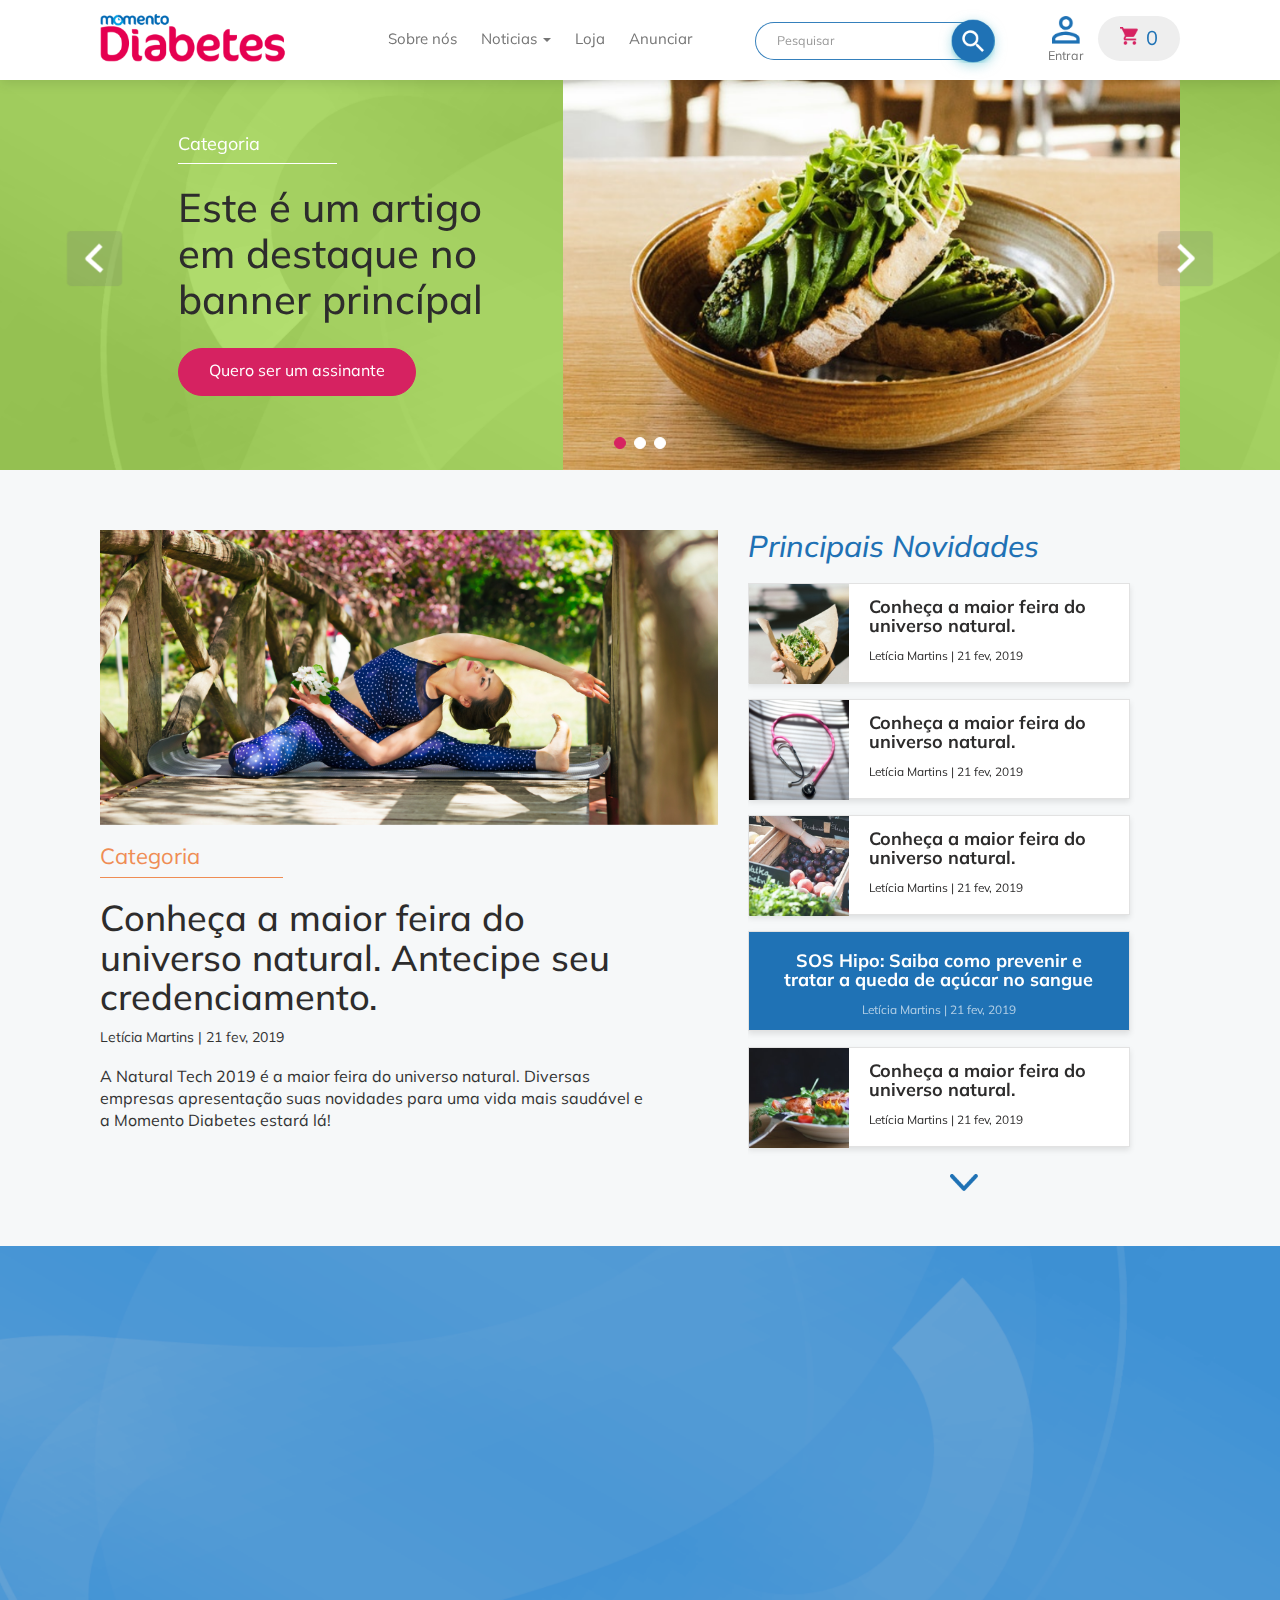
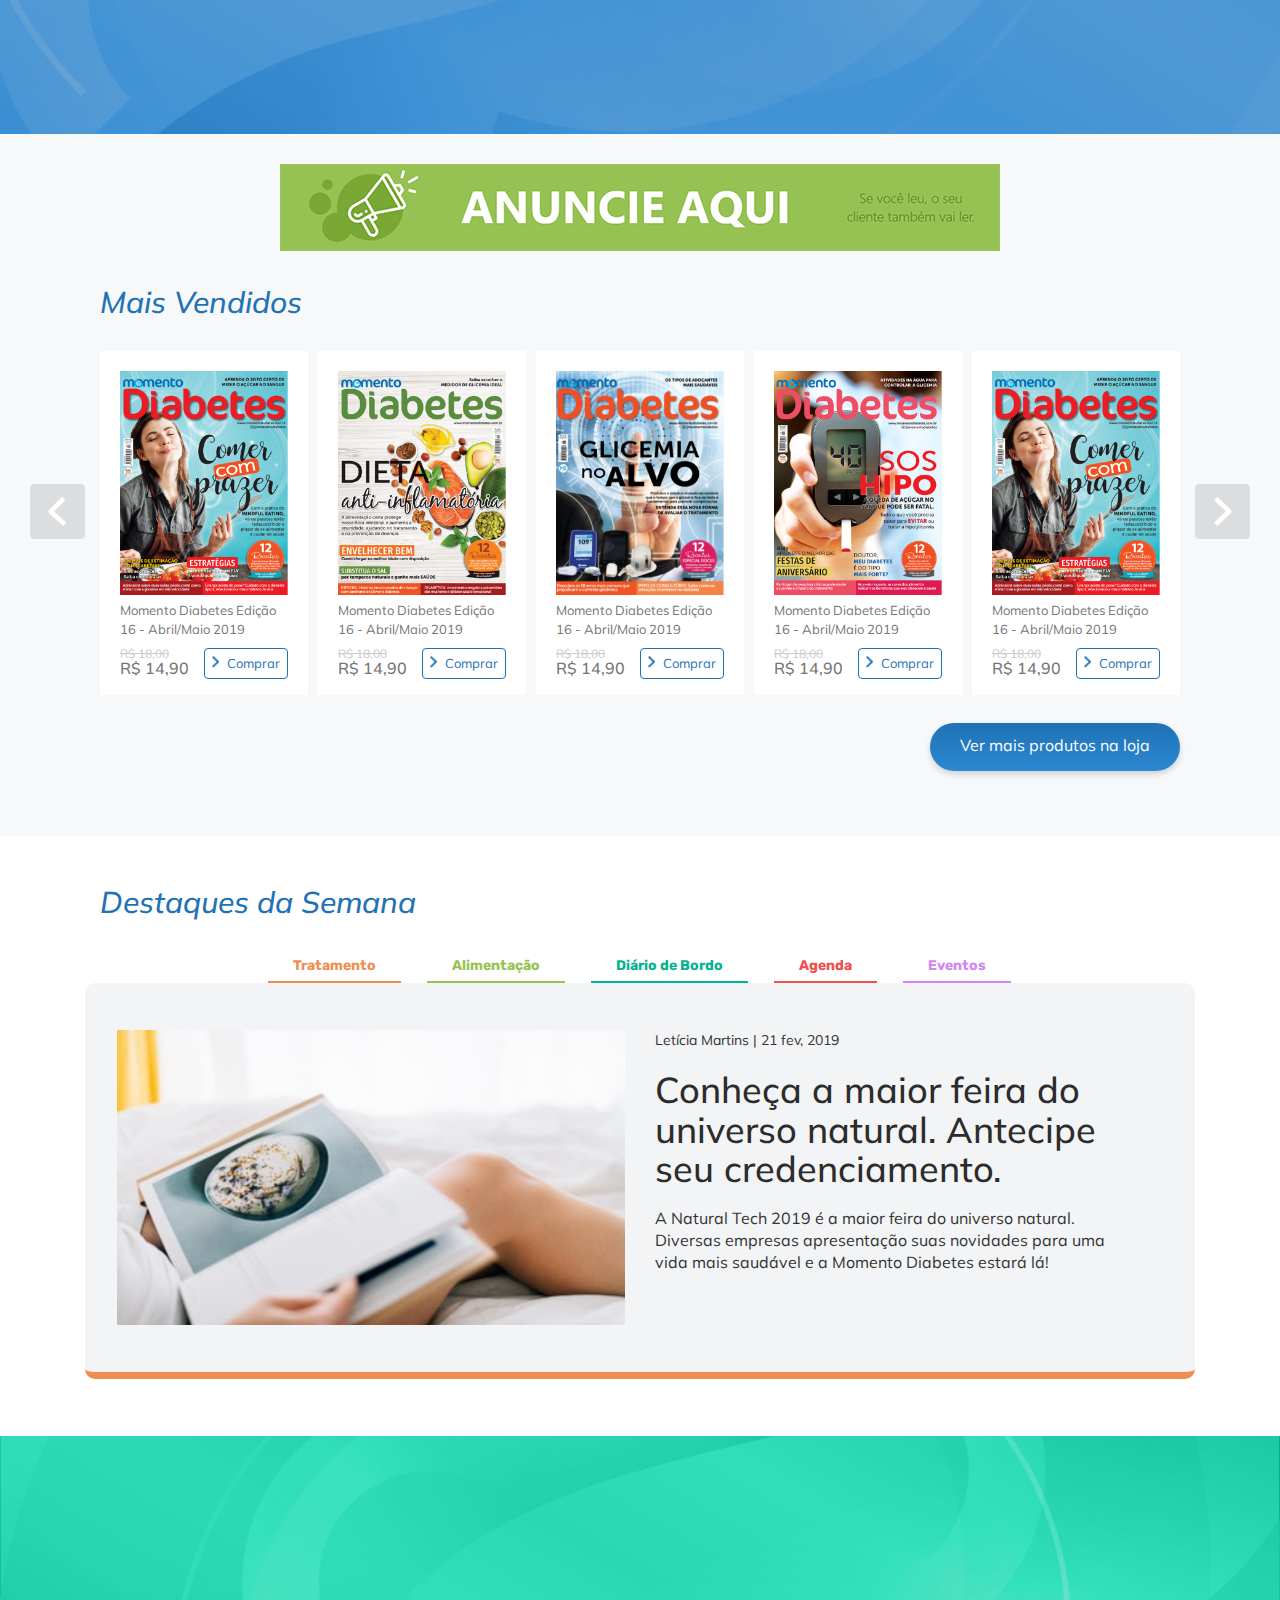
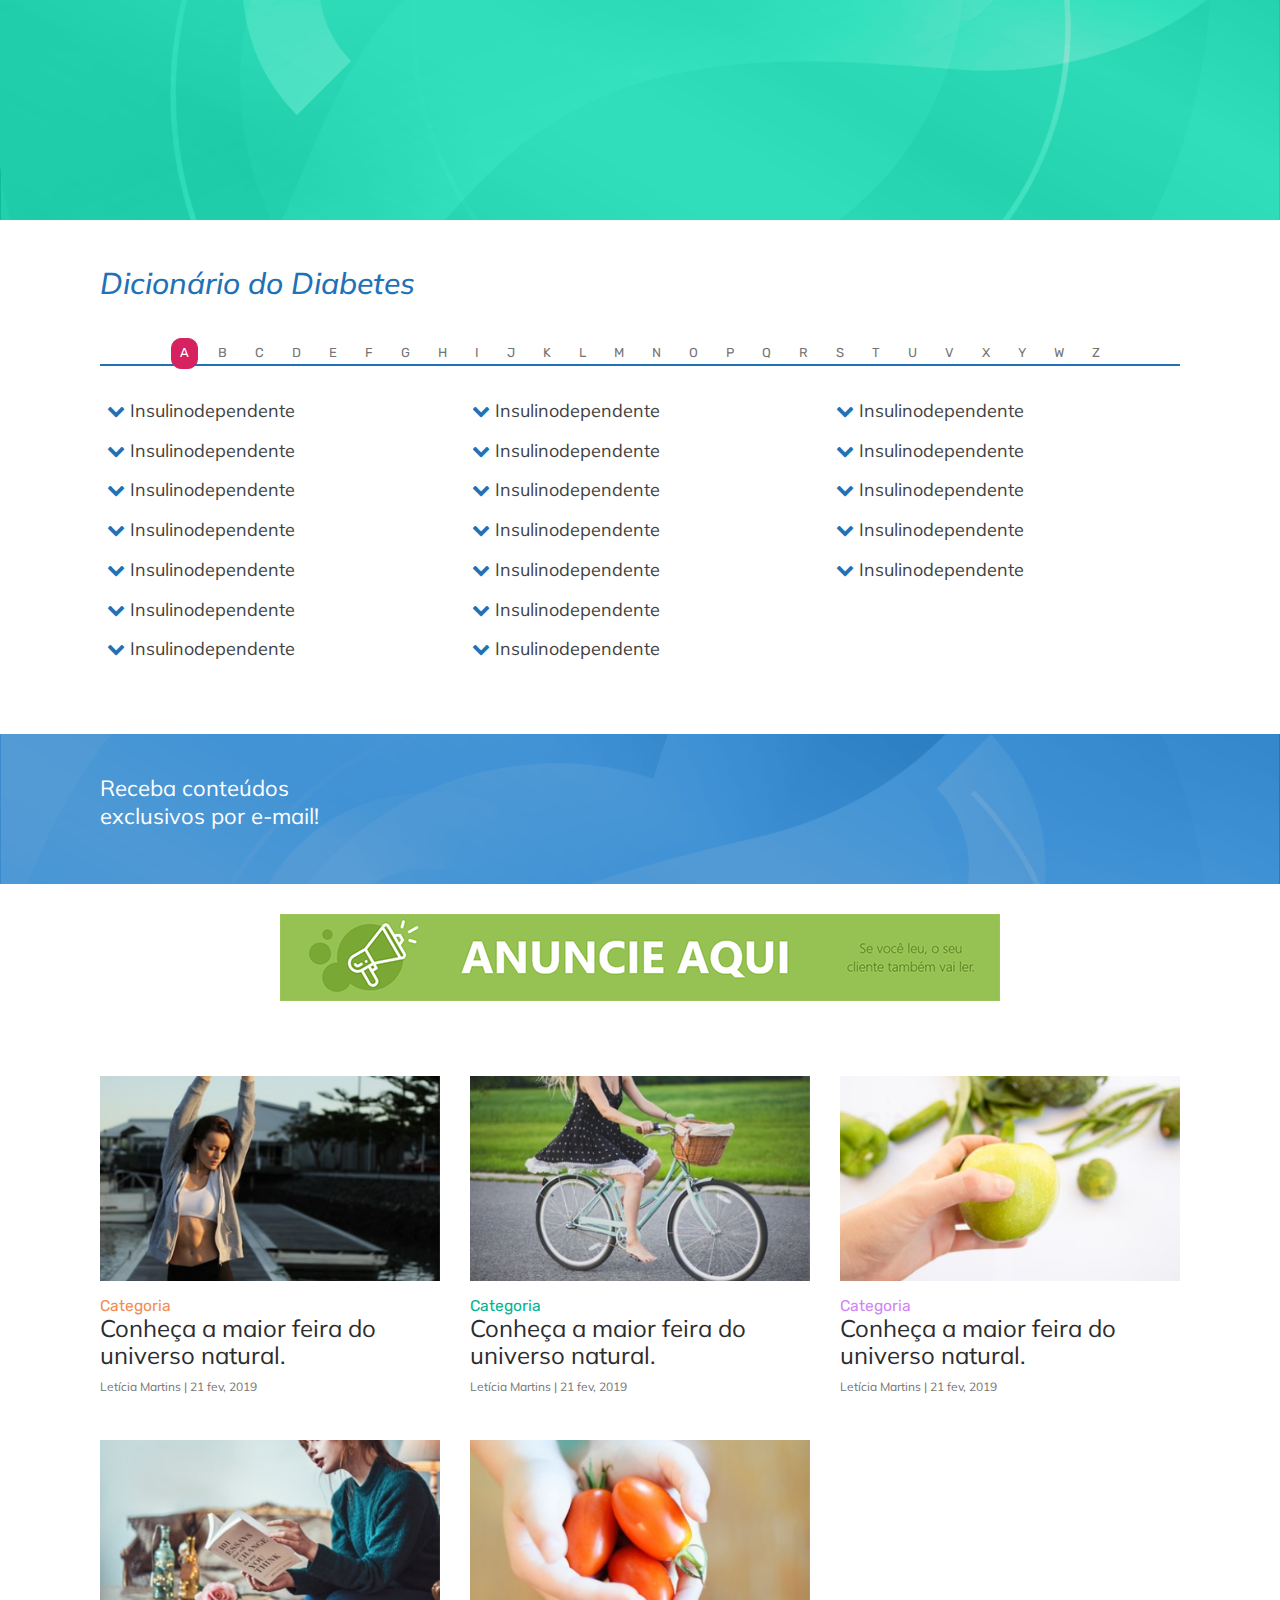
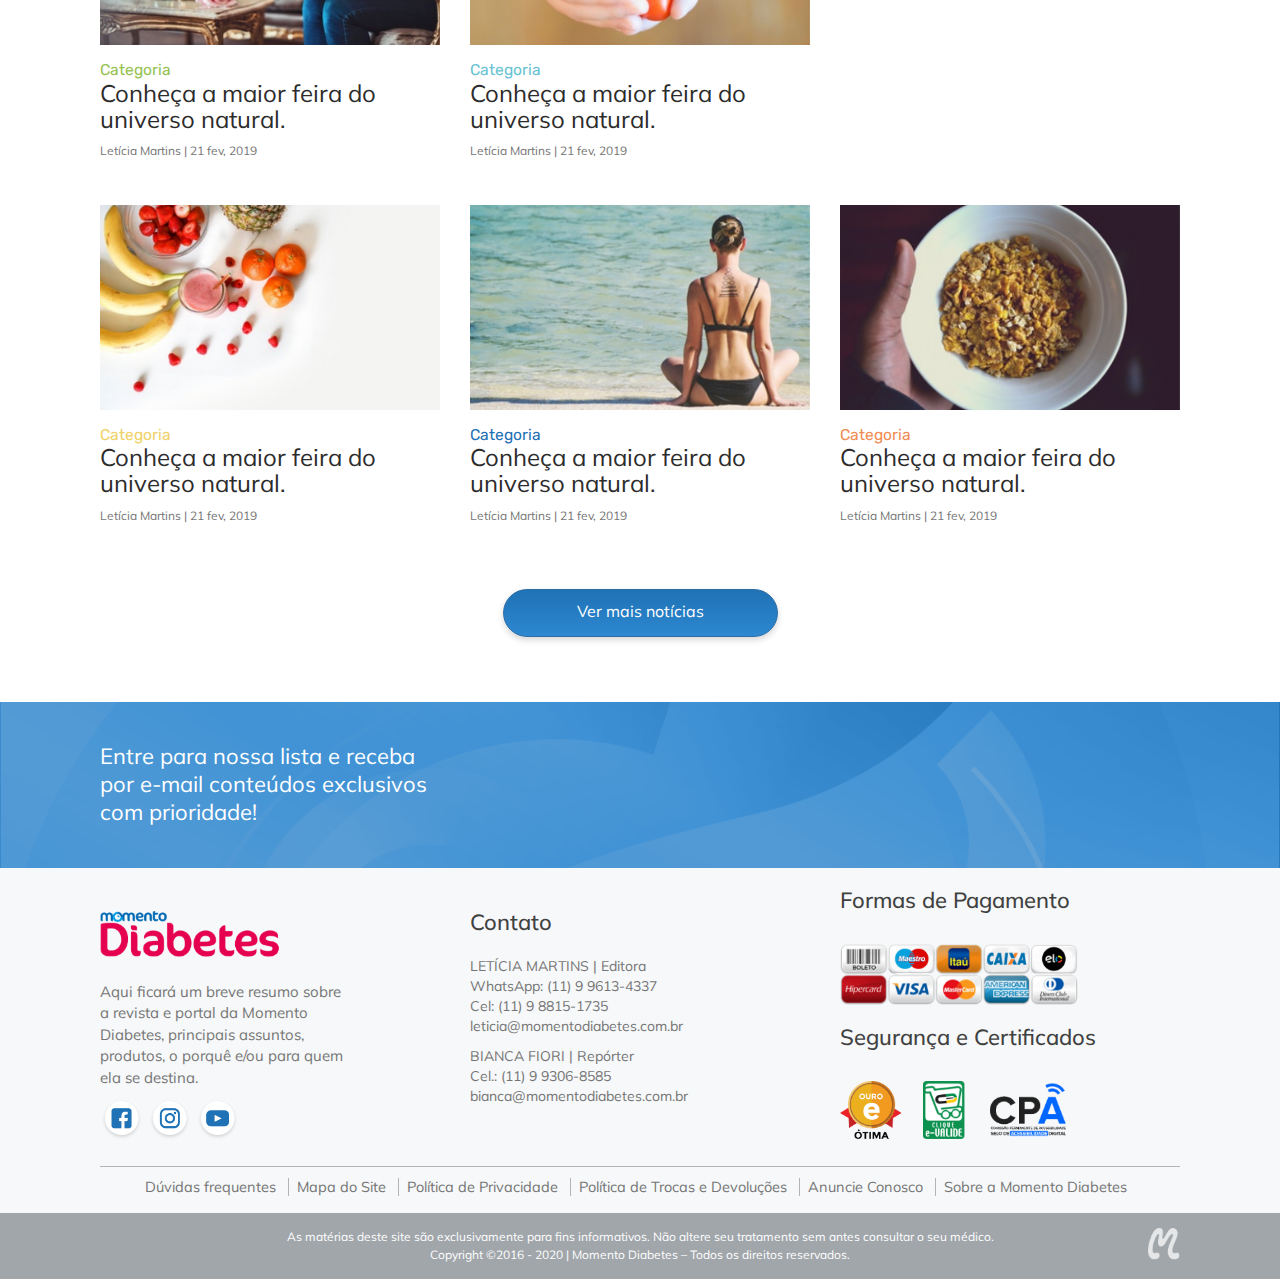
<file: index.html>
<!--
                             `..-://++ooosssoooo++/:--..`                                           
                        ``-:++oossssssssssssssssssssssoo++/:-``                                     
                     `.:+osssssssssssssssssssssssssssssssssssso/:-.                                 
                   .:+osssssssssssssssssssssssssssssssssssssssssssoo/-.`                            
                 `:osssssssssssssssssssssssssssssssssssssssssssssssssso+/-`                         
               ./osssssssssssssssssssssssssssssssssssssssssssssssssssssssso+-.`                     
             `:ossssssssssssssssssssssssssssssssssssssssssssssssssssssssssssso+:`                   
           `.+ssssssssssssssssssssssssooosssssssssssssssssssssssooossssssssssssss/-`                
          `:ossssssssssssssssssso+/-.````.-+ossssssssssssssso+:.````.-/+osssssssssso/.              
         `+ossssssssssssssssss+:.           -+sssssssssssso/.`         `-+osssssssssss/.`           
       `.ossssssssssssssssss+-`              -ossssssssss+.              `-ossssssssssss+:`         
       -ossssssssssssssssso/`                -+sssssssso/`                `.ssssssssssssso+.        
      :osssssssssssssssss+-                  .+sssssss+:                    +ossssssssssssso:`      
     :osssssssssssssssss+-          `        -+ssssss+-          `          /osssssssssssssso/.     
    .ossssssssssssssssso.         .://       -osssss+`        .://-         +osssssssssssssssso`    
   .ossssssssssssssssso-         :osss`     `:sssso/`      `./osso:        `sssssssssssssssssss+.   
  .:ssssssssssssssssso:        `:sssso      ./ssso/`      `:osssso`       `:ssssssssssssssssssss/.  
  :osssssssssssssssso:        `:sssso/      ./ss+-`      `+ossss+:        -osssssssssssssssssssss:` 
 -+sssssssssssssssss/.       `:ossss+.      .:o/`       `ossssso/`       -/ssssssssssssssssssssss+- 
 /osssssssssssssssso.        :+sssss/         `        .+ssssss/.       `/ssssssssssssssssssssssso/ 
.+sssssssssssssssss-`       .ossssso:                `:ossssss+.        /ossssssssssssssssssssssss+.
:osssssssssssssssso        `/ssssss+-                /osssssss.`       :ossssssssssssssssssssssssso:
+ossssssssssssssso-       `-sssssss+-              `/osssssso:       `-ssssssssssssssssssssssssssso/
ossssssssssssssss/        .+sssssss+:             ./ssssssso/        -ossssssssssssssssssssssssssso/
osssssssssssssss+-       `:sssssssso/            -+ssssssss/`       -+sssssssssssssssssssssssssssso+
ssssssssssssssss/`       -+ssssssssso/`       `.+ossssssss/.       .+ssssssssssssssssssssssssssssso/
osssssssssssssss:        :osssssssssss+:.``.-:+sssssssssso.        /ossssssssssssssssssssssssssssso:
+osssssssssssss+-       `+sssssssssssssssssssssssssssssss:`       .ossssssssssssssssssssssssssssss+.
:osssssssssssss/.       .+sssssssssssssssssssssssssssssso`       `/sssssssssssssssssssssssssssssss+ 
.+sssssssssssss:.       -+ssssssssssssssssssssssssssssso/        .ssssssssssssssssssssssssssssssso: 
 /ossssssssssss:`       .+ssssssssssssssssssssssssssssso:       `-sssssssssssssssssssssssssssssss/. 
 -+ssssssssssss:`       `/sssssssssssssssssssssssssssss+-       `-sssssssssssssssssssssssssssssso-  
  -osssssssssss:.        ./osssssoooossssssssssssssssss+-        `/ossssssooosssssssssssssssssss:`  
  `-sssssssssss/.         `.://:-...-/osssssssssssssssso:         `-:///-....:+ssssssssssssssss+`   
   `-ossssssssso-                     -ossssssssssssssso+                     .:sssssssssssssso`    
     :+sssssssss/.                     /ossssssssssssssss-`                    .ossssssssssss+-     
      ./sssssssso/`                    /osssssssssssssssso.                    .osssssssssss+-      
       `-+ssssssso+.                  -osssssssssssssssssso:`                 ./sssssssssss/.       
         `:+ssssssso:.              ./osssssssssssssssssssso+-               -+ossssssssso/`        
           `-/sssssssso/-.````...-/+ossssssssssssssssssssssssso/:-.`````..-:ossssssssssso:          
             `-/ossssssssoooooooosssssssssssssssssssssssssssssssssoooooooosssssssssssso/-           
                .-/sssssssssssssssssssssssssssssssssssssssssssssssssssssssssssssssssso-`            
                   .:+osssssssssssssssssssssssssssssssssssssssssssssssssssssssssssso/`              
                     `.-+ossssssssssssssssssssssssssssssssssssssssssssssssssssssso/.                
                         `.:/oossssssssssssssssssssssssssssssssssssssssssssssso+/`                  
                             `.-/ooosssssssssssssssssssssssssssssssssssssssoo/-`                    
                                  `.-/+oossssssssssssssssssssssssssssssso+:-                        
                                       ```.-:/+++ooooossssssssoooo++/:-``                           
                                        /sdmmhs+.                                                   
                                     `.hmmmmmmmmmd/.                                                
                                   odmmmmmmmmmmmmmmmy`                                              
                                 +dmmmmmmmmmmmmdmmmmmo                                              
                                 /mmmmmmmmmmmss+smmmmd                                              
                            `.   -ohmddssmmy/+oo/ommmh`                                             
                          `::o: -//:++/+//+//+s//osmm/                                              
                        `:/hdhsoho+so//o////////ssyo.                                               
                       `/ydmmmmhoso/oy/oo///++s/. ossoo/-                                           
                     `odmmmmmmmmdsh+/+y/+so/sy`  `soo++oss                                          
               -ssydddmmmmmdddmmmmd+//y/ossmmm+    +o+ss+-                                          
                ymmmmmmmmy+///+sdmmh//os++mmmmmo  -o/s.                                             
              --+ymmmmmmys+/////smmmyso+symmds++o.o/o-                                              
                -oodmmmo////////+mmmdshhydmm+///yo/+/                                               
               +o/ymmms//oo//////ymmmmmmmmmm++sosooy`                                               
              :o/+dmmmo/oy//////+mmmmmmmmmmyso/+osoo/                                               
            `+hssdmmmmo+y///////+mmmmmmmmmyy////+++y-                                               
          -hdmmmmmmmmm+y+/s//+sosdmmmmmmdho/////+oos                                                
         .+yddhmmmmmmdoo//soo+yoysdyho+///////+ssooy:                                               
         .``.y/+mmmmmhso/+ho/+yooyyy///////oshoo+/+++y       .o+                                    
            o+++mmmmmyy++h+/os/yoys+/////osos+/oso++oy:      :mh.`                                  
           :o+++yyso+y+/ss/+s/+y+yy///oydo/y//os//////++/:://omd+o-                                 
           s+/-:+/syhdy+so/so/+hssosoysymmhhooho+///////o//+sohso+/                                 
         .o++hmdmdmmmmmmdd+++os/+oyoosodmmmmmmmmmmyosooooo++/:sooos                                 
        `y++yoydmmmmmmmmmmmdhddyymmmddmmmmmmmmmmmh+yyyyyo.   `dy+/-----::-                          
        /os/s/+odmmmmmmmmmmmmmmmmmmmmmmmmmmmmmmmd/syyyyyyh-  -mh::-.:+:..:y.                        
        soo+s//soymmmmmmmmmmmmmmmmmmmmmmmmmmmmmmy+hyyyyyyh/:o/hh+/+s+-....so::::::                  
       .soo+s///osoydmmmmmmmmmmmmmhyssyydmmmmddhohyyyhhs/-:/s//-/sooo/..:yyoooooydo:--------::.     
       ++oo/s+////ooooydmmmmmmdyo+//++ooosyys+sysssssy:/oo+s/+s+/:--.-+yhyyyyyyhmmyooooooooooos:    
       s/o+/+s//////++//+ossososysyyhyyyyyyyyhhoooooy-....++/:...-/oyhysssssssshmmyoooooooooooos:   
   `/++h+os//oo+/////oo+/oossosyyyyyyyyyyyyyyyyhhoooso-.../-:/+shhyssssssssssssymyooooooooooossos:  
  -dysosyyyyso+oooo+ssso+/++yhyyyyyyyyyyyyyyyyyyydoooosysyyyysooyyyyyyyyyyyyyyyysooooooooooooosssh: 
 /hssssssssssssssssyoooossyyyyhhyyyyyyyyyyyyyyyyyhysssssssssssssssssssssssssssssssssssssyyyyyydhhyh 
 hyhhhshshhydhhhhhhhyhhyhhhyhhyhdhhhhhyyyyyyyyyyyydhhhhyhhhyhhhyhhyhhyhhyyyhyyhsyyyhhshshhhhyhhhyyh`
 hyhhhshshhshhhyyyyhyyhshhhshyyhhhshhshyyhyyyyyyyyydhhhyhhhyhhhyhhyhhyhhhhhhhhhyhhhhhydyhdddhddy/:. 
 ooydhhhdddhddssssssoooooooooo+o+ydddhhhhdyyyyyyyyyyd+:::::::::--------..........````.dhyyhysoos    
   sooyhhsyhdo                   hhddddhhhhyyyyyyyyyyh.                               ohhysdysos:   
  .yoosdyshhd`                 .shyyhhyhd--hyyyyyyyyyyh.                              .dhhsyysooy`  
  oooshhsyhdo                 /hyyyyyyyyyy+odhyyyyyyyyyh:                              syyysdysoo+  
 `yosydyyyyd`                 -syhyyyhhyyyyyyhhhhyyyyyyyh+````                         -hshyhhoooy. 
 oooshssyss:                          `:/+/:-::-.:+yyyyyyyhdddy.    .-::-.`             .:-` +oooos 
`yoooh                                              -syhyyyyhhhhssyhhyyyyh/                  `yooos/
+osoy-                                                ohyyyhhdhdyyyyyyyhy-                    /sosoy
ysyss  
#
# SITE PROJETADO POR
# MANGU BRAND
# WWW.MANGUBRAND.COM.BR
#
# PROGRAMADOR
# DIOGENES OLIVEIRA DOS SANTOS JUNIOR
# WWW.DIOGENESJUNIOR.COM.BR
# CONTATO@DIOGENESJUNIOR.COM.BR
#
# MAIO DE 2019
#
-->
<!DOCTYPE html>
<html lang="pt-br"><head>
<title>Momento Diabetes</title>
<meta charset="utf-8">
<meta http-equiv="X-UA-Compatible" content="IE=edge,chrome=1">
<meta name="viewport" content="width=device-width, initial-scale=1, maximum-scale=1, minimum-scale=1, user-scalable=no, minimal-ui, viewport-fit=cover">
<meta name="theme-color" content="#1F72B5">

    <!-- FAVICON -->
    <link rel="shortcut icon" href="images/favicon.png">
    <link rel="stylesheet" type="text/css" href="css/bootstrap.css" media="all" />
    <link rel="stylesheet" type="text/css" href="css/style.css" />
    <link rel="stylesheet" href="https://maxcdn.bootstrapcdn.com/font-awesome/4.7.0/css/font-awesome.min.css">
    <!-- ANIMATE -->
    <link rel="stylesheet" type="text/css" href="css/animate.css">
    <!-- DROPDOWN -->
    <link href="css/bootstrap-dropdownhover.css" rel="stylesheet">
    <!-- GOOGLE FONTS -->
    <link href="https://fonts.googleapis.com/css?family=Muli:300,400,700,900&display=swap" rel="stylesheet"> <!-- font-family: 'Muli', sans-serif; -->
    <link href="https://fonts.googleapis.com/css?family=Rubik:400,700&display=swap" rel="stylesheet"> <!-- font-family: 'Rubik', sans-serif; -->
    <!-- OWL CARROUSEL -->
    <link rel="stylesheet" type="text/css" href="css/owl.carousel.min.css">


</head>
<body>


<!-- HEADER -->
<header>
   
   <div class="container">
     
     <div class="row">
       
       <!-- COLUNA UM LOGO -->
       <div class="col-lg-3 col-md-3 col-sm-12 col-xs-12 logo">
         <a href="#" title="Moento Diabetes - voltar para o ínicio">
           <img src="images/logo-momentodiabetes2.png" alt="Momento Diabetes Logo">
         </a>
       </div>
       <!-- COLUNA UM LOGO -->

       <!-- COLUNA DOIS MENU E BUSCA -->
       <div class="col-lg-7 col-md-7 col-sm-12 col-xs-12 menu-e-busca">
           <div class="row">
              <div class="col-lg-7 col-md-7 col-sm-12 col-xs-12 coluna-um">
                 <nav>
    <div class="menu-desktop hidden-sm hidden-xs">

                <a href="#" class="menu-pai" title="">Sobre nós</a>

                <span class="dropdown dropdown-inline">
                    <a href="#" class="dropdown-toggle menu-pai" title=""  data-toggle="dropdown" data-hover="dropdown">Noticias <span class="caret"></span></a>

                    <ul class="dropdown-menu dropdownhover-bottom setas" role="menu">

                      <div class="row">
                          
                          <!-- COLUNA UM -->
                          <div class="col-lg-3 col-md-3 menu-coluna menu-coluna-um">
                            <h3>TRATAMENTO</h3>
                            <ul>
                              <li>
                                <a href="#" title="Diabetes Tipo 1">Diabetes Tipo 1</a>
                              </li>
                              <li>
                                <a href="#" title="Diabetes Tipo 2">Diabetes Tipo 2</a>
                              </li>
                              <li>
                                <a href="#" title="Diabetes Gestacional">Diabetes Gestacional</a>
                              </li>
                              <li>
                                <a href="#" title="Todos os Tipos">Todos os Tipos</a>
                              </li>
                              <li>
                                <a href="#" title="Comportamento">Comportamento</a>
                              </li>
                            </ul>
                          </div>
                          <!-- COLUNA UM -->

                          <!-- COLUNA UM -->
                          <div class="col-lg-3 col-md-3 menu-coluna menu-coluna-dois">
                            <h3>ALIMENTAÇÃO</h3>
                            <ul>
                              <li>
                                <a href="#" title="Faz Bem">Faz Bem</a>
                              </li>
                              <li>
                                <a href="#" title="Receitas">Receitas</a>
                              </li>
                              <li>
                                <a href="#" title="Vitrine">Vitrine</a>
                              </li>
                            </ul>
                          </div>
                          <!-- COLUNA UM -->

                          <!-- COLUNA UM -->
                          <div class="col-lg-3 col-md-3 menu-coluna menu-coluna-tres">
                            <h3><a href="#" title="EVENTO ATTD">EVENTO ATTD</a></h3>
                            <h3><a href="#" title="DIÁRIO DE BORDO">DIÁRIO DE BORDO</a></h3>
                            <h3><a href="#" title="AGENDA">AGENDA</a></h3>
                            <h3><a href="#" title="EVENTOS">EVENTOS</a></h3>
                            <h3><a href="#" title="PERGUNTAS E RESPOSTAS">PERGUNTAS E RESPOSTAS</a></h3>
                          </div>
                          <!-- COLUNA UM -->

                          <!-- COLUNA UM -->
                          <div class="col-lg-3 col-md-3 menu-coluna menu-coluna-quatro">
                            <h3>COLUNISTAS</h3>
                             
                                <!-- COLUNISTA --> 
                                <div class="colunista" style="margin-top: -8px;">                                  
                                   <a href="#" title="Nome do Colunista">                                     
                                     <img src="images/colunista-um.png" alt="Nome do Colunista"> 
                                     Gabriel Schon
                                   </a>
                                </div>
                                <!-- COLUNISTA --> 

                                <!-- COLUNISTA --> 
                                <div class="colunista">                                  
                                   <a href="#" title="Nome do Colunista">                                     
                                     <img src="images/colunista-dois.png" alt="Nome do Colunista"> 
                                     Gabriel Schon
                                   </a>
                                </div>
                                <!-- COLUNISTA --> 

                                <!-- COLUNISTA --> 
                                <div class="colunista">                                  
                                   <a href="#" title="Nome do Colunista">                                     
                                     <img src="images/colunista-tres.png" alt="Nome do Colunista"> 
                                     Gabriel Schon
                                   </a>
                                </div>
                                <!-- COLUNISTA --> 

                                <!-- COLUNISTA --> 
                                <div class="colunista">                                  
                                   <a href="#" title="Nome do Colunista">                                     
                                     <img src="images/colunista-quatro.png" alt="Nome do Colunista"> 
                                     Gabriel Schon
                                   </a>
                                </div>
                                <!-- COLUNISTA --> 

                          </div>
                          <!-- COLUNA UM -->

                      </div>

                      <div class="row">
                        <div class="col-lg-12 col-md-12 mais-links">
                          <a href="#" title="VER TODAS AS NOTÍCIAS">VER TODAS AS NOTÍCIAS</a>
                        </div>
                      </div>

                    </ul>
                </span>

                <a href="#" title="" class="menu-pai">Loja</a>                
                <a href="#" title="" class="menu-pai">Anunciar</a>

    </div>
</nav>
              </div>
              <div class="col-lg-5 col-md-5 col-sm-12 col-xs-12 coluna-dois">
                 <form class="form-inline" method="post" action="/">
  
    <div class="form-group">
      <input type="text" class="form-control" id="buscaHeader" placeholder="Pesquisar" name="s" required>
    </div>

    <button type="submit">
      <img src="images/busca-header.png" alt="Busca Header">
    </button>

</form>
              </div>
           </div>
       </div>
       <!-- COLUNA DOIS MENU E BUSCA -->

       <!-- COLUNA TRES ENTRAR CARRINHO -->
       <div class="col-lg-2 col-md-2 col-sm-12 col-xs-12 entrar-e-carrinho">
           
           

           <div class="carrinho">
             <img src="images/carrinho.png" alt="Seu Carrinho"> <span>0</span>
           </div>

           <div class="entrar">
             <a href="#" title="Entrar">
               <img src="images/login.png" alt="Login/Cadastro">
               <br clear="both">
               Entrar
             </a> 
           </div>

       </div>
       <!-- COLUNA TRES ENTRAR CARRINHO -->

     </div>

   </div>

</header>
<!-- HEADER -->



<!-- SLIDE PRINCIPAL -->
<section class="banner-principal">
    <div class="container">
      <div class="row">
        
        <div class="col-lg-12 col-md-12 col-sm-12 col-xs-12">
          
             <div id="carousel-principal" class="carousel slide" data-ride="carousel">
  <!-- Indicators -->
  <ol class="carousel-indicators">
    <li data-target="#carousel-principal" data-slide-to="0" class="active"></li>
    <li data-target="#carousel-principal" data-slide-to="1"></li>
    <li data-target="#carousel-principal" data-slide-to="2"></li>
  </ol>

  <!-- Wrapper for slides -->
  <div class="carousel-inner" role="listbox">
    
    
    <!-- PAGINA -->
    <div class="item active">
             <!-- CONTEUDO BANNER -->
             <div class="row">
               <div class="col-lg-4 col-md-4 col-lg-offset-1 col-md-offset-1 col-sm-12 col-xs-12 coluna-um">
                 <h1>
                   <small>Categoria</small>
                   Este é um artigo em destaque no banner princípal
                 </h1>
                 <p>
                   <a href="#" title="Quero ser um assinante" class="btn btn-default">
                     Quero ser um assinante
                   </a>
                 </p>
               </div>
               <div class="col-lg-7 col-md-7 col-sm-12 col-xs-12 coluna-dois wow fadeInLeft" data-wow-delay="0.5s">
                 <div class="imagem-banner" style="background:url('images/photo-1551266519-b6713933ebd6.png') #f2f2f2 no-repeat;background-size: cover;background-position: center center;">
                     <a href="#" title="Clique para ver o artigo: artigo em destaque no banner">
                       &nbsp;
                     </a>
                 </div>
               </div>
             </div>
             <!-- CONTEUDO BANNER -->
    </div>
    <!-- PAGINA -->



    <!-- PAGINA -->
    <div class="item">
             <!-- CONTEUDO BANNER -->
             <div class="row">
               <div class="col-lg-4 col-md-4 col-lg-offset-1 col-md-offset-1 col-sm-12 col-xs-12 coluna-um">
                 <h1>
                   <small>Categoria</small>
                   Este é um artigo em destaque no banner princípal 2
                 </h1>
                 <p>
                   <a href="#" title="Quero ser um assinante" class="btn btn-default">
                     Quero ser um assinante
                   </a>
                 </p>
               </div>
               <div class="col-lg-7 col-md-7 col-sm-12 col-xs-12 coluna-dois wow fadeInLeft" data-wow-delay="0.5s">
                 <div class="imagem-banner" style="background:url('images/luke-chesser-22256-unsplash.png') #f2f2f2 no-repeat;background-size: cover;background-position: center center;">
                     <a href="#" title="Clique para ver o artigo: artigo em destaque no banner">
                       &nbsp;
                     </a>
                 </div>
               </div>
             </div>
             <!-- CONTEUDO BANNER -->
    </div>
    <!-- PAGINA -->




    <!-- PAGINA -->
    <div class="item">
             <!-- CONTEUDO BANNER -->
             <div class="row">
               <div class="col-lg-4 col-md-4 col-lg-offset-1 col-md-offset-1 col-sm-12 col-xs-12 coluna-um">
                 <h1>
                   <small>Categoria</small>
                   Este é um artigo em destaque no banner princípal 3
                 </h1>
                 <p>
                   <a href="#" title="Quero ser um assinante" class="btn btn-default">
                     Quero ser um assinante
                   </a>
                 </p>
               </div>
               <div class="col-lg-7 col-md-7 col-sm-12 col-xs-12 coluna-dois wow fadeInLeft" data-wow-delay="0.5s">
                 <div class="imagem-banner" style="background:url('images/checking-close-up-diabetes-1001897.png') #f2f2f2 no-repeat;background-size: cover;background-position: center center;">
                     <a href="#" title="Clique para ver o artigo: artigo em destaque no banner">
                       &nbsp;
                     </a>
                 </div>
               </div>
             </div>
             <!-- CONTEUDO BANNER -->
    </div>
    <!-- PAGINA -->


    


  </div>

  <!-- Controls -->
  <a class="left carousel-control" href="#carousel-principal" role="button" data-slide="prev">
    <img src="images/left.png" alt="Banner anterior">
  </a>
  <a class="right carousel-control" href="#carousel-principal" role="button" data-slide="next">
    <img src="images/right.png" alt="Próximo banner">
  </a>
</div>
          
        </div>

      </div>
    </div>
</section>
<!-- SLIDE PRINCIPAL -->

<!-- WORK -->
<section class="principal cinza">
  <div class="container work">
   

     <div class="row">
       
       <!-- COLUNA UM -->
       <div class="col-lg-7 col-md-7 col-sm-12 col-xs-12 coluna-um destaque-homepage">
         
         <article>
             <div class="imagem-de-destaque" style="background: url('images/postagem.png') #f2f2f2 no-repeat;background-size: cover;background-position: center center;">
               <a href="#" title="Título do banner">&nbsp;</a>
             </div>

             <h1>
               <small>Categoria</small>
               <a href="#" title="Conheça a maior feira do universo natural. Antecipe seu credenciamento.">
                 Conheça a maior feira do universo natural. Antecipe seu credenciamento.
               </a>
             </h1>
             <p class="tagline">Letícia Martins | 21 fev, 2019</p>
             <p class="resumo">
                A Natural Tech 2019 é a maior feira do universo natural. Diversas empresas apresentação suas novidades para uma vida mais saudável e a Momento Diabetes estará lá!
             </p>
         </article>

       </div>
       <!-- COLUNA UM -->

       <!-- COLUNA DOIS -->
       <div class="col-lg-5 col-md-5 col-sm-12 col-xs-12 coluna-dois micro-slide">
           <h2><i>Principais Novidades</i></h2>

              <div id="carousel-banner-artigos" class="carousel vertical slide" data-ride="carousel" data-interval="false">

  <!-- Wrapper for slides -->
  <div class="carousel-inner" role="listbox">
    
                <!-- ######## PAGINA ######## -->
                <div class="item active">
                  
                            <!-- ITEM CHILD -->
                            <div class="item-child">
                              <span class="imagem-destaque-item" style="background: url('images/quadrado-um.png') #ccc no-repeat;background-size: cover;background-position: center center;">
                                <a href="#" title="Título da Matéria">
                                  &nbsp;
                                </a>
                              </span>
                              <p>
                                <a href="#" title="Título da Matéria">
                                  <b>Conheça a maior feira do universo natural.</b>
                                </a>
                              </p>
                              <p>
                                <small>
                                  Letícia Martins  |  21 fev, 2019
                                </small>
                              </p>
                            </div>
                            <!-- ITEM CHILD -->

                            <!-- ITEM CHILD -->
                            <div class="item-child">
                              <span class="imagem-destaque-item" style="background: url('images/quadrado-dois.png') #ccc no-repeat;background-size: cover;background-position: center center;">
                                <a href="#" title="Título da Matéria">
                                  &nbsp;
                                </a>
                              </span>
                              <p>
                                <a href="#" title="Título da Matéria">
                                  <b>Conheça a maior feira do universo natural.</b>
                                </a>
                              </p>
                              <p>
                                <small>
                                  Letícia Martins  |  21 fev, 2019
                                </small>
                              </p>
                            </div>
                            <!-- ITEM CHILD -->

                            <!-- ITEM CHILD -->
                            <div class="item-child">
                              <span class="imagem-destaque-item" style="background: url('images/quadrado-tres.png') #ccc no-repeat;background-size: cover;background-position: center center;">
                                <a href="#" title="Título da Matéria">
                                  &nbsp;
                                </a>
                              </span>
                              <p>
                                <a href="#" title="Título da Matéria">
                                  <b>Conheça a maior feira do universo natural.</b>
                                </a>
                              </p>
                              <p>
                                <small>
                                  Letícia Martins  |  21 fev, 2019
                                </small>
                              </p>
                            </div>
                            <!-- ITEM CHILD -->


                            <!-- ITEM CHILD -->
                            <div class="item-child total-blue">
                              
                              <p>
                                <a href="#" title="Título da Matéria">
                                  <b>SOS Hipo: Saiba como prevenir e tratar a queda de açúcar no sangue</b>
                                </a>
                              </p>
                              <p>
                                <small>
                                  Letícia Martins  |  21 fev, 2019
                                </small>
                              </p>
                            
                            </div>
                            <!-- ITEM CHILD -->


                            <!-- ITEM CHILD -->
                            <div class="item-child">
                              <span class="imagem-destaque-item" style="background: url('images/quadrado-quatro.png') #ccc no-repeat;background-size: cover;background-position: center center;">
                                <a href="#" title="Título da Matéria">
                                  &nbsp;
                                </a>
                              </span>
                              <p>
                                <a href="#" title="Título da Matéria">
                                  <b>Conheça a maior feira do universo natural.</b>
                                </a>
                              </p>
                              <p>
                                <small>
                                  Letícia Martins  |  21 fev, 2019
                                </small>
                              </p>
                            </div>
                            <!-- ITEM CHILD -->

                </div>
                <!-- ######## PAGINA ######## -->



                <!-- ######## PAGINA ######## -->
                <div class="item">
                  
                            <!-- ITEM CHILD -->
                            <div class="item-child">
                              <span class="imagem-destaque-item" style="background: url('images/quadrado-um.png') #ccc no-repeat;background-size: cover;background-position: center center;">
                                <a href="#" title="Título da Matéria">
                                  &nbsp;
                                </a>
                              </span>
                              <p>
                                <a href="#" title="Título da Matéria">
                                  <b>Conheça a maior feira do universo natural 2.</b>
                                </a>
                              </p>
                              <p>
                                <small>
                                  Letícia Martins  |  21 fev, 2019
                                </small>
                              </p>
                            </div>
                            <!-- ITEM CHILD -->

                            <!-- ITEM CHILD -->
                            <div class="item-child">
                              <span class="imagem-destaque-item" style="background: url('images/quadrado-dois.png') #ccc no-repeat;background-size: cover;background-position: center center;">
                                <a href="#" title="Título da Matéria">
                                  &nbsp;
                                </a>
                              </span>
                              <p>
                                <a href="#" title="Título da Matéria">
                                  <b>Conheça a maior feira do universo natural 3.</b>
                                </a>
                              </p>
                              <p>
                                <small>
                                  Letícia Martins  |  21 fev, 2019
                                </small>
                              </p>
                            </div>
                            <!-- ITEM CHILD -->

                            <!-- ITEM CHILD -->
                            <div class="item-child">
                              <span class="imagem-destaque-item" style="background: url('images/quadrado-tres.png') #ccc no-repeat;background-size: cover;background-position: center center;">
                                <a href="#" title="Título da Matéria">
                                  &nbsp;
                                </a>
                              </span>
                              <p>
                                <a href="#" title="Título da Matéria">
                                  <b>Conheça a maior feira do universo natural 4.</b>
                                </a>
                              </p>
                              <p>
                                <small>
                                  Letícia Martins  |  21 fev, 2019
                                </small>
                              </p>
                            </div>
                            <!-- ITEM CHILD -->


                            <!-- ITEM CHILD -->
                            <div class="item-child total-blue">
                              
                              <p>
                                <a href="#" title="Título da Matéria">
                                  <b>Um título de exemplo um pouco maior que estamos usando aqui</b>
                                </a>
                              </p>
                              <p>
                                <small>
                                  Letícia Martins  |  21 fev, 2019
                                </small>
                              </p>
                            
                            </div>
                            <!-- ITEM CHILD -->


                            <!-- ITEM CHILD -->
                            <div class="item-child">
                              <span class="imagem-destaque-item" style="background: url('images/quadrado-quatro.png') #ccc no-repeat;background-size: cover;background-position: center center;">
                                <a href="#" title="Título da Matéria">
                                  &nbsp;
                                </a>
                              </span>
                              <p>
                                <a href="#" title="Título da Matéria">
                                  <b>Conheça a maior feira do universo natural 6.</b>
                                </a>
                              </p>
                              <p>
                                <small>
                                  Letícia Martins  |  21 fev, 2019
                                </small>
                              </p>
                            </div>
                            <!-- ITEM CHILD -->

                </div>
                <!-- ######## PAGINA ######## -->
    

  
  </div>

  <!-- Controls 
  <a class="left carousel-control" href="#carousel-banner-artigos" role="button" data-slide="prev">
    <span class="glyphicon glyphicon-chevron-left" aria-hidden="true"></span>
    <span class="sr-only">Previous</span>
  </a>
  <a class="right carousel-control" href="#carousel-banner-artigos" role="button" data-slide="next">
    <span class="glyphicon glyphicon-chevron-right" aria-hidden="true"></span>
    <span class="sr-only">Next</span>
  </a>
-->
</div>

              <div class="col-lg-12 col-md-12 col-sm-12 col-xs-12 text-center mover-vertical">
                 <a href="#carousel-banner-artigos" role="button" data-slide="next">
                   <img src="images/mover-vertical.png" alt="mover vertical">
                 </a>
              </div>
                      
       </div>
       <!-- COLUNA DOIS -->

     </div> 
   

  </div>
</section>
<!-- WORK -->



<!-- TABELAS ACINANTES -->
<section class="tabelas-assinantes">
  
    <div class="container">
      
      <div class="row">
        
          <div class="col-lg-8 col-md-8 col-lg-offset-2 col-md-offset-2 col-sm-12 col-xs-12">
            
             <div class="row">
                
                <!-- COLUNA UM -->
                <div class="col-lg-6 col-md-6 col-sm-12 col-xs-12 coluna-um">
                   <div class="tabela wow fadeInDown" data-wow-delay="0.3s">
                     <h2><img src="images/cadastro-gratis.png" alt="Cadastro Grátis"> Cadastro Grátis</h2>
                     <ul>
                       <li>
                         <span>✓</span> Quero fazer meu cadastro
                       </li>
                       <li>
                         <span>✓</span> Quero fazer meu cadastro
                       </li>
                       <li>
                         <span>✓</span> Quero fazer meu cadastro
                       </li>
                     </ul>
                     <p>
                       <a href="#" title="Quero me Cadastrar" class="btn btn-primary">
                         Quero me Cadastrar
                       </a>
                     </p>
                   </div>
                </div>
                <!-- COLUNA UM -->

                <!-- COLUNA DOIS -->
                <div class="col-lg-6 col-md-6 col-sm-12 col-xs-12 coluna-dois">
                   <div class="tabela wow fadeInDown" data-wow-delay="0.6s">
                     <h2><img src="images/assinante.png" alt="Assinante"> Assinante</h2>
                     <ul>
                       <li>
                          <span>✓</span> Quero fazer meu cadastro
                       </li>
                       <li>
                          <span>✓</span> Quero fazer meu cadastro
                       </li>
                       <li>
                          <span>✓</span> Quero fazer meu cadastro
                       </li>
                       <li>
                          <span>✓</span> Quero fazer meu cadastro
                       </li>
                       <li>
                          <span>✓</span> Quero fazer meu cadastro
                       </li>
                     </ul>
                     <p>
                       <a href="#" title="Quero ser um assinante" class="btn btn-default">
                         Quero ser um assinante
                       </a>
                     </p>
                   </div>
                </div>
                <!-- COLUNA DOIS -->

             </div>

          </div>

      </div>

    </div>

</section>
<!-- TABELAS ACINANTES -->



<!-- WORK -->
<section class="principal cinza">
  <div class="container work destaque-produtos-homepage-pai padding-30">
     
     <!-- ADS 720 -->
     <div class="row">
       <div class="col-lg-12 col-md-12 col-sm-12 col-xs-12 ads">
          <a href="#" title="destino do banner ou nome do anúncio">
             <img src="images/720.png" alt="Nome do banner ou anúncio">
          </a>
       </div>
     </div>
     <!-- ADS 720 -->


     <!-- DESTAQUE PRODUTOS EDIÇÕES -->
     <div class="row">
       
       <div class="col-lg-12 col-md-12 col-sm-12 col-xs-12 destaque-produtos-homepage">

           <h2><i>Mais Vendidos</i></h2>
         
           <div id="itensLojaDestaque" class="owl-carousel owl-theme">

             <div class="item">
               <div class="produto">
                 <div class="edicao-produto" style="background: url('images/edicao1.png') #f2f2f2 no-repeat;background-size: cover;background-position: center center;">
                   <a href="#" title="Clique para ver mais detalhes">&nbsp;</a>
                 </div>
                 <p>
                    <a href="#" title="Momento Diabetes Edição 16 - Abril/Maio 2019">
                      Momento Diabetes Edição 16 - Abril/Maio 2019
                    </a>
                 </p>
                 <div class="row">
                   <div class="col-lg-6 col-md-6 col-sm-6 col-xs-6 coluna-um">
                     <h5>
                       <small><stroke>R$ 18,00</stroke></small>
                       R$ 14,90
                     </h5>
                   </div>
                   <div class="col-lg-6 col-md-6 col-sm-6 col-xs-6 coluna-dois">
                      <a href="#" title="Comprar produto" class="btn btn-comprar">
                         <img src="images/btn-comprar-nao-ativo.png" alt="Comprar esse produto"> Comprar
                      </a>
                   </div>
                 </div>
               </div>
             </div>

             <div class="item">
               <div class="produto">
                 <div class="edicao-produto" style="background: url('images/edicao2.png') #f2f2f2 no-repeat;background-size: cover;background-position: center center;">
                   <a href="#" title="Clique para ver mais detalhes">&nbsp;</a>
                 </div>
                 <p>
                    <a href="#" title="Momento Diabetes Edição 16 - Abril/Maio 2019">
                      Momento Diabetes Edição 16 - Abril/Maio 2019
                    </a>
                 </p>
                 <div class="row">
                   <div class="col-lg-6 col-md-6 col-sm-6 col-xs-6 coluna-um">
                     <h5>
                       <small><stroke>R$ 18,00</stroke></small>
                       R$ 14,90
                     </h5>
                   </div>
                   <div class="col-lg-6 col-md-6 col-sm-6 col-xs-6 coluna-dois">
                      <a href="#" title="Comprar produto" class="btn btn-comprar">
                         <img src="images/btn-comprar-nao-ativo.png" alt="Comprar esse produto"> Comprar
                      </a>
                   </div>
                 </div>
               </div>
             </div>

             <div class="item">
               <div class="produto">
                 <div class="edicao-produto" style="background: url('images/edicao3.png') #f2f2f2 no-repeat;background-size: cover;background-position: center center;">
                   <a href="#" title="Clique para ver mais detalhes">&nbsp;</a>
                 </div>
                 <p>
                    <a href="#" title="Momento Diabetes Edição 16 - Abril/Maio 2019">
                      Momento Diabetes Edição 16 - Abril/Maio 2019
                    </a>
                 </p>
                 <div class="row">
                   <div class="col-lg-6 col-md-6 col-sm-6 col-xs-6 coluna-um">
                     <h5>
                       <small><stroke>R$ 18,00</stroke></small>
                       R$ 14,90
                     </h5>
                   </div>
                   <div class="col-lg-6 col-md-6 col-sm-6 col-xs-6 coluna-dois">
                      <a href="#" title="Comprar produto" class="btn btn-comprar">
                         <img src="images/btn-comprar-nao-ativo.png" alt="Comprar esse produto"> Comprar
                      </a>
                   </div>
                 </div>
               </div>
             </div>

             <div class="item">
               <div class="produto">
                 <div class="edicao-produto" style="background: url('images/edicao4.png') #f2f2f2 no-repeat;background-size: cover;background-position: center center;">
                   <a href="#" title="Clique para ver mais detalhes">&nbsp;</a>
                 </div>
                 <p>
                    <a href="#" title="Momento Diabetes Edição 16 - Abril/Maio 2019">
                      Momento Diabetes Edição 16 - Abril/Maio 2019
                    </a>
                 </p>
                 <div class="row">
                   <div class="col-lg-6 col-md-6 col-sm-6 col-xs-6 coluna-um">
                     <h5>
                       <small><stroke>R$ 18,00</stroke></small>
                       R$ 14,90
                     </h5>
                   </div>
                   <div class="col-lg-6 col-md-6 col-sm-6 col-xs-6 coluna-dois">
                      <a href="#" title="Comprar produto" class="btn btn-comprar">
                         <img src="images/btn-comprar-nao-ativo.png" alt="Comprar esse produto"> Comprar
                      </a>
                   </div>
                 </div>
               </div>
             </div>




             <div class="item">
               <div class="produto">
                 <div class="edicao-produto" style="background: url('images/edicao1.png') #f2f2f2 no-repeat;background-size: cover;background-position: center center;">
                   <a href="#" title="Clique para ver mais detalhes">&nbsp;</a>
                 </div>
                 <p>
                    <a href="#" title="Momento Diabetes Edição 16 - Abril/Maio 2019">
                      Momento Diabetes Edição 16 - Abril/Maio 2019
                    </a>
                 </p>
                 <div class="row">
                   <div class="col-lg-6 col-md-6 col-sm-6 col-xs-6 coluna-um">
                     <h5>
                       <small><stroke>R$ 18,00</stroke></small>
                       R$ 14,90
                     </h5>
                   </div>
                   <div class="col-lg-6 col-md-6 col-sm-6 col-xs-6 coluna-dois">
                      <a href="#" title="Comprar produto" class="btn btn-comprar">
                         <img src="images/btn-comprar-nao-ativo.png" alt="Comprar esse produto"> Comprar
                      </a>
                   </div>
                 </div>
               </div>
             </div>

             <div class="item">
               <div class="produto">
                 <div class="edicao-produto" style="background: url('images/edicao2.png') #f2f2f2 no-repeat;background-size: cover;background-position: center center;">
                   <a href="#" title="Clique para ver mais detalhes">&nbsp;</a>
                 </div>
                 <p>
                    <a href="#" title="Momento Diabetes Edição 16 - Abril/Maio 2019">
                      Momento Diabetes Edição 16 - Abril/Maio 2019
                    </a>
                 </p>
                 <div class="row">
                   <div class="col-lg-6 col-md-6 col-sm-6 col-xs-6 coluna-um">
                     <h5>
                       <small><stroke>R$ 18,00</stroke></small>
                       R$ 14,90
                     </h5>
                   </div>
                   <div class="col-lg-6 col-md-6 col-sm-6 col-xs-6 coluna-dois">
                      <a href="#" title="Comprar produto" class="btn btn-comprar">
                         <img src="images/btn-comprar-nao-ativo.png" alt="Comprar esse produto"> Comprar
                      </a>
                   </div>
                 </div>
               </div>
             </div>

             <div class="item">
               <div class="produto">
                 <div class="edicao-produto" style="background: url('images/edicao3.png') #f2f2f2 no-repeat;background-size: cover;background-position: center center;">
                   <a href="#" title="Clique para ver mais detalhes">&nbsp;</a>
                 </div>
                 <p>
                    <a href="#" title="Momento Diabetes Edição 16 - Abril/Maio 2019">
                      Momento Diabetes Edição 16 - Abril/Maio 2019
                    </a>
                 </p>
                 <div class="row">
                   <div class="col-lg-6 col-md-6 col-sm-6 col-xs-6 coluna-um">
                     <h5>
                       <small><stroke>R$ 18,00</stroke></small>
                       R$ 14,90
                     </h5>
                   </div>
                   <div class="col-lg-6 col-md-6 col-sm-6 col-xs-6 coluna-dois">
                      <a href="#" title="Comprar produto" class="btn btn-comprar">
                         <img src="images/btn-comprar-nao-ativo.png" alt="Comprar esse produto"> Comprar
                      </a>
                   </div>
                 </div>
               </div>
             </div>

             <div class="item">
               <div class="produto">
                 <div class="edicao-produto" style="background: url('images/edicao4.png') #f2f2f2 no-repeat;background-size: cover;background-position: center center;">
                   <a href="#" title="Clique para ver mais detalhes">&nbsp;</a>
                 </div>
                 <p>
                    <a href="#" title="Momento Diabetes Edição 16 - Abril/Maio 2019">
                      Momento Diabetes Edição 16 - Abril/Maio 2019
                    </a>
                 </p>
                 <div class="row">
                   <div class="col-lg-6 col-md-6 col-sm-6 col-xs-6 coluna-um">
                     <h5>
                       <small><stroke>R$ 18,00</stroke></small>
                       R$ 14,90
                     </h5>
                   </div>
                   <div class="col-lg-6 col-md-6 col-sm-6 col-xs-6 coluna-dois">
                      <a href="#" title="Comprar produto" class="btn btn-comprar">
                         <img src="images/btn-comprar-nao-ativo.png" alt="Comprar esse produto"> Comprar
                      </a>
                   </div>
                 </div>
               </div>
             </div>

                    



           </div>
           

           <p style="text-align: right;padding-top: 8px;">
              <a href="#" title="Ver mais produtos na loja" class="btn btn-primary">
                Ver mais produtos na loja
              </a>
           </p> 

             <!-- Controls -->
     <a class="left carousel-control-produtos" href="javascript:void(0)" role="button" id="destaqueProdutosLeft">
       <img src="images/left.png" alt="mais produtos">
     </a>
     <a class="right carousel-control-produtos" href="javascript:void(0)" role="button" id="destaqueProdutosRight">
       <img src="images/right.png" alt="mais produtos">
     </a>

       </div>

     

     </div>
     <!-- DESTAQUE PRODUTOS EDIÇÕES -->
    

  </div>


</section>
<!-- WORK -->


<!-- WORK -->
<div class="container work abas-destaques-semanas">
  
    
    <div class="row">
      <div class="col-lg-12 col-md-12 col-sm-12 col-xs-12">
         <h2><i>Destaques da Semana</i></h2>
      </div>
    </div>

    <!-- ABAS CENTRALIZADAS -->
    <div class="row">
      <div class="col-lg-12 col-md-12 col-sm-12 col-xs-12 centered-tabs">        

             <ul class="nav nav-tabs" role="tablist">
               <li role="presentation" class="active"><a onclick="mudarAbaBorda('#EF8D54',this);" class="aba-tratamento" href="#tabTratamento" aria-controls="tabTratamento" role="tab" data-toggle="tab">Tratamento</a></li>
               <li role="presentation"><a onclick="mudarAbaBorda('#96C253',this);" class="aba-alimentacao" href="#tabAlimentacao" aria-controls="tabAlimentacao" role="tab" data-toggle="tab">Alimentação</a></li>
               <li role="presentation"><a onclick="mudarAbaBorda('#05B390',this);" class="aba-diario-de-bordo" href="#tabDiarioDeBordo" aria-controls="tabDiarioDeBordo" role="tab" data-toggle="tab">Diário de Bordo</a></li>
               <li role="presentation"><a onclick="mudarAbaBorda('#F14E4E',this);" class="aba-agenda" href="#tabAgenda" aria-controls="tabAgenda" role="tab" data-toggle="tab">Agenda</a></li>
               <li role="presentation"><a onclick="mudarAbaBorda('#D186F1',this);" class="aba-eventos" href="#tabEventos" aria-controls="tabEventos" role="tab" data-toggle="tab">Eventos</a></li>
            </ul>

      </div>
    </div>
    <!-- ABAS CENTRALIZADAS -->

    <!-- ABAS CONTEÚDO -->
    <div class="row">
      <div class="col-lg-12 col-md-12 col-sm-12 col-xs-12 caixa-abas-conteudo">
          
            <!-- Tab panes -->
            <div class="tab-content">

              <div role="tabpanel" class="tab-pane fade in active" id="tabTratamento">
                
                   <!-- POSTAGEM -->
                   <div class="row">
                     
                     <div class="col-lg-6 col-md-6 col-sm-12 col-xs-12">

                        <div class="imagem-de-destaque" style="background: url('images/abas.png') #f2f2f2 no-repeat;background-size: cover;background-position: center center;">
                           <a href="#" title="Título do banner">&nbsp;</a>
                        </div>
                        
                     </div>
                     <div class="col-lg-6 col-md-6 col-sm-12 col-xs-12">
                         <article>
                             <p class="tagline">Letícia Martins | 21 fev, 2019</p>
                             <h1>
                               <a href="#" title="Conheça a maior feira do universo natural. Antecipe seu credenciamento.">
                                 Conheça a maior feira do universo natural. Antecipe seu credenciamento.
                               </a>
                             </h1>                           
                             <p class="resumo">
                                A Natural Tech 2019 é a maior feira do universo natural. Diversas empresas apresentação suas novidades para uma vida mais saudável e a Momento Diabetes estará lá!
                             </p>
                         </article>
                     </div>

                   </div>
                   <!-- POSTAGEM -->


              </div>

              <div role="tabpanel" class="tab-pane fade" id="tabAlimentacao">
                 

                   <!-- POSTAGEM -->
                   <div class="row">
                     
                     <div class="col-lg-6 col-md-6 col-sm-12 col-xs-12">

                        <div class="imagem-de-destaque" style="background: url('images/photo-1551266519-b6713933ebd6.png') #f2f2f2 no-repeat;background-size: cover;background-position: center center;">
                           <a href="#" title="Título do banner">&nbsp;</a>
                        </div>
                        
                     </div>
                     <div class="col-lg-6 col-md-6 col-sm-12 col-xs-12">
                         <article>
                             <p class="tagline">Letícia Martins | 21 fev, 2019</p>
                             <h1>
                               <a href="#" title="Conheça a maior feira do universo natural. Antecipe seu credenciamento.">
                                 Materia de exemplo sobre esse conteúdo: Alimentação
                               </a>
                             </h1>                           
                             <p class="resumo">
                                A Natural Tech 2019 é a maior feira do universo natural. Diversas empresas apresentação suas novidades para uma vida mais saudável e a Momento Diabetes estará lá!
                             </p>
                         </article>
                     </div>

                   </div>
                   <!-- POSTAGEM -->


              </div>

              <div role="tabpanel" class="tab-pane fade" id="tabDiarioDeBordo">
                 
                  <!-- POSTAGEM -->
                   <div class="row">
                     
                     <div class="col-lg-6 col-md-6 col-sm-12 col-xs-12">

                        <div class="imagem-de-destaque" style="background: url('images/checking-close-up-diabetes-1001897.png') #f2f2f2 no-repeat;background-size: cover;background-position: center center;">
                           <a href="#" title="Título do banner">&nbsp;</a>
                        </div>
                        
                     </div>
                     <div class="col-lg-6 col-md-6 col-sm-12 col-xs-12">
                         <article>
                             <p class="tagline">Letícia Martins | 21 fev, 2019</p>
                             <h1>
                               <a href="#" title="Conheça a maior feira do universo natural. Antecipe seu credenciamento.">
                                 Terceira postagem de exemplo com um título um pouco maior que os demais para testar títulos grandes
                               </a>
                             </h1>                           
                             <p class="resumo">
                                A Natural Tech 2019 é a maior feira do universo natural. Diversas empresas apresentação suas novidades para uma vida mais saudável e a Momento Diabetes estará lá!
                             </p>
                         </article>
                     </div>

                   </div>
                   <!-- POSTAGEM -->

              </div>

              <div role="tabpanel" class="tab-pane fade" id="tabAgenda">
                 
                 <!-- POSTAGEM -->
                   <div class="row">
                     
                     <div class="col-lg-6 col-md-6 col-sm-12 col-xs-12">

                        <div class="imagem-de-destaque" style="background: url('images/quadrado-quatro.png') #f2f2f2 no-repeat;background-size: cover;background-position: center center;">
                           <a href="#" title="Título do banner">&nbsp;</a>
                        </div>
                        
                     </div>
                     <div class="col-lg-6 col-md-6 col-sm-12 col-xs-12">
                         <article>
                             <p class="tagline">Letícia Martins | 21 fev, 2019</p>
                             <h1>
                               <a href="#" title="Conheça a maior feira do universo natural. Antecipe seu credenciamento.">
                                 Título pequeno
                               </a>
                             </h1>                           
                             <p class="resumo">
                                A Natural Tech 2019 é a maior feira do universo natural. Diversas empresas apresentação suas novidades para uma vida mais saudável e a Momento Diabetes estará lá!
                             </p>
                         </article>
                     </div>

                   </div>
                   <!-- POSTAGEM -->

              </div>

              <div role="tabpanel" class="tab-pane fade" id="tabEventos">
                
                  <!-- POSTAGEM -->
                   <div class="row">
                     
                     <div class="col-lg-6 col-md-6 col-sm-12 col-xs-12">

                        <div class="imagem-de-destaque" style="background: url('images/postagem.png') #f2f2f2 no-repeat;background-size: cover;background-position: center center;">
                           <a href="#" title="Título do banner">&nbsp;</a>
                        </div>
                        
                     </div>
                     <div class="col-lg-6 col-md-6 col-sm-12 col-xs-12">
                         <article>
                             <p class="tagline">Letícia Martins | 21 fev, 2019</p>
                             <h1>
                               <a href="#" title="Conheça a maior feira do universo natural. Antecipe seu credenciamento.">
                                 Conheça a maior feira do universo natural. Antecipe seu credenciamento.
                               </a>
                             </h1>                           
                             <p class="resumo">
                                A Natural Tech 2019 é a maior feira do universo natural. Diversas empresas apresentação suas novidades para uma vida mais saudável e a Momento Diabetes estará lá!
                             </p>
                         </article>
                     </div>

                   </div>
                   <!-- POSTAGEM -->

              </div>

            </div>
            <!-- Tab panes -->

      </div>
    </div>
    <!-- ABAS CONTEÚDO -->


</div>
<!-- WORK -->

<!-- ESPECIALISTAS -->
<section class="especialistas">

  <div class="container">
    
    <div class="row">
      
      <!-- COLUNA UM -->
      <div class="col-lg-4 col-md-4 col-sm-12 col-xs-12 coluna-um wow fadeInDown" data-wow-delay="0.2s">
         <h3>Conheça nossos especialistas!</h3>
         <p>Ao se tornar um assinante, <br clear="both">
            você pode tirar suas dúvidas com a  <br clear="both">
            nossa rede de parceiros!</p>

         <p>
           <a href="#" title="Quero ser um assinante" class="btn btn-default">Quero ser um assinante</a>
         </p>
      </div>
      <!-- COLUNA UM -->

      <!-- COLUNA DOIS -->
      <div class="col-lg-7 col-md-7 col-lg-offset-1 col-md-offset-1 col-sm-12 col-xs-12 coluna-dois">
        
          <div class="row">


            
            <!-- ESPECIALISTA -->
            <div class="col-lg-4 col-md-4 col-sm-12 col-xs-12 wow fadeInRight" data-wow-delay="0.4s">
              <div class="caixa-especialista">
                  <!-- IMAGEM ESPECIALISTA -->
                  <div class="imagem-especialista" style="background: url('images/especialista1.png') #f2f2f2 no-repeat;background-size: cover;background-position: center center;">
                    <a href="#" title="Clique para ver detalhes sobre o especialista">&nbsp;</a>
                  </div>
                  <!-- IMAGEM ESPECIALISTA -->
                  <!-- DETALHE ESPECIALISTA -->
                  <h4>Marcos da Silva</h4>
                  <p>
                    Especialista em Diabetes<br clear="both">
                    CRM: 91206
                  </p>
                  <!-- DETALHE ESPECIALISTA -->
              </div>
            </div>
            <!-- ESPECIALISTA -->



            <!-- ESPECIALISTA -->
            <div class="col-lg-4 col-md-4 col-sm-12 col-xs-12 wow fadeInRight" data-wow-delay="0.6s">
              <div class="caixa-especialista">
                  <!-- IMAGEM ESPECIALISTA -->
                  <div class="imagem-especialista" style="background: url('images/especialista2.png') #f2f2f2 no-repeat;background-size: cover;background-position: center center;">
                    <a href="#" title="Clique para ver detalhes sobre o especialista">&nbsp;</a>
                  </div>
                  <!-- IMAGEM ESPECIALISTA -->
                  <!-- DETALHE ESPECIALISTA -->
                  <h4>Marcos da Silva</h4>
                  <p>
                    Especialista em Diabetes<br clear="both">
                    CRM: 91206
                  </p>
                  <!-- DETALHE ESPECIALISTA -->
              </div>
            </div>
            <!-- ESPECIALISTA -->



            <!-- ESPECIALISTA -->
            <div class="col-lg-4 col-md-4 col-sm-12 col-xs-12 wow fadeInRight" data-wow-delay="0.8s">
              <div class="caixa-especialista">
                  <!-- IMAGEM ESPECIALISTA -->
                  <div class="imagem-especialista" style="background: url('images/especialista3.png') #f2f2f2 no-repeat;background-size: cover;background-position: center center;">
                    <a href="#" title="Clique para ver detalhes sobre o especialista">&nbsp;</a>
                  </div>
                  <!-- IMAGEM ESPECIALISTA -->
                  <!-- DETALHE ESPECIALISTA -->
                  <h4>Marcos da Silva</h4>
                  <p>
                    Especialista em Diabetes<br clear="both">
                    CRM: 91206
                  </p>
                  <!-- DETALHE ESPECIALISTA -->
              </div>
            </div>
            <!-- ESPECIALISTA -->



          </div>

      </div>
      <!-- COLUNA DOIS -->

    </div>

  </div>
  
</section>
<!-- ESPECIALISTAS -->





<!-- DICIONARIO -->
<section class="dicionario">
  
  <div class="container">
    
    <div class="row">
      <div class="col-lg-12 col-md-12 col-sm-12 col-xs-12">
        <h2><i>Dicionário do Diabetes</i></h2>
      </div>
    </div>

    <!-- ABAS CENTRALIZADAS -->
    <div class="row">
      <div class="col-lg-12 col-md-12 col-sm-12 col-xs-12 centered-tabs">        

             <ul class="nav nav-tabs" role="tablist">
               
               <li role="presentation" class="active"><a href="#tabA" aria-controls="tabA" role="tab" data-toggle="tab">A</a></li>
               <li role="presentation"><a href="#tabB" aria-controls="tabB" role="tab" data-toggle="tab">B</a></li>
               <li role="presentation"><a href="#tabC" aria-controls="tabC" role="tab" data-toggle="tab">C</a></li>
               <li role="presentation"><a href="#tabD" aria-controls="tabD" role="tab" data-toggle="tab">D</a></li>
               <li role="presentation"><a href="#tabE" aria-controls="tabE" role="tab" data-toggle="tab">E</a></li>
               <li role="presentation"><a href="#tabF" aria-controls="tabF" role="tab" data-toggle="tab">F</a></li>
               <li role="presentation"><a href="#tabG" aria-controls="tabG" role="tab" data-toggle="tab">G</a></li>
               <li role="presentation"><a href="#tabH" aria-controls="tabH" role="tab" data-toggle="tab">H</a></li>
               <li role="presentation"><a href="#tabI" aria-controls="tabI" role="tab" data-toggle="tab">I</a></li>
               <li role="presentation"><a href="#tabJ" aria-controls="tabJ" role="tab" data-toggle="tab">J</a></li>
               <li role="presentation"><a href="#tabK" aria-controls="tabK" role="tab" data-toggle="tab">K</a></li>
               <li role="presentation"><a href="#tabL" aria-controls="tabL" role="tab" data-toggle="tab">L</a></li>
               <li role="presentation"><a href="#tabM" aria-controls="tabM" role="tab" data-toggle="tab">M</a></li>
               <li role="presentation"><a href="#tabN" aria-controls="tabN" role="tab" data-toggle="tab">N</a></li>
               <li role="presentation"><a href="#tabO" aria-controls="tabO" role="tab" data-toggle="tab">O</a></li>
               <li role="presentation"><a href="#tabP" aria-controls="tabP" role="tab" data-toggle="tab">P</a></li>
               <li role="presentation"><a href="#tabQ" aria-controls="tabQ" role="tab" data-toggle="tab">Q</a></li>
               <li role="presentation"><a href="#tabR" aria-controls="tabR" role="tab" data-toggle="tab">R</a></li>
               <li role="presentation"><a href="#tabS" aria-controls="tabS" role="tab" data-toggle="tab">S</a></li>
               <li role="presentation"><a href="#tabT" aria-controls="tabT" role="tab" data-toggle="tab">T</a></li>
               <li role="presentation"><a href="#tabU" aria-controls="tabU" role="tab" data-toggle="tab">U</a></li>
               <li role="presentation"><a href="#tabV" aria-controls="tabV" role="tab" data-toggle="tab">V</a></li>
               <li role="presentation"><a href="#tabX" aria-controls="tabX" role="tab" data-toggle="tab">X</a></li>
               <li role="presentation"><a href="#tabY" aria-controls="tabY" role="tab" data-toggle="tab">Y</a></li>
               <li role="presentation"><a href="#tabW" aria-controls="tabW" role="tab" data-toggle="tab">W</a></li>
               <li role="presentation"><a href="#tabZ" aria-controls="tabZ" role="tab" data-toggle="tab">Z</a></li>

            </ul>

      </div>
    </div>
    <!-- ABAS CENTRALIZADAS -->


     <!-- ABAS CONTEÚDO -->
    <div class="row">
      <div class="col-lg-12 col-md-12 col-sm-12 col-xs-12 caixa-abas-conteudo">
          
            <!-- Tab panes -->
            <div class="tab-content">
              
                                            <!-- PAGINA TAB --> 
                      <div role="tabpanel" class="tab-pane fade in active" id="tabA" aria-multiselectable="false">
                         
                         
                         <!-- PALAVRA -->
                         <div class="palavra">
                            <div class="collapse-control" data-toggle="collapse" href="#palavra1" aria-expanded="false" aria-controls="palavra1">
                                <i class="chevron fa fa-chevron-down" aria-hidden="true"></i> Insulinodependente
                            </div>
                            <div id="palavra1" class="collapse">
                                <b><i>Insulinodependente</i></b> Vestibulum eget erat metus. Nunc facilisis massa imperdiet, aliquet metus ac, semper libero. Proin augue magna, blandit ut risus suscipit, scelerisque rhoncus velit. Nullam fermentum turpis eget nunc bibendum molestie. Donec scelerisque arcu dui, vel
                                eleifend est maximus sit amet. Morbi bibendum luctus dolor a luctus. Proin porttitor at sapien a iaculis. Curabitur posuere leo turpis, vel vehicula orci commodo vel. Vestibulum ante ipsum primis in faucibus orci luctus et ultrices posuere cubilia
                                Curae;
                            </div>
                        </div>
                        <!-- PALAVRA -->
                        
                        <!-- PALAVRA -->
                        <div class="palavra">
                            <div class="collapse-control" data-toggle="collapse" href="#palavra2" aria-expanded="false" aria-controls="palavra2">
                                <i class="chevron fa fa-chevron-down" aria-hidden="true"></i> Insulinodependente
                            </div>
                            <div id="palavra2" class="collapse">
                                <b><i>Insulinodependente</i></b> Curabitur mauris urna, iaculis vitae nunc vitae, porta ornare sem. Nullam id ipsum sed mi lacinia iaculis. Proin eu ipsum sagittis, ultricies nulla eget, gravida leo. Sed porta eros eu venenatis vestibulum. Vestibulum justo lorem, luctus vel malesuada eget, pellentesque a felis. Duis vulputate libero ipsum, eget ornare ipsum pellentesque a. Nunc pharetra malesuada sem, eget rhoncus velit egestas ac.
                            </div>
                        </div>
                        <!-- PALAVRA -->


                        <!-- PALAVRA -->
                        <div class="palavra">
                            <div class="collapse-control" data-toggle="collapse" href="#palavra3" aria-expanded="false" aria-controls="palavra2">
                                <i class="chevron fa fa-chevron-down" aria-hidden="true"></i> Insulinodependente
                            </div>
                            <div id="palavra3" class="collapse">
                                <b><i>Insulinodependente</i></b> Curabitur mauris urna, iaculis vitae nunc vitae, porta ornare sem. Nullam id ipsum sed mi lacinia iaculis. Proin eu ipsum sagittis, ultricies nulla eget, gravida leo. Sed porta eros eu venenatis vestibulum. Vestibulum justo lorem, luctus vel malesuada eget, pellentesque a felis. Duis vulputate libero ipsum, eget ornare ipsum pellentesque a. Nunc pharetra malesuada sem, eget rhoncus velit egestas ac.
                            </div>
                        </div>
                        <!-- PALAVRA -->


                        <!-- PALAVRA -->
                        <div class="palavra">
                            <div class="collapse-control" data-toggle="collapse" href="#palavra4" aria-expanded="false" aria-controls="palavra2">
                                <i class="chevron fa fa-chevron-down" aria-hidden="true"></i> Insulinodependente
                            </div>
                            <div id="palavra4" class="collapse">
                                <b><i>Insulinodependente</i></b> Curabitur mauris urna, iaculis vitae nunc vitae, porta ornare sem. Nullam id ipsum sed mi lacinia iaculis. Proin eu ipsum sagittis, ultricies nulla eget, gravida leo. Sed porta eros eu venenatis vestibulum. Vestibulum justo lorem, luctus vel malesuada eget, pellentesque a felis. Duis vulputate libero ipsum, eget ornare ipsum pellentesque a. Nunc pharetra malesuada sem, eget rhoncus velit egestas ac.
                            </div>
                        </div>
                        <!-- PALAVRA -->


                        <!-- PALAVRA -->
                        <div class="palavra">
                            <div class="collapse-control" data-toggle="collapse" href="#palavra5" aria-expanded="false" aria-controls="palavra2">
                                <i class="chevron fa fa-chevron-down" aria-hidden="true"></i> Insulinodependente
                            </div>
                            <div id="palavra5" class="collapse">
                                <b><i>Insulinodependente</i></b> Curabitur mauris urna, iaculis vitae nunc vitae, porta ornare sem. Nullam id ipsum sed mi lacinia iaculis. Proin eu ipsum sagittis, ultricies nulla eget, gravida leo. Sed porta eros eu venenatis vestibulum. Vestibulum justo lorem, luctus vel malesuada eget, pellentesque a felis. Duis vulputate libero ipsum, eget ornare ipsum pellentesque a. Nunc pharetra malesuada sem, eget rhoncus velit egestas ac.
                            </div>
                        </div>
                        <!-- PALAVRA -->


                        <!-- PALAVRA -->
                        <div class="palavra">
                            <div class="collapse-control" data-toggle="collapse" href="#palavra6" aria-expanded="false" aria-controls="palavra2">
                                <i class="chevron fa fa-chevron-down" aria-hidden="true"></i> Insulinodependente
                            </div>
                            <div id="palavra6" class="collapse">
                                <b><i>Insulinodependente</i></b> Curabitur mauris urna, iaculis vitae nunc vitae, porta ornare sem. Nullam id ipsum sed mi lacinia iaculis. Proin eu ipsum sagittis, ultricies nulla eget, gravida leo. Sed porta eros eu venenatis vestibulum. Vestibulum justo lorem, luctus vel malesuada eget, pellentesque a felis. Duis vulputate libero ipsum, eget ornare ipsum pellentesque a. Nunc pharetra malesuada sem, eget rhoncus velit egestas ac.
                            </div>
                        </div>
                        <!-- PALAVRA -->


                        <!-- PALAVRA -->
                        <div class="palavra">
                            <div class="collapse-control" data-toggle="collapse" href="#palavra7" aria-expanded="false" aria-controls="palavra2">
                                <i class="chevron fa fa-chevron-down" aria-hidden="true"></i> Insulinodependente
                            </div>
                            <div id="palavra7" class="collapse">
                                <b><i>Insulinodependente</i></b> Curabitur mauris urna, iaculis vitae nunc vitae, porta ornare sem. Nullam id ipsum sed mi lacinia iaculis. Proin eu ipsum sagittis, ultricies nulla eget, gravida leo. Sed porta eros eu venenatis vestibulum. Vestibulum justo lorem, luctus vel malesuada eget, pellentesque a felis. Duis vulputate libero ipsum, eget ornare ipsum pellentesque a. Nunc pharetra malesuada sem, eget rhoncus velit egestas ac.
                            </div>
                        </div>
                        <!-- PALAVRA -->


                        <!-- PALAVRA -->
                        <div class="palavra">
                            <div class="collapse-control" data-toggle="collapse" href="#palavra8" aria-expanded="false" aria-controls="palavra2">
                                <i class="chevron fa fa-chevron-down" aria-hidden="true"></i> Insulinodependente
                            </div>
                            <div id="palavra8" class="collapse">
                                <b><i>Insulinodependente</i></b> Curabitur mauris urna, iaculis vitae nunc vitae, porta ornare sem. Nullam id ipsum sed mi lacinia iaculis. Proin eu ipsum sagittis, ultricies nulla eget, gravida leo. Sed porta eros eu venenatis vestibulum. Vestibulum justo lorem, luctus vel malesuada eget, pellentesque a felis. Duis vulputate libero ipsum, eget ornare ipsum pellentesque a. Nunc pharetra malesuada sem, eget rhoncus velit egestas ac.
                            </div>
                        </div>
                        <!-- PALAVRA -->


                        <!-- PALAVRA -->
                        <div class="palavra">
                            <div class="collapse-control" data-toggle="collapse" href="#palavra9" aria-expanded="false" aria-controls="palavra2">
                                <i class="chevron fa fa-chevron-down" aria-hidden="true"></i> Insulinodependente
                            </div>
                            <div id="palavra9" class="collapse">
                                <b><i>Insulinodependente</i></b> Curabitur mauris urna, iaculis vitae nunc vitae, porta ornare sem. Nullam id ipsum sed mi lacinia iaculis. Proin eu ipsum sagittis, ultricies nulla eget, gravida leo. Sed porta eros eu venenatis vestibulum. Vestibulum justo lorem, luctus vel malesuada eget, pellentesque a felis. Duis vulputate libero ipsum, eget ornare ipsum pellentesque a. Nunc pharetra malesuada sem, eget rhoncus velit egestas ac.
                            </div>
                        </div>
                        <!-- PALAVRA -->


                        <!-- PALAVRA -->
                        <div class="palavra">
                            <div class="collapse-control" data-toggle="collapse" href="#palavra10" aria-expanded="false" aria-controls="palavra2">
                                <i class="chevron fa fa-chevron-down" aria-hidden="true"></i> Insulinodependente
                            </div>
                            <div id="palavra10" class="collapse">
                                <b><i>Insulinodependente</i></b> Curabitur mauris urna, iaculis vitae nunc vitae, porta ornare sem. Nullam id ipsum sed mi lacinia iaculis. Proin eu ipsum sagittis, ultricies nulla eget, gravida leo. Sed porta eros eu venenatis vestibulum. Vestibulum justo lorem, luctus vel malesuada eget, pellentesque a felis. Duis vulputate libero ipsum, eget ornare ipsum pellentesque a. Nunc pharetra malesuada sem, eget rhoncus velit egestas ac.
                            </div>
                        </div>
                        <!-- PALAVRA -->


                        <!-- PALAVRA -->
                        <div class="palavra">
                            <div class="collapse-control" data-toggle="collapse" href="#palavra11" aria-expanded="false" aria-controls="palavra2">
                                <i class="chevron fa fa-chevron-down" aria-hidden="true"></i> Insulinodependente
                            </div>
                            <div id="palavra11" class="collapse">
                                <b><i>Insulinodependente</i></b> Curabitur mauris urna, iaculis vitae nunc vitae, porta ornare sem. Nullam id ipsum sed mi lacinia iaculis. Proin eu ipsum sagittis, ultricies nulla eget, gravida leo. Sed porta eros eu venenatis vestibulum. Vestibulum justo lorem, luctus vel malesuada eget, pellentesque a felis. Duis vulputate libero ipsum, eget ornare ipsum pellentesque a. Nunc pharetra malesuada sem, eget rhoncus velit egestas ac.
                            </div>
                        </div>
                        <!-- PALAVRA -->


                        <!-- PALAVRA -->
                        <div class="palavra">
                            <div class="collapse-control" data-toggle="collapse" href="#palavra12" aria-expanded="false" aria-controls="palavra2">
                                <i class="chevron fa fa-chevron-down" aria-hidden="true"></i> Insulinodependente
                            </div>
                            <div id="palavra12" class="collapse">
                                <b><i>Insulinodependente</i></b> Curabitur mauris urna, iaculis vitae nunc vitae, porta ornare sem. Nullam id ipsum sed mi lacinia iaculis. Proin eu ipsum sagittis, ultricies nulla eget, gravida leo. Sed porta eros eu venenatis vestibulum. Vestibulum justo lorem, luctus vel malesuada eget, pellentesque a felis. Duis vulputate libero ipsum, eget ornare ipsum pellentesque a. Nunc pharetra malesuada sem, eget rhoncus velit egestas ac.
                            </div>
                        </div>
                        <!-- PALAVRA -->


                        <!-- PALAVRA -->
                        <div class="palavra">
                            <div class="collapse-control" data-toggle="collapse" href="#palavra13" aria-expanded="false" aria-controls="palavra2">
                                <i class="chevron fa fa-chevron-down" aria-hidden="true"></i> Insulinodependente
                            </div>
                            <div id="palavra13" class="collapse">
                                <b><i>Insulinodependente</i></b> Curabitur mauris urna, iaculis vitae nunc vitae, porta ornare sem. Nullam id ipsum sed mi lacinia iaculis. Proin eu ipsum sagittis, ultricies nulla eget, gravida leo. Sed porta eros eu venenatis vestibulum. Vestibulum justo lorem, luctus vel malesuada eget, pellentesque a felis. Duis vulputate libero ipsum, eget ornare ipsum pellentesque a. Nunc pharetra malesuada sem, eget rhoncus velit egestas ac.
                            </div>
                        </div>
                        <!-- PALAVRA -->


                        <!-- PALAVRA -->
                        <div class="palavra">
                            <div class="collapse-control" data-toggle="collapse" href="#palavra14" aria-expanded="false" aria-controls="palavra2">
                                <i class="chevron fa fa-chevron-down" aria-hidden="true"></i> Insulinodependente
                            </div>
                            <div id="palavra14" class="collapse">
                                <b><i>Insulinodependente</i></b> Curabitur mauris urna, iaculis vitae nunc vitae, porta ornare sem. Nullam id ipsum sed mi lacinia iaculis. Proin eu ipsum sagittis, ultricies nulla eget, gravida leo. Sed porta eros eu venenatis vestibulum. Vestibulum justo lorem, luctus vel malesuada eget, pellentesque a felis. Duis vulputate libero ipsum, eget ornare ipsum pellentesque a. Nunc pharetra malesuada sem, eget rhoncus velit egestas ac.
                            </div>
                        </div>
                        <!-- PALAVRA -->


                        <!-- PALAVRA -->
                        <div class="palavra">
                            <div class="collapse-control" data-toggle="collapse" href="#palavra15" aria-expanded="false" aria-controls="palavra2">
                                <i class="chevron fa fa-chevron-down" aria-hidden="true"></i> Insulinodependente
                            </div>
                            <div id="palavra15" class="collapse">
                                <b><i>Insulinodependente</i></b> Curabitur mauris urna, iaculis vitae nunc vitae, porta ornare sem. Nullam id ipsum sed mi lacinia iaculis. Proin eu ipsum sagittis, ultricies nulla eget, gravida leo. Sed porta eros eu venenatis vestibulum. Vestibulum justo lorem, luctus vel malesuada eget, pellentesque a felis. Duis vulputate libero ipsum, eget ornare ipsum pellentesque a. Nunc pharetra malesuada sem, eget rhoncus velit egestas ac.
                            </div>
                        </div>
                        <!-- PALAVRA -->


                        <!-- PALAVRA -->
                        <div class="palavra">
                            <div class="collapse-control" data-toggle="collapse" href="#palavra16" aria-expanded="false" aria-controls="palavra2">
                                <i class="chevron fa fa-chevron-down" aria-hidden="true"></i> Insulinodependente
                            </div>
                            <div id="palavra16" class="collapse">
                                <b><i>Insulinodependente</i></b> Curabitur mauris urna, iaculis vitae nunc vitae, porta ornare sem. Nullam id ipsum sed mi lacinia iaculis. Proin eu ipsum sagittis, ultricies nulla eget, gravida leo. Sed porta eros eu venenatis vestibulum. Vestibulum justo lorem, luctus vel malesuada eget, pellentesque a felis. Duis vulputate libero ipsum, eget ornare ipsum pellentesque a. Nunc pharetra malesuada sem, eget rhoncus velit egestas ac.
                            </div>
                        </div>
                        <!-- PALAVRA -->


                        <!-- PALAVRA -->
                        <div class="palavra">
                            <div class="collapse-control" data-toggle="collapse" href="#palavra17" aria-expanded="false" aria-controls="palavra2">
                                <i class="chevron fa fa-chevron-down" aria-hidden="true"></i> Insulinodependente
                            </div>
                            <div id="palavra17" class="collapse">
                                <b><i>Insulinodependente</i></b> Curabitur mauris urna, iaculis vitae nunc vitae, porta ornare sem. Nullam id ipsum sed mi lacinia iaculis. Proin eu ipsum sagittis.
                            </div>
                        </div>
                        <!-- PALAVRA -->


                        <!-- PALAVRA -->
                        <div class="palavra">
                            <div class="collapse-control" data-toggle="collapse" href="#palavra18" aria-expanded="false" aria-controls="palavra2">
                                <i class="chevron fa fa-chevron-down" aria-hidden="true"></i> Insulinodependente
                            </div>
                            <div id="palavra18" class="collapse">
                                <b><i>Insulinodependente</i></b> Curabitur mauris urna, iaculis vitae nunc vitae, porta ornare sem. Nullam id ipsum sed mi lacinia iaculis. Proin eu ipsum sagittis, ultricies nulla eget, gravida leo. Sed porta eros eu venenatis vestibulum. Vestibulum justo lorem, luctus vel malesuada eget, pellentesque a felis. Duis vulputate libero ipsum, eget ornare ipsum pellentesque a. Nunc pharetra malesuada sem, eget rhoncus velit egestas ac.
                            </div>
                        </div>
                        <!-- PALAVRA -->


                        <!-- PALAVRA -->
                        <div class="palavra">
                            <div class="collapse-control" data-toggle="collapse" href="#palavra19" aria-expanded="false" aria-controls="palavra2">
                                <i class="chevron fa fa-chevron-down" aria-hidden="true"></i> Insulinodependente
                            </div>
                            <div id="palavra19" class="collapse">
                                <b><i>Insulinodependente</i></b> Curabitur mauris urna, iaculis vitae nunc vitae, porta ornare sem. Nullam id ipsum sed mi lacinia iaculis. Proin eu ipsum sagittis, ultricies nulla eget, gravida leo. Sed porta eros eu venenatis vestibulum. Vestibulum justo lorem, luctus vel malesuada eget, pellentesque a felis. Duis vulputate libero ipsum, eget ornare ipsum pellentesque a. Nunc pharetra malesuada sem, eget rhoncus velit egestas ac.
                            </div>
                        </div>
                        <!-- PALAVRA -->


                      </div>
                      <!-- PAGINA TAB -->
                      
                      <!-- PAGINA TAB -->
                      <div role="tabpanel" class="tab-pane fade" id="tabB">
                        
                        B

                      </div>
                      <!-- PAGINA TAB -->
                      
                      <!-- PAGINA TAB -->
                      <div role="tabpanel" class="tab-pane fade" id="tabC">
                        C
                      </div>
                      <!-- PAGINA TAB -->

                      <!-- PAGINA TAB -->
                      <div role="tabpanel" class="tab-pane fade" id="tabD">
                        D
                      </div>
                      <!-- PAGINA TAB -->

                      <!-- PAGINA TAB -->
                      <div role="tabpanel" class="tab-pane fade" id="tabE">
                        E
                      </div>
                      <!-- PAGINA TAB -->

                      <!-- PAGINA TAB -->
                      <div role="tabpanel" class="tab-pane fade" id="tabF">
                        F
                      </div>
                      <!-- PAGINA TAB -->

                      <!-- PAGINA TAB -->
                      <div role="tabpanel" class="tab-pane fade" id="tabG">
                        G
                      </div>
                      <!-- PAGINA TAB --> 


                      <!-- PAGINA TAB -->
                      <div role="tabpanel" class="tab-pane fade" id="tabH">
                        H
                      </div>
                      <!-- PAGINA TAB --> 

                      <!-- PAGINA TAB -->
                      <div role="tabpanel" class="tab-pane fade" id="tabI">
                        I
                      </div>
                      <!-- PAGINA TAB --> 

                      <!-- PAGINA TAB -->
                      <div role="tabpanel" class="tab-pane fade" id="tabJ">
                        J
                      </div>
                      <!-- PAGINA TAB --> 

                      <!-- PAGINA TAB -->
                      <div role="tabpanel" class="tab-pane fade" id="tabK">
                        K
                      </div>
                      <!-- PAGINA TAB --> 

                      <!-- PAGINA TAB -->
                      <div role="tabpanel" class="tab-pane fade" id="tabL">
                        L
                      </div>
                      <!-- PAGINA TAB --> 


                      <!-- PAGINA TAB -->
                      <div role="tabpanel" class="tab-pane fade" id="tabM">
                        M
                      </div>
                      <!-- PAGINA TAB --> 


                      <!-- PAGINA TAB -->
                      <div role="tabpanel" class="tab-pane fade" id="tabN">
                        N
                      </div>
                      <!-- PAGINA TAB --> 

                      <!-- PAGINA TAB -->
                      <div role="tabpanel" class="tab-pane fade" id="tabO">
                        O
                      </div>
                      <!-- PAGINA TAB --> 

                      <!-- PAGINA TAB -->
                      <div role="tabpanel" class="tab-pane fade" id="tabP">
                        P
                      </div>
                      <!-- PAGINA TAB --> 

                      <!-- PAGINA TAB -->
                      <div role="tabpanel" class="tab-pane fade" id="tabQ">
                        Q
                      </div>
                      <!-- PAGINA TAB --> 

                      <!-- PAGINA TAB -->
                      <div role="tabpanel" class="tab-pane fade" id="tabR">
                        R
                      </div>
                      <!-- PAGINA TAB --> 


                      <!-- PAGINA TAB -->
                      <div role="tabpanel" class="tab-pane fade" id="tabS">
                        S
                      </div>
                      <!-- PAGINA TAB --> 


                      <!-- PAGINA TAB -->
                      <div role="tabpanel" class="tab-pane fade" id="tabT">
                        T
                      </div>
                      <!-- PAGINA TAB --> 


                      <!-- PAGINA TAB -->
                      <div role="tabpanel" class="tab-pane fade" id="tabU">
                        U
                      </div>
                      <!-- PAGINA TAB --> 


                      <!-- PAGINA TAB -->
                      <div role="tabpanel" class="tab-pane fade" id="tabV">
                        V
                      </div>
                      <!-- PAGINA TAB --> 


                      <!-- PAGINA TAB -->
                      <div role="tabpanel" class="tab-pane fade" id="tabX">
                        X
                      </div>
                      <!-- PAGINA TAB --> 


                      <!-- PAGINA TAB -->
                      <div role="tabpanel" class="tab-pane fade" id="tabW">
                        W
                      </div>
                      <!-- PAGINA TAB --> 


                      <!-- PAGINA TAB -->
                      <div role="tabpanel" class="tab-pane fade" id="tabY">
                        Y
                      </div>
                      <!-- PAGINA TAB --> 

                      <!-- PAGINA TAB -->
                      <div role="tabpanel" class="tab-pane fade" id="tabZ">
                        Z
                      </div>
                      <!-- PAGINA TAB --> 

            </div>
            <!-- Tab panes -->

       </div>
     </div>
     <!-- ABAS CONTEÚDO -->



  </div>

</section>
<!-- DICIONARIO -->







   <div class="newsletter">
       
       <div class="container">
           
           <div class="row">
               
               <!-- COLUNA UM -->
               <div class="col-lg-4 col-md-4 col-sm-12 col-xs-12 coluna-um">
                   <h4>Receba conteúdos <br clear="both">exclusivos por e-mail!</h4>
               </div>
               <!-- COLUNA UM -->

               <!-- COLUNA DOIS -->
               <div class="col-lg-5 col-md-5 col-lg-offset-2 col-md-offset-2 col-sm-12 col-xs-12 coluna-dois  padding-22 wow fadeInRight" data-wow-delay="0.2s">
                   
                   <form class="form-inline" method="post" action="">
                      <div class="form-group">
                        <input type="email" class="form-control" required id="newsletterRodape" placeholder="Coloque aqui o seu melhor e-mail">
                      </div>
                      <button type="submit" class="btn btn-default">Enviar</button>
                    </form>

               </div>
               <!-- COLUNA DOIS -->

               <br clear="both">

           </div>

       </div>

   </div>

<div class="container work padding-30">
   
     <!-- ADS 720 -->
     <div class="row">
       <div class="col-lg-12 col-md-12 col-sm-12 col-xs-12 ads">
          <a href="#" title="destino do banner ou nome do anúncio">
             <img src="images/720.png" alt="Nome do banner ou anúncio">
          </a>
       </div>
     </div>
     <!-- ADS 720 -->
    
    
    <!-- GRID POSTAGEM -->
    <div class="row grid-postagem">
      

      <!-- POSTAGEM -->
      <div class="col-lg-4 col-md-4 col-sm-12 col-xs-12 grid">
        <div class="imagem-postagem" style="background: url('images/mini1.png') #f2f2f2 no-repeat;background-size: cover;background-position: center center;">
         
          <div class="mascara">
            <a href="#" title="Clique para continuar lendo">
              Continuar lendo
            </a>
          </div>
        
        </div>
        <h3>
          <small>Categoria</small><br clear="both">
          <a href="#" title="Clique para continuar lendo">
             Conheça a maior feira do universo natural. 
          </a>
        </h3>
        <p>
          Letícia Martins  |  21 fev, 2019
        </p>
      </div>
      <!-- POSTAGEM -->


      <!-- POSTAGEM -->
      <div class="col-lg-4 col-md-4 col-sm-12 col-xs-12 grid">
        <div class="imagem-postagem" style="background: url('images/mini2.png') #f2f2f2 no-repeat;background-size: cover;background-position: center center;">
          <div class="mascara">
            <a href="#" title="Clique para continuar lendo">
              Continuar lendo
            </a>
          </div>
        </div>
        <h3>
          <small>Categoria</small><br clear="both">
          <a href="#" title="Clique para continuar lendo">
             Conheça a maior feira do universo natural. 
          </a>
        </h3>
        <p>
          Letícia Martins  |  21 fev, 2019
        </p>
      </div>
      <!-- POSTAGEM -->


      <!-- POSTAGEM -->
      <div class="col-lg-4 col-md-4 col-sm-12 col-xs-12 grid">
        <div class="imagem-postagem" style="background: url('images/mini3.png') #f2f2f2 no-repeat;background-size: cover;background-position: center center;">
          <div class="mascara">
            <a href="#" title="Clique para continuar lendo">
              Continuar lendo
            </a>
          </div>
        </div>
        <h3>
          <small>Categoria</small><br clear="both">
          <a href="#" title="Clique para continuar lendo">
             Conheça a maior feira do universo natural. 
          </a>
        </h3>
        <p>
          Letícia Martins  |  21 fev, 2019
        </p>
      </div>
      <!-- POSTAGEM -->


      <!-- POSTAGEM -->
      <div class="col-lg-4 col-md-4 col-sm-12 col-xs-12 grid">
        <div class="imagem-postagem" style="background: url('images/mini4.png') #f2f2f2 no-repeat;background-size: cover;background-position: center center;">
          <div class="mascara">
            <a href="#" title="Clique para continuar lendo">
              Continuar lendo
            </a>
          </div>
        </div>
        <h3>
          <small>Categoria</small><br clear="both">
          <a href="#" title="Clique para continuar lendo">
             Conheça a maior feira do universo natural. 
          </a>
        </h3>
        <p>
          Letícia Martins  |  21 fev, 2019
        </p>
      </div>
      <!-- POSTAGEM -->


      <!-- POSTAGEM -->
      <div class="col-lg-4 col-md-4 col-sm-12 col-xs-12 grid">
        <div class="imagem-postagem" style="background: url('images/mini5.png') #f2f2f2 no-repeat;background-size: cover;background-position: center center;">
          <div class="mascara">
            <a href="#" title="Clique para continuar lendo">
              Continuar lendo
            </a>
          </div>
        </div>
        <h3>
          <small>Categoria</small><br clear="both">
          <a href="#" title="Clique para continuar lendo">
             Conheça a maior feira do universo natural. 
          </a>
        </h3>
        <p>
          Letícia Martins  |  21 fev, 2019
        </p>
      </div>
      <!-- POSTAGEM -->


      <!-- POSTAGEM -->
      <div class="col-lg-4 col-md-4 col-sm-12 col-xs-12 grid grid-anuncio">
         
         <div class="anuncio-in-grid wow fadeInDown" data-wow-delay="0.3s">
            
            <h1>Qual tipo de insulina você usa?</h1>
            <h2>Responda e <b>GANHE</b> uma revista digital!</h2>
            <p>
              <a href="javascript:void(0)" title="Responder" class="btn btn-default" onclick="ativarPesquisa('.modal-pesquisa');">
                Responder
              </a>
            </p>

         </div>

      </div>
      <!-- POSTAGEM -->


      <br clear="both">



      <!-- POSTAGEM -->
      <div class="col-lg-4 col-md-4 col-sm-12 col-xs-12 grid">
        <div class="imagem-postagem" style="background: url('images/mini6.png') #f2f2f2 no-repeat;background-size: cover;background-position: center center;">
          <div class="mascara">
            <a href="#" title="Clique para continuar lendo">
              Continuar lendo
            </a>
          </div>
        </div>
        <h3>
          <small>Categoria</small><br clear="both">
          <a href="#" title="Clique para continuar lendo">
             Conheça a maior feira do universo natural. 
          </a>
        </h3>
        <p>
          Letícia Martins  |  21 fev, 2019
        </p>
      </div>
      <!-- POSTAGEM -->


      <!-- POSTAGEM -->
      <div class="col-lg-4 col-md-4 col-sm-12 col-xs-12 grid">
        <div class="imagem-postagem" style="background: url('images/mini7.png') #f2f2f2 no-repeat;background-size: cover;background-position: center center;">
          <div class="mascara">
            <a href="#" title="Clique para continuar lendo">
              Continuar lendo
            </a>
          </div>
        </div>
        <h3>
          <small>Categoria</small><br clear="both">
          <a href="#" title="Clique para continuar lendo">
             Conheça a maior feira do universo natural. 
          </a>
        </h3>
        <p>
          Letícia Martins  |  21 fev, 2019
        </p>
      </div>
      <!-- POSTAGEM -->


      <!-- POSTAGEM -->
      <div class="col-lg-4 col-md-4 col-sm-12 col-xs-12 grid">
        <div class="imagem-postagem" style="background: url('images/mini8.png') #f2f2f2 no-repeat;background-size: cover;background-position: center center;">
          <div class="mascara">
            <a href="#" title="Clique para continuar lendo">
              Continuar lendo
            </a>
          </div>
        </div>
        <h3>
          <small>Categoria</small><br clear="both">
          <a href="#" title="Clique para continuar lendo">
             Conheça a maior feira do universo natural. 
          </a>
        </h3>
        <p>
          Letícia Martins  |  21 fev, 2019
        </p>
      </div>
      <!-- POSTAGEM -->

      <br clear="both">
      <br clear="both">

      
      <!-- VER MAIS NOTICIAS -->
      <div class="col-lg-12 col-md-12 col-sm-12 col-xs-12 text-center">
         <p>
           <a href="#" title="Clique para ver mais notícias" class="btn btn-primary">
             Ver mais notícias
           </a>
         </p>
      </div>
      <!-- VER MAIS NOTICIAS -->


      

    </div>
    <!-- GRID POSTAGEM -->



</div>



<!-- FOOTER -->
<footer>
   
   <div class="newsletter">
       
       <div class="container">
           
           <div class="row">
               
               <!-- COLUNA UM -->
               <div class="col-lg-4 col-md-4 col-sm-12 col-xs-12 coluna-um">
                   <h4>Entre para nossa lista e receba por e-mail conteúdos exclusivos com prioridade!</h4>
               </div>
               <!-- COLUNA UM -->

               <!-- COLUNA DOIS -->
               <div class="col-lg-5 col-md-5 col-lg-offset-2 col-md-offset-2 col-sm-12 col-xs-12 coluna-dois wow fadeInRight" data-wow-delay="0.2s">
                   
                   <form class="form-inline" method="post" action="">
                      <div class="form-group">
                        <input type="email" class="form-control" required id="newsletterRodape" placeholder="Coloque aqui o seu melhor e-mail">
                      </div>
                      <button type="submit" class="btn btn-default">Enviar</button>
                    </form>

               </div>
               <!-- COLUNA DOIS -->

               <br clear="both">

           </div>

       </div>

   </div>

   <!-- CORPO DO RODAPE -->
   <div class="container">
       

       <div class="row">
           
           <!-- COLUNA UM -->
           <div class="col-lg-3 col-md-3 col-sm-12 col-xs-12 coluna-um">

              <p>
                  <a href="#" title="Moento Diabetes - voltar para o ínicio">
                   <img src="images/logo-momentodiabetes2.png" alt="Momento Diabetes Logo">
                 </a>
              </p>
              <p>
                  Aqui ficará um breve resumo sobre a revista e portal da Momento Diabetes, principais assuntos, produtos, o porquê e/ou para quem ela se destina.
              </p>

              <p class="social">
                  
                  <a href="#" title="Nosso perfil no Facebook" target="_blank">
                      <img src="images/facebook.png">
                  </a>

                  <a href="#" title="Nosso perfil no Instagram" target="_blank">
                      <img src="images/instagram.png">
                  </a>

                  <a href="#" title="Nosso perfil no YouTube" target="_blank">
                      <img src="images/youtube.png">
                  </a>

              </p>
               
           </div>
           <!-- COLUNA UM -->

           <!-- COLUNA DOIS -->
           <div class="col-lg-4 col-md-4 col-lg-offset-1 col-md-offset-1 col-sm-12 col-xs-12 coluna-dois">
               
               <h3>Contato</h3>
               
               <p>
                   LETÍCIA MARTINS | Editora<br clear="both">
                   WhatsApp: (11) 9 9613-4337<br clear="both">
                   Cel: (11) 9 8815-1735<br clear="both">
                   leticia@momentodiabetes.com.br
               </p>
               
               <p>
                   BIANCA FIORI | Repórter<br clear="both">
                   Cel.: (11) 9 9306-8585<br clear="both">
                   bianca@momentodiabetes.com.br
               </p>

           </div>
           <!-- COLUNA DOIS -->

           <!-- COLUNA TRES -->
           <div class="col-lg-4 col-md-4 col-sm-12 col-xs-12 coluna-tres">
               
               <h3>Formas de Pagamento</h3>
               <p>
                   <img src="images/formas-pagamento.png" alt="Formas de Pagamento">
               </p>


               <h3>Segurança e Certificados</h3>
               <p>
                   <img src="images/certificados.png" alt="Segurança e Certificados">
               </p>

           </div>
           <!-- COLUNA TRES -->

       </div>


       <div class="row">           
           <div class="col-lg-12 col-md-12 col-sm-12 col-xs-12">
               <nav>
                   <ul>
                       <li>
                           <a href="#" title="Dúvidas frequentes">Dúvidas frequentes</a>
                       </li>
                       <li>
                           <a href="#" title="Mapa do Site">Mapa do Site</a>
                       </li>
                       <li>
                           <a href="#" title="Política de Privacidade">Política de Privacidade</a>
                       </li>
                       <li>
                           <a href="#" title="Política de Trocas e Devoluções">Política de Trocas e Devoluções</a>
                       </li>
                       <li>
                           <a href="#" title="Anuncie Conosco">Anuncie Conosco</a>
                       </li>
                       <li>
                           <a href="#" title="Sobre a Momento Diabetes">Sobre a Momento Diabetes</a>
                       </li>
                   </ul>
               </nav>
           </div>
       </div>


   
   </div>
   <!-- COPRO DO RODAPE -->

   <div class="bottom">
       <div class="container">
           <div class="row">
               <div class="col-lg-8 col-md-8 col-lg-offset-2 col-md-offset-2 col-sm-12 col-xs-12 corpo">
                   <p>
                       As matérias deste site são exclusivamente para fins informativos. Não altere seu tratamento sem antes consultar o seu médico. <br clear="both">
                       Copyright ©2016 - 2020 | Momento Diabetes – Todos os direitos reservados.
                   </p>
               </div>
               <div class="col-lg-2 col-md-2 col-sm-12 col-xs-12 logo-mangu text-right">
                   
                   <a href="http://mangu.com.br/" title="Site Desenvolvido por Mangu Brand" title="Site Desenvolvido por Mangu Brand">
                       <img src="images/mangu_svg.png" alt="Mangu Brand Logo">
                   </a>

               </div>
           </div>
       </div>
   </div>


</footer>
<!-- FOOTER -->


<!-- MODAL PESQUISA -->
<div class="modal-pesquisa">
  
  <div class="caixa-branca">
    
    <!-- CLOSE MODAL -->
    <div id="closeModal">
      <a href="javascript:void(0)" title="Fechar pesquisa" onclick="$('.modal-pesquisa').fadeOut(500);">
        <img src="images/close.png" alt="Fechar pesquisa">
      </a>
    </div>
    <!-- CLOSE MODAL -->


    <div class="row">
      <div class="col-lg-12 col-md-12 col-sm-12 col-xs-12 text-center">
        <h3>Qual tipo de insulina você usa?</h3>
      </div>
    </div>

    <div class="row">

      
      <!-- COLUNA UM -->
      <div class="col-lg-6 col-md-6 col-sm-12 col-xs-12 coluna-um">

        <p class="the-check">
                <input type="checkbox" id="nph" />
                <label for="nph">NPH (distribuída no SUS)</label>
              </p>

              <p class="the-check">
                <input type="checkbox" id="Glargina" />
                <label for="Glargina">Glargina (Lantus)</label>
              </p>

              <p class="the-check">
                <input type="checkbox" id="Detemir" />
                <label for="Detemir">Detemir (Levemir)</label>
              </p>

              <p class="the-check">
                <input type="checkbox" id="Degludeca" />
                <label for="Degludeca">Degludeca (Tresiba)</label>
              </p>

              <p class="the-check">
                <input type="checkbox" id="Lispro" />
                <label for="Lispro">Lispro (Humalog®)</label>
              </p>

              <p class="the-check">
                <input type="checkbox" id="Asparte" />
                <label for="Asparte">Asparte (Novorapid®)</label>
              </p>

              <p class="the-check">
                <input type="checkbox" id="Glulisina" />
                <label for="Glulisina">Glulisina (Apidra®)</label>
              </p>
        

      </div>
      <!-- COLUNA UM -->

      <!-- COLUNA DOIS -->
      <div class="col-lg-6 col-md-6 col-sm-12 col-xs-12 coluna-dois">

        <div class="form-group">
          <label>Tipo de Diabetes</label>
          <select class="form-control" name="tipo_diabetes" required>
            <option value="">Selecione uma opção</option>
            <option value="tipo_1">Tipo 1</option>
            <option value="tipo_2">Tipo 2</option>
            <option value="gestacional">Gestacional</option>
          </select>
        </div>

        <div class="form-group">
          <label>Há quanto tempo foi diagnosticado?</label>
          <select class="form-control" name="tempo_diagnostico" required>
            <option value="">Selecione uma opção</option>
            <option value="1">1 ano ou menos</option>
            <option value="2">2 anos+</option>
            <option value="5">5 anos+</option>
            <option value="10">10 anos+</option>
          </select>
        </div>
                
                <br clear="both">
        <div class="form-group text-right">
          <button type="submit" class="btn btn-default">Enviar resposta</button>
        </div>
        
      </div>
      <!-- COLUNA DOIS -->


    </div>

  </div>

</div>
<!-- MODAL PESQUISA -->


    <script type="text/javascript" src="js/jquery-2.1.4.js"></script>
    <script type="text/javascript" src="js/bootstrap.min.js"></script>
    <script type="text/javascript" src="js/scripts.js"></script>
    <script type="text/javascript" src="js/sweetalert2.min.js"></script>
    <script type="text/javascript">
            // COMO FAZER A CHAMADA NO FORMULÁRIO onSubmit="return ajaxSubmit(this);"
            var ajaxSubmit = function(form) {
                // fetch where we want to submit the form to
                var url = $(form).attr('action');
                var flag = 9;

                var data = $(form).serializeArray();

                // setup the ajax request
                $.ajax({
                    url: url,
                    data: data,
                    dataType: 'json',
                    type:'POST'
                });

                swal("Obrigado!", 'Sua mensagem foi enviada com sucesso', "success");

                return false;
            }

    </script>
    <script type="text/javascript" src="js/wow.min.js"></script>
    <script>
         new WOW().init();
    </script>
    
    <script type="text/javascript" src="js/owl.carousel.min.js"></script>
    <script type="text/javascript">
      
      /* 
      $( document ).ready(function() {
    
          $(".owl-carousel").owlCarousel({
            items: 5,
            loop: false,
            mouseDrag: false,
            touchDrag: false,
            pullDrag: false,
            rewind: true,
            autoplay: false,
            margin: 0,
            nav: false
          });

      });
      */

           // DESTAQUE PRODUTOS HOMEPAGE

          
          $( document ).ready(function() {
          });

               var owlProdutos = $('#itensLojaDestaque').owlCarousel({
                          loop:true,
                          margin:10,
                          items: 5,
                          center: true,
                          nav:false,
                          autoplay:true,
                autoplayTimeout:6500,
                autoplayHoverPause:true,
                //animateIn: 'fadeIn', // add this
                          //animateOut: 'fadeOut', // and this
                          responsive:{
                              0:{
                                  items:2
                              },
                              600:{
                                  items:2
                              },
                              1000:{
                                  items:3
                              },
                              1200:{
                                  items:5
                              }
                          }
                      });   
                                                                 

               

                           // NAVEGAÇÃO DOS PRODUTOS
                           $('#destaqueProdutosRight').click(function() {
                              owlProdutos.trigger('owl.next');
                              console.log("PROXIMO SLIDE");
                           });

                           $('#destaqueProdutosLeft').click(function() {
                              owlProdutos.trigger('owl.prev');
                              console.log("SLIDE ANTERIOR");
                           });

                       jQuery(document).ready(function ($) {    

                       });  

    </script>

    <!-- DROPDOWN HOVER -->
    <script src="js/bootstrap-dropdownhover.js"></script>
    <!--[if lt IE 9]><script src="http://html5shiv.googlecode.com/svn/trunk/html5.js"></script><![endif]-->
    <script id="dsq-count-scr" src="//momento-diabetes.disqus.com/count.js" async></script>
</body>
</html>
</file>
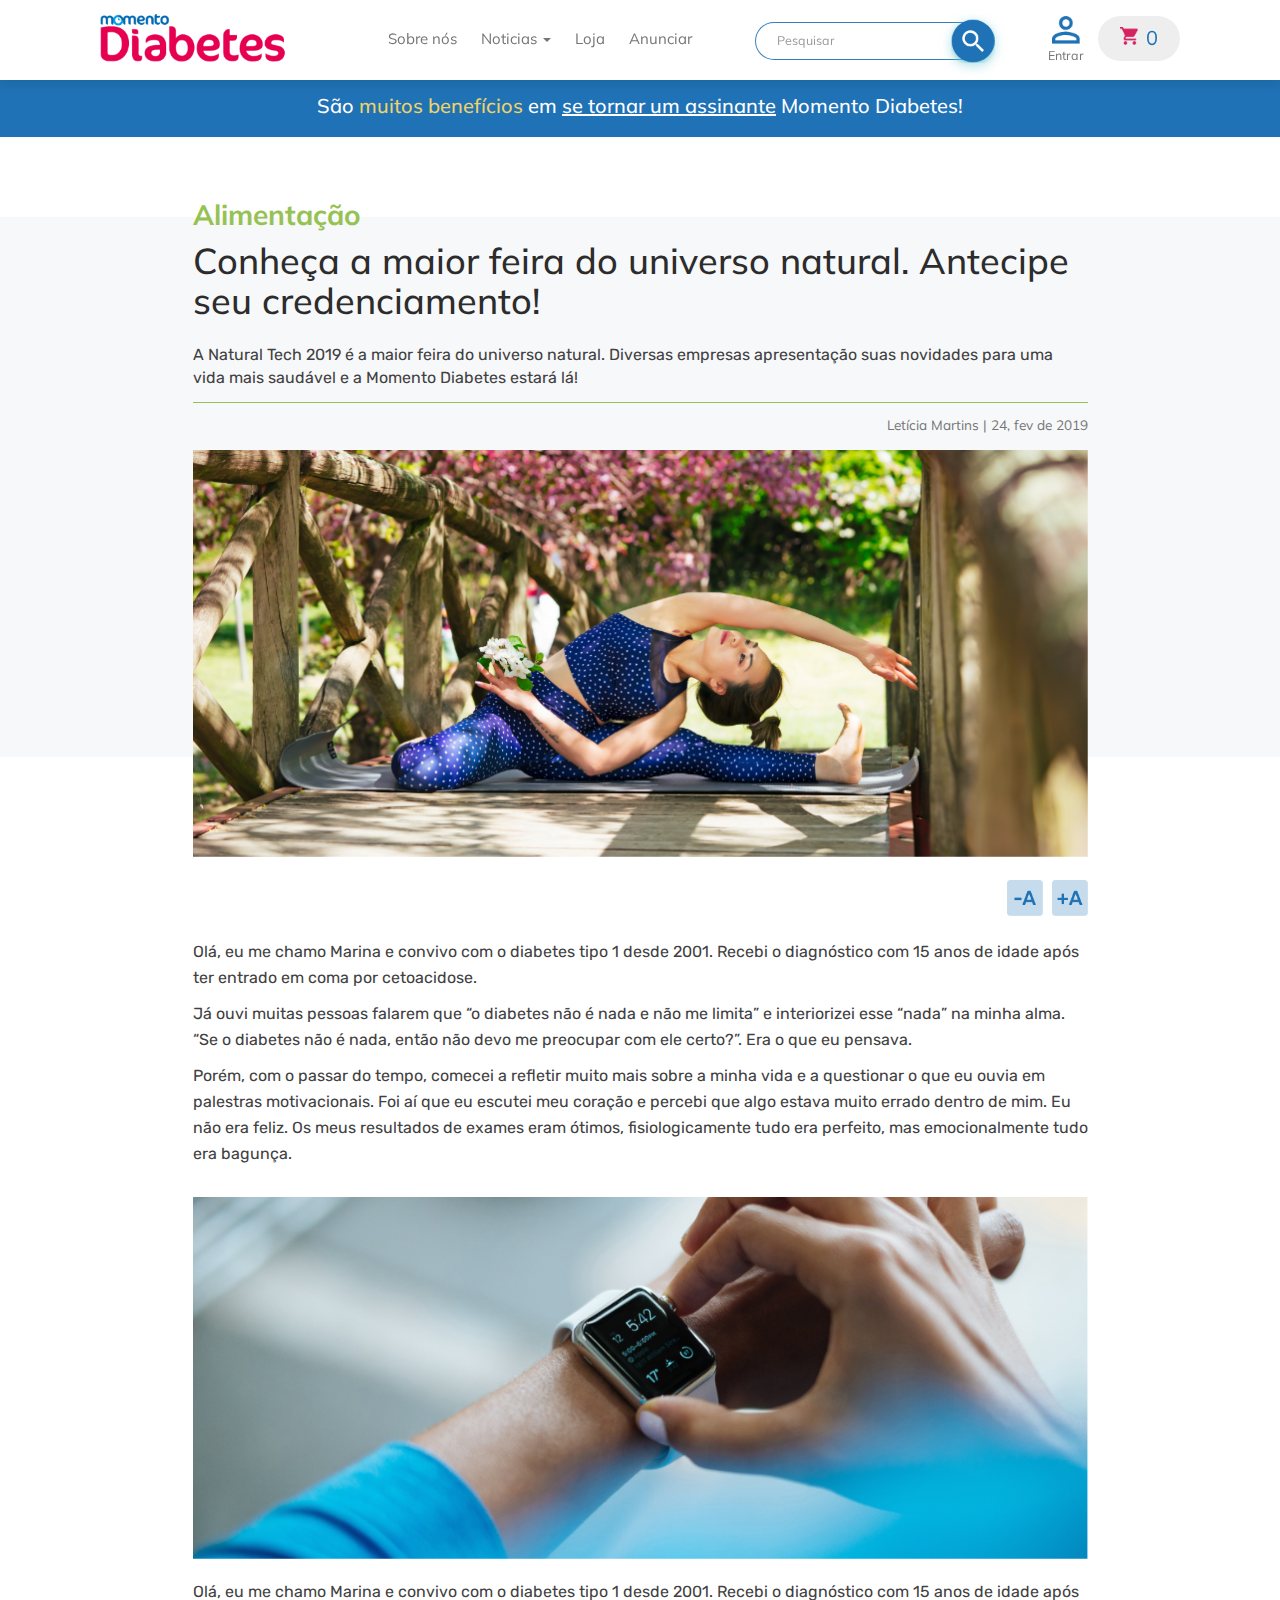
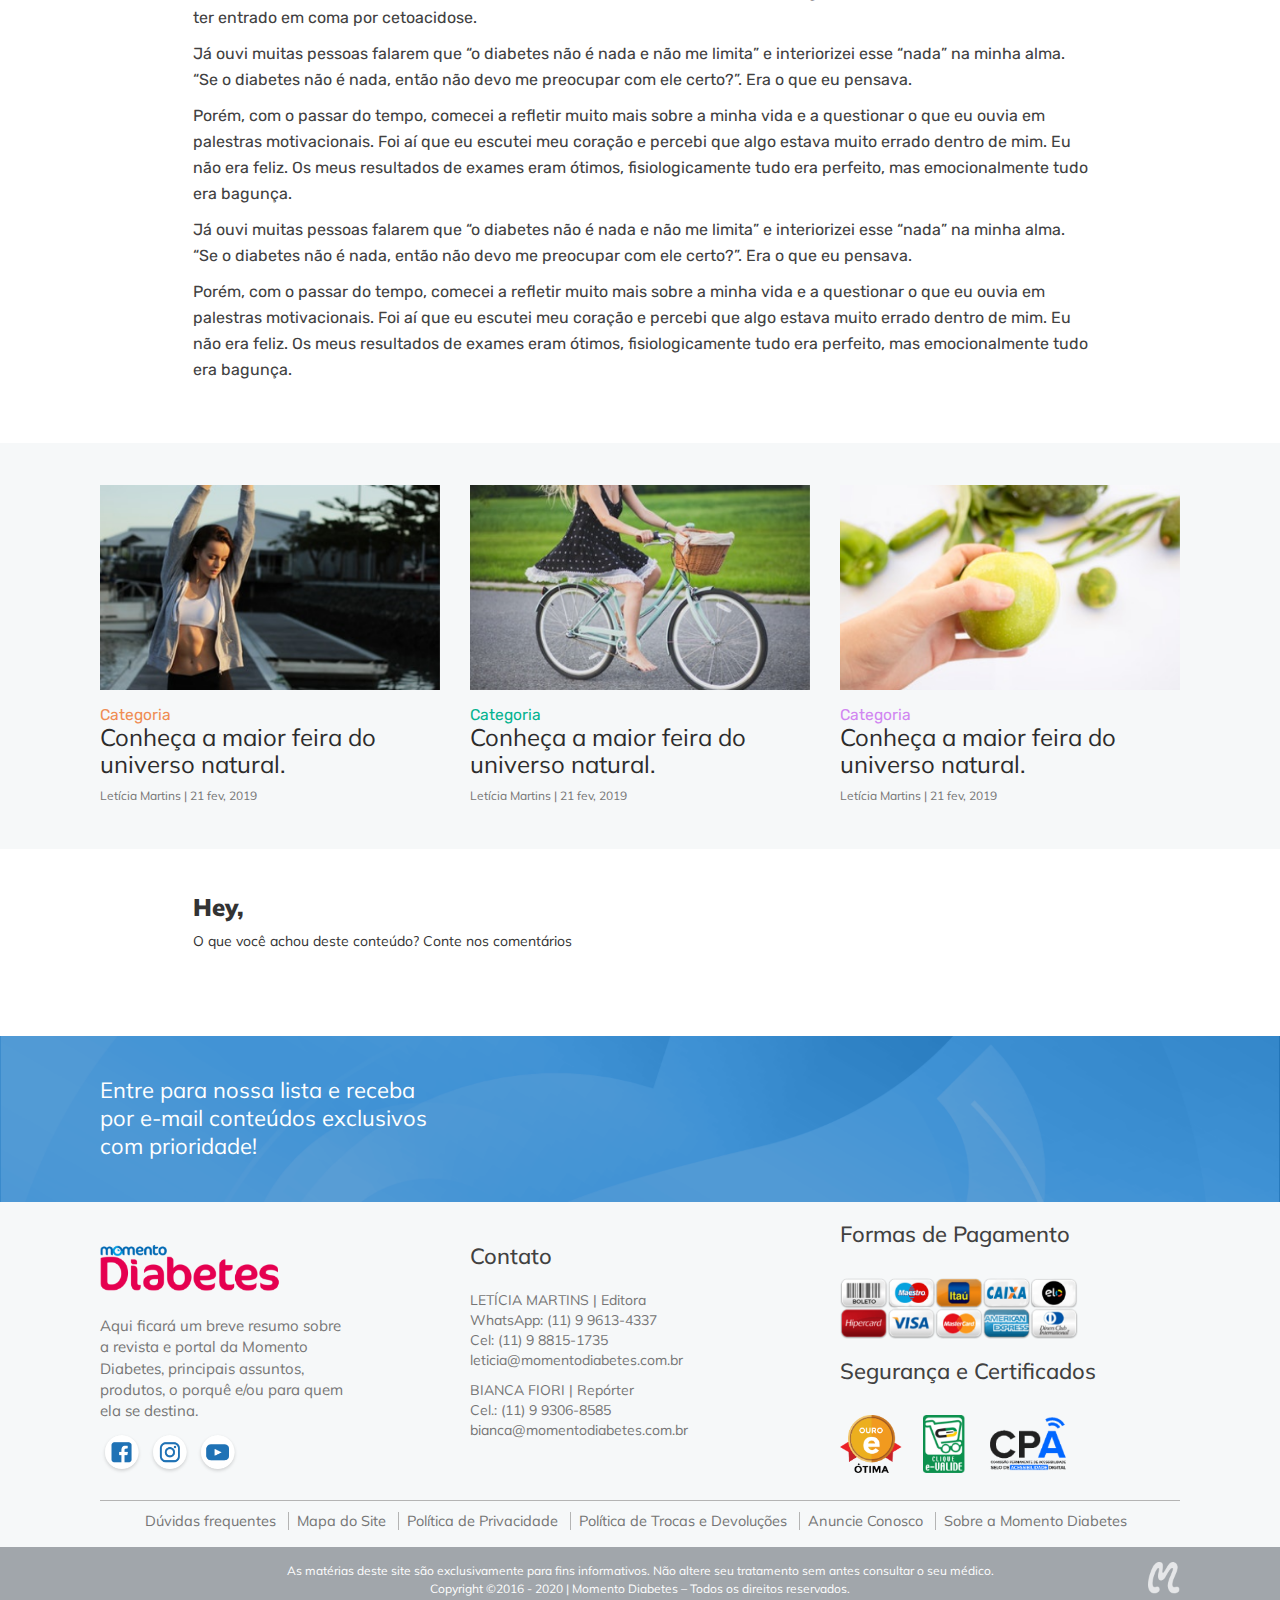
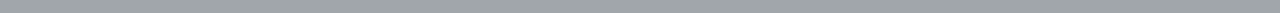
<file: interna.html>
<!--
                             `..-://++ooosssoooo++/:--..`                                           
                        ``-:++oossssssssssssssssssssssoo++/:-``                                     
                     `.:+osssssssssssssssssssssssssssssssssssso/:-.                                 
                   .:+osssssssssssssssssssssssssssssssssssssssssssoo/-.`                            
                 `:osssssssssssssssssssssssssssssssssssssssssssssssssso+/-`                         
               ./osssssssssssssssssssssssssssssssssssssssssssssssssssssssso+-.`                     
             `:ossssssssssssssssssssssssssssssssssssssssssssssssssssssssssssso+:`                   
           `.+ssssssssssssssssssssssssooosssssssssssssssssssssssooossssssssssssss/-`                
          `:ossssssssssssssssssso+/-.````.-+ossssssssssssssso+:.````.-/+osssssssssso/.              
         `+ossssssssssssssssss+:.           -+sssssssssssso/.`         `-+osssssssssss/.`           
       `.ossssssssssssssssss+-`              -ossssssssss+.              `-ossssssssssss+:`         
       -ossssssssssssssssso/`                -+sssssssso/`                `.ssssssssssssso+.        
      :osssssssssssssssss+-                  .+sssssss+:                    +ossssssssssssso:`      
     :osssssssssssssssss+-          `        -+ssssss+-          `          /osssssssssssssso/.     
    .ossssssssssssssssso.         .://       -osssss+`        .://-         +osssssssssssssssso`    
   .ossssssssssssssssso-         :osss`     `:sssso/`      `./osso:        `sssssssssssssssssss+.   
  .:ssssssssssssssssso:        `:sssso      ./ssso/`      `:osssso`       `:ssssssssssssssssssss/.  
  :osssssssssssssssso:        `:sssso/      ./ss+-`      `+ossss+:        -osssssssssssssssssssss:` 
 -+sssssssssssssssss/.       `:ossss+.      .:o/`       `ossssso/`       -/ssssssssssssssssssssss+- 
 /osssssssssssssssso.        :+sssss/         `        .+ssssss/.       `/ssssssssssssssssssssssso/ 
.+sssssssssssssssss-`       .ossssso:                `:ossssss+.        /ossssssssssssssssssssssss+.
:osssssssssssssssso        `/ssssss+-                /osssssss.`       :ossssssssssssssssssssssssso:
+ossssssssssssssso-       `-sssssss+-              `/osssssso:       `-ssssssssssssssssssssssssssso/
ossssssssssssssss/        .+sssssss+:             ./ssssssso/        -ossssssssssssssssssssssssssso/
osssssssssssssss+-       `:sssssssso/            -+ssssssss/`       -+sssssssssssssssssssssssssssso+
ssssssssssssssss/`       -+ssssssssso/`       `.+ossssssss/.       .+ssssssssssssssssssssssssssssso/
osssssssssssssss:        :osssssssssss+:.``.-:+sssssssssso.        /ossssssssssssssssssssssssssssso:
+osssssssssssss+-       `+sssssssssssssssssssssssssssssss:`       .ossssssssssssssssssssssssssssss+.
:osssssssssssss/.       .+sssssssssssssssssssssssssssssso`       `/sssssssssssssssssssssssssssssss+ 
.+sssssssssssss:.       -+ssssssssssssssssssssssssssssso/        .ssssssssssssssssssssssssssssssso: 
 /ossssssssssss:`       .+ssssssssssssssssssssssssssssso:       `-sssssssssssssssssssssssssssssss/. 
 -+ssssssssssss:`       `/sssssssssssssssssssssssssssss+-       `-sssssssssssssssssssssssssssssso-  
  -osssssssssss:.        ./osssssoooossssssssssssssssss+-        `/ossssssooosssssssssssssssssss:`  
  `-sssssssssss/.         `.://:-...-/osssssssssssssssso:         `-:///-....:+ssssssssssssssss+`   
   `-ossssssssso-                     -ossssssssssssssso+                     .:sssssssssssssso`    
     :+sssssssss/.                     /ossssssssssssssss-`                    .ossssssssssss+-     
      ./sssssssso/`                    /osssssssssssssssso.                    .osssssssssss+-      
       `-+ssssssso+.                  -osssssssssssssssssso:`                 ./sssssssssss/.       
         `:+ssssssso:.              ./osssssssssssssssssssso+-               -+ossssssssso/`        
           `-/sssssssso/-.````...-/+ossssssssssssssssssssssssso/:-.`````..-:ossssssssssso:          
             `-/ossssssssoooooooosssssssssssssssssssssssssssssssssoooooooosssssssssssso/-           
                .-/sssssssssssssssssssssssssssssssssssssssssssssssssssssssssssssssssso-`            
                   .:+osssssssssssssssssssssssssssssssssssssssssssssssssssssssssssso/`              
                     `.-+ossssssssssssssssssssssssssssssssssssssssssssssssssssssso/.                
                         `.:/oossssssssssssssssssssssssssssssssssssssssssssssso+/`                  
                             `.-/ooosssssssssssssssssssssssssssssssssssssssoo/-`                    
                                  `.-/+oossssssssssssssssssssssssssssssso+:-                        
                                       ```.-:/+++ooooossssssssoooo++/:-``                           
                                        /sdmmhs+.                                                   
                                     `.hmmmmmmmmmd/.                                                
                                   odmmmmmmmmmmmmmmmy`                                              
                                 +dmmmmmmmmmmmmdmmmmmo                                              
                                 /mmmmmmmmmmmss+smmmmd                                              
                            `.   -ohmddssmmy/+oo/ommmh`                                             
                          `::o: -//:++/+//+//+s//osmm/                                              
                        `:/hdhsoho+so//o////////ssyo.                                               
                       `/ydmmmmhoso/oy/oo///++s/. ossoo/-                                           
                     `odmmmmmmmmdsh+/+y/+so/sy`  `soo++oss                                          
               -ssydddmmmmmdddmmmmd+//y/ossmmm+    +o+ss+-                                          
                ymmmmmmmmy+///+sdmmh//os++mmmmmo  -o/s.                                             
              --+ymmmmmmys+/////smmmyso+symmds++o.o/o-                                              
                -oodmmmo////////+mmmdshhydmm+///yo/+/                                               
               +o/ymmms//oo//////ymmmmmmmmmm++sosooy`                                               
              :o/+dmmmo/oy//////+mmmmmmmmmmyso/+osoo/                                               
            `+hssdmmmmo+y///////+mmmmmmmmmyy////+++y-                                               
          -hdmmmmmmmmm+y+/s//+sosdmmmmmmdho/////+oos                                                
         .+yddhmmmmmmdoo//soo+yoysdyho+///////+ssooy:                                               
         .``.y/+mmmmmhso/+ho/+yooyyy///////oshoo+/+++y       .o+                                    
            o+++mmmmmyy++h+/os/yoys+/////osos+/oso++oy:      :mh.`                                  
           :o+++yyso+y+/ss/+s/+y+yy///oydo/y//os//////++/:://omd+o-                                 
           s+/-:+/syhdy+so/so/+hssosoysymmhhooho+///////o//+sohso+/                                 
         .o++hmdmdmmmmmmdd+++os/+oyoosodmmmmmmmmmmyosooooo++/:sooos                                 
        `y++yoydmmmmmmmmmmmdhddyymmmddmmmmmmmmmmmh+yyyyyo.   `dy+/-----::-                          
        /os/s/+odmmmmmmmmmmmmmmmmmmmmmmmmmmmmmmmd/syyyyyyh-  -mh::-.:+:..:y.                        
        soo+s//soymmmmmmmmmmmmmmmmmmmmmmmmmmmmmmy+hyyyyyyh/:o/hh+/+s+-....so::::::                  
       .soo+s///osoydmmmmmmmmmmmmmhyssyydmmmmddhohyyyhhs/-:/s//-/sooo/..:yyoooooydo:--------::.     
       ++oo/s+////ooooydmmmmmmdyo+//++ooosyys+sysssssy:/oo+s/+s+/:--.-+yhyyyyyyhmmyooooooooooos:    
       s/o+/+s//////++//+ossososysyyhyyyyyyyyhhoooooy-....++/:...-/oyhysssssssshmmyoooooooooooos:   
   `/++h+os//oo+/////oo+/oossosyyyyyyyyyyyyyyyyhhoooso-.../-:/+shhyssssssssssssymyooooooooooossos:  
  -dysosyyyyso+oooo+ssso+/++yhyyyyyyyyyyyyyyyyyyydoooosysyyyysooyyyyyyyyyyyyyyyysooooooooooooosssh: 
 /hssssssssssssssssyoooossyyyyhhyyyyyyyyyyyyyyyyyhysssssssssssssssssssssssssssssssssssssyyyyyydhhyh 
 hyhhhshshhydhhhhhhhyhhyhhhyhhyhdhhhhhyyyyyyyyyyyydhhhhyhhhyhhhyhhyhhyhhyyyhyyhsyyyhhshshhhhyhhhyyh`
 hyhhhshshhshhhyyyyhyyhshhhshyyhhhshhshyyhyyyyyyyyydhhhyhhhyhhhyhhyhhyhhhhhhhhhyhhhhhydyhdddhddy/:. 
 ooydhhhdddhddssssssoooooooooo+o+ydddhhhhdyyyyyyyyyyd+:::::::::--------..........````.dhyyhysoos    
   sooyhhsyhdo                   hhddddhhhhyyyyyyyyyyh.                               ohhysdysos:   
  .yoosdyshhd`                 .shyyhhyhd--hyyyyyyyyyyh.                              .dhhsyysooy`  
  oooshhsyhdo                 /hyyyyyyyyyy+odhyyyyyyyyyh:                              syyysdysoo+  
 `yosydyyyyd`                 -syhyyyhhyyyyyyhhhhyyyyyyyh+````                         -hshyhhoooy. 
 oooshssyss:                          `:/+/:-::-.:+yyyyyyyhdddy.    .-::-.`             .:-` +oooos 
`yoooh                                              -syhyyyyhhhhssyhhyyyyh/                  `yooos/
+osoy-                                                ohyyyhhdhdyyyyyyyhy-                    /sosoy
ysyss  
#
# SITE PROJETADO POR
# MANGU BRAND
# WWW.MANGUBRAND.COM.BR
#
# PROGRAMADOR
# DIOGENES OLIVEIRA DOS SANTOS JUNIOR
# WWW.DIOGENESJUNIOR.COM.BR
# CONTATO@DIOGENESJUNIOR.COM.BR
#
# MAIO DE 2019
#
-->
<!DOCTYPE html>
<html lang="pt-br"><head>
<title>Momento Diabetes</title>
<meta charset="utf-8">
<meta http-equiv="X-UA-Compatible" content="IE=edge,chrome=1">
<meta name="viewport" content="width=device-width, initial-scale=1, maximum-scale=1, minimum-scale=1, user-scalable=no, minimal-ui, viewport-fit=cover">
<meta name="theme-color" content="#1F72B5">

    <!-- FAVICON -->
    <link rel="shortcut icon" href="images/favicon.png">
    <link rel="stylesheet" type="text/css" href="css/bootstrap.css" media="all" />
    <link rel="stylesheet" type="text/css" href="css/style.css" />
    <link rel="stylesheet" type="text/css" href="css/sweetalert2.min.css">
    <!-- ICONES -->
    <link rel="stylesheet" href="https://maxcdn.bootstrapcdn.com/font-awesome/4.7.0/css/font-awesome.min.css">
    <!-- ANIMATE -->
    <link rel="stylesheet" type="text/css" href="css/animate.css">
    <!-- DROPDOWN -->
    <link href="css/bootstrap-dropdownhover.css" rel="stylesheet">
    <!-- GOOGLE FONTS -->
    <link href="https://fonts.googleapis.com/css?family=Muli:300,400,700,900&display=swap" rel="stylesheet"> <!-- font-family: 'Muli', sans-serif; -->
    <link href="https://fonts.googleapis.com/css?family=Rubik:400,700&display=swap" rel="stylesheet"> <!-- font-family: 'Rubik', sans-serif; -->
    <!-- OWL CARROUSEL -->
    <link rel="stylesheet" type="text/css" href="css/owl.carousel.min.css">


</head>
<body>


<!-- HEADER -->
<header>
   
   <div class="container">
     
     <div class="row">
       
       <!-- COLUNA UM LOGO -->
       <div class="col-lg-3 col-md-3 col-sm-12 col-xs-12 logo">
         <a href="#" title="Moento Diabetes - voltar para o ínicio">
           <img src="images/logo-momentodiabetes2.png" alt="Momento Diabetes Logo">
         </a>
       </div>
       <!-- COLUNA UM LOGO -->

       <!-- COLUNA DOIS MENU E BUSCA -->
       <div class="col-lg-7 col-md-7 col-sm-12 col-xs-12 menu-e-busca">
           <div class="row">
              <div class="col-lg-7 col-md-7 col-sm-12 col-xs-12 coluna-um">
                 <nav>
    <div class="menu-desktop hidden-sm hidden-xs">

                <a href="#" class="menu-pai" title="">Sobre nós</a>

                <span class="dropdown dropdown-inline">
                    <a href="#" class="dropdown-toggle menu-pai" title=""  data-toggle="dropdown" data-hover="dropdown">Noticias <span class="caret"></span></a>

                    <ul class="dropdown-menu dropdownhover-bottom setas" role="menu">

                      <div class="row">
                          
                          <!-- COLUNA UM -->
                          <div class="col-lg-3 col-md-3 menu-coluna menu-coluna-um">
                            <h3>TRATAMENTO</h3>
                            <ul>
                              <li>
                                <a href="#" title="Diabetes Tipo 1">Diabetes Tipo 1</a>
                              </li>
                              <li>
                                <a href="#" title="Diabetes Tipo 2">Diabetes Tipo 2</a>
                              </li>
                              <li>
                                <a href="#" title="Diabetes Gestacional">Diabetes Gestacional</a>
                              </li>
                              <li>
                                <a href="#" title="Todos os Tipos">Todos os Tipos</a>
                              </li>
                              <li>
                                <a href="#" title="Comportamento">Comportamento</a>
                              </li>
                            </ul>
                          </div>
                          <!-- COLUNA UM -->

                          <!-- COLUNA UM -->
                          <div class="col-lg-3 col-md-3 menu-coluna menu-coluna-dois">
                            <h3>ALIMENTAÇÃO</h3>
                            <ul>
                              <li>
                                <a href="#" title="Faz Bem">Faz Bem</a>
                              </li>
                              <li>
                                <a href="#" title="Receitas">Receitas</a>
                              </li>
                              <li>
                                <a href="#" title="Vitrine">Vitrine</a>
                              </li>
                            </ul>
                          </div>
                          <!-- COLUNA UM -->

                          <!-- COLUNA UM -->
                          <div class="col-lg-3 col-md-3 menu-coluna menu-coluna-tres">
                            <h3><a href="#" title="EVENTO ATTD">EVENTO ATTD</a></h3>
                            <h3><a href="#" title="DIÁRIO DE BORDO">DIÁRIO DE BORDO</a></h3>
                            <h3><a href="#" title="AGENDA">AGENDA</a></h3>
                            <h3><a href="#" title="EVENTOS">EVENTOS</a></h3>
                            <h3><a href="#" title="PERGUNTAS E RESPOSTAS">PERGUNTAS E RESPOSTAS</a></h3>
                          </div>
                          <!-- COLUNA UM -->

                          <!-- COLUNA UM -->
                          <div class="col-lg-3 col-md-3 menu-coluna menu-coluna-quatro">
                            <h3>COLUNISTAS</h3>
                             
                                <!-- COLUNISTA --> 
                                <div class="colunista" style="margin-top: -8px;">                                  
                                   <a href="#" title="Nome do Colunista">                                     
                                     <img src="images/colunista-um.png" alt="Nome do Colunista"> 
                                     Gabriel Schon
                                   </a>
                                </div>
                                <!-- COLUNISTA --> 

                                <!-- COLUNISTA --> 
                                <div class="colunista">                                  
                                   <a href="#" title="Nome do Colunista">                                     
                                     <img src="images/colunista-dois.png" alt="Nome do Colunista"> 
                                     Gabriel Schon
                                   </a>
                                </div>
                                <!-- COLUNISTA --> 

                                <!-- COLUNISTA --> 
                                <div class="colunista">                                  
                                   <a href="#" title="Nome do Colunista">                                     
                                     <img src="images/colunista-tres.png" alt="Nome do Colunista"> 
                                     Gabriel Schon
                                   </a>
                                </div>
                                <!-- COLUNISTA --> 

                                <!-- COLUNISTA --> 
                                <div class="colunista">                                  
                                   <a href="#" title="Nome do Colunista">                                     
                                     <img src="images/colunista-quatro.png" alt="Nome do Colunista"> 
                                     Gabriel Schon
                                   </a>
                                </div>
                                <!-- COLUNISTA --> 

                          </div>
                          <!-- COLUNA UM -->

                      </div>

                      <div class="row">
                        <div class="col-lg-12 col-md-12 mais-links">
                          <a href="#" title="VER TODAS AS NOTÍCIAS">VER TODAS AS NOTÍCIAS</a>
                        </div>
                      </div>

                    </ul>
                </span>

                <a href="#" title="" class="menu-pai">Loja</a>                
                <a href="#" title="" class="menu-pai">Anunciar</a>

    </div>
</nav>
              </div>
              <div class="col-lg-5 col-md-5 col-sm-12 col-xs-12 coluna-dois">
                <form class="form-inline" method="post" action="/">
  
	  <div class="form-group">
	    <input type="text" class="form-control" id="buscaHeader" placeholder="Pesquisar" name="s" required>
	  </div>

	  <button type="submit">
	  	<img src="images/busca-header.png" alt="Busca Header">
	  </button>

</form>
              </div>
           </div>
       </div>
       <!-- COLUNA DOIS MENU E BUSCA -->

       <!-- COLUNA TRES ENTRAR CARRINHO -->
       <div class="col-lg-2 col-md-2 col-sm-12 col-xs-12 entrar-e-carrinho">
           
           

           <div class="carrinho">
             <img src="images/carrinho.png" alt="Seu Carrinho"> <span>0</span>
           </div>

           <div class="entrar">
             <a href="#" title="Entrar">
               <img src="images/login.png" alt="Login/Cadastro">
               <br clear="both">
               Entrar
             </a> 
           </div>

       </div>
       <!-- COLUNA TRES ENTRAR CARRINHO -->

     </div>

   </div>

</header>
<!-- HEADER -->

		<!-- FRASE CONVERSÃO -->
		<section class="frase-conversao wow slideInDown">
			<div class="container">
				<div class="row">
					<div class="col-lg-12 col-md-12 col-sm-12 col-xs-12 text-center">
						<h3>
							São <span>muitos benefícios</span> em <u>se tornar um assinante</u> Momento Diabetes!
						</h3>
					</div>
				</div>
			</div>
		</section>
		<!-- FRASE CONVERSÃO -->

		<!-- WORK CONTEUDO -->
		<section class="conteudo conteudo-background">
			
             <div class="container">
             	
             	<!-- TITULO -->
             	<div class="row">
             		<div class="col-lg-10 col-md-10 col-lg-offset-1 col-md-offset-1 col-sm-12 col-xs-12 titulo-conteudo">
             			<h1>
             				<small class="cor1">Alimentação</small>
             				Conheça a maior feira do universo natural. Antecipe seu credenciamento!
             			</h1>
             		</div>
             	</div>
             	<!-- TITULO -->

             	<!-- METAS -->
             	<div class="row">
             		<div class="col-lg-10 col-md-10 col-lg-offset-1 col-md-offset-1 col-sm-12 col-xs-12 metas">
             			<p>
             				A Natural Tech 2019 é a maior feira do universo natural. Diversas empresas apresentação suas novidades para uma vida mais saudável e a Momento Diabetes estará lá!
             			</p>
             			<p>
             				<small>
             					Letícia Martins  |  24, fev de 2019
             				</small>
             			</p>
             		</div>
             	</div>
             	<!-- METAS -->

             	<!-- IMAGEM INTRO ARTIGO -->
             	<div class="row">
             		<div class="col-lg-10 col-md-10 col-lg-offset-1 col-md-offset-1 col-sm-12 col-xs-12 imagem-intro-artigo wow fadeInDown">
             			<img src="images/postagem.png" alt="Conheça a maior feira do universo natural. Antecipe seu credenciamento!">
             		</div>
             	</div>
             	<!-- IMAGEM INTRO ARTIGO -->

             	<!-- CONTEUDO EM SI -->
             	<div class="row">
             		<div class="col-lg-10 col-md-10 col-lg-offset-1 col-md-offset-1 col-sm-12 col-xs-12">
             			<article>

             				<div class="acessibilidade">
             					<a href="JavaScript:void(0)" onclick="diminuirFonte();" title="Diminuir tamanho do texto">
             					  <img src="images/diminuir-fonte.png" alt="Diminuir tamanho do texto">	
             					</a>
             					<a href="JavaScript:void(0)" onclick="aumentarFonte();" title="Aumentar tamanho do texto">
             					  <img src="images/aumentar-fonte.png" alt="Aumentar tamanho do texto">		
             					</a>
             				</div>
             				
             				<p>Olá, eu me chamo Marina e convivo com o diabetes tipo 1 desde 2001. Recebi o diagnóstico com 15 anos de idade após ter entrado em coma por cetoacidose.</p>

							<p>Já ouvi muitas pessoas falarem que “o diabetes não é nada e não me limita” e interiorizei esse “nada” na minha alma. “Se o diabetes não é nada, então não devo me preocupar com ele certo?”. Era o que eu pensava.</p> 

							<p>Porém, com o passar do tempo, comecei a refletir muito mais sobre a minha vida e a questionar o que eu ouvia em palestras motivacionais. Foi aí que eu escutei meu coração e percebi que algo estava muito errado dentro de mim. Eu não era feliz. Os meus resultados de exames eram ótimos, fisiologicamente tudo era perfeito, mas emocionalmente tudo era bagunça.</p>

							<img src="images/luke-chesser-22256-unsplash.png" alt="Conheça a maior feira do universo natural. Antecipe seu credenciamento!">

                            <p>Olá, eu me chamo Marina e convivo com o diabetes tipo 1 desde 2001. Recebi o diagnóstico com 15 anos de idade após ter entrado em coma por cetoacidose.</p>

							<p>Já ouvi muitas pessoas falarem que “o diabetes não é nada e não me limita” e interiorizei esse “nada” na minha alma. “Se o diabetes não é nada, então não devo me preocupar com ele certo?”. Era o que eu pensava.</p> 

							<p>Porém, com o passar do tempo, comecei a refletir muito mais sobre a minha vida e a questionar o que eu ouvia em palestras motivacionais. Foi aí que eu escutei meu coração e percebi que algo estava muito errado dentro de mim. Eu não era feliz. Os meus resultados de exames eram ótimos, fisiologicamente tudo era perfeito, mas emocionalmente tudo era bagunça.</p>

							<p>Já ouvi muitas pessoas falarem que “o diabetes não é nada e não me limita” e interiorizei esse “nada” na minha alma. “Se o diabetes não é nada, então não devo me preocupar com ele certo?”. Era o que eu pensava.</p> 

							<p>Porém, com o passar do tempo, comecei a refletir muito mais sobre a minha vida e a questionar o que eu ouvia em palestras motivacionais. Foi aí que eu escutei meu coração e percebi que algo estava muito errado dentro de mim. Eu não era feliz. Os meus resultados de exames eram ótimos, fisiologicamente tudo era perfeito, mas emocionalmente tudo era bagunça.</p>


             			</article>
             		</div>
             	</div>
             	<!-- CONTEUDO EM SI -->

             </div>			

		</section>
		<!-- WORK CONTEUDO -->

		<!-- SUGESTÕES -->
		<section class="cinza">
			
			<div class="container">
				<div class="row grid-postagem" style="padding-top: 42px;">

				
					  <!-- POSTAGEM -->
				      <div class="col-lg-4 col-md-4 col-sm-12 col-xs-12 grid">
				        <div class="imagem-postagem" style="background: url('images/mini1.png') #f2f2f2 no-repeat;background-size: cover;background-position: center center;">
				         
				          <div class="mascara">
				            <a href="#" title="Clique para continuar lendo">
				              Continuar lendo
				            </a>
				          </div>
				        
				        </div>
				        <h3>
				          <small>Categoria</small><br clear="both">
				          <a href="#" title="Clique para continuar lendo">
				             Conheça a maior feira do universo natural. 
				          </a>
				        </h3>
				        <p>
				          Letícia Martins  |  21 fev, 2019
				        </p>
				      </div>
				      <!-- POSTAGEM -->


				      <!-- POSTAGEM -->
				      <div class="col-lg-4 col-md-4 col-sm-12 col-xs-12 grid">
				        <div class="imagem-postagem" style="background: url('images/mini2.png') #f2f2f2 no-repeat;background-size: cover;background-position: center center;">
				          <div class="mascara">
				            <a href="#" title="Clique para continuar lendo">
				              Continuar lendo
				            </a>
				          </div>
				        </div>
				        <h3>
				          <small>Categoria</small><br clear="both">
				          <a href="#" title="Clique para continuar lendo">
				             Conheça a maior feira do universo natural. 
				          </a>
				        </h3>
				        <p>
				          Letícia Martins  |  21 fev, 2019
				        </p>
				      </div>
				      <!-- POSTAGEM -->


				      <!-- POSTAGEM -->
				      <div class="col-lg-4 col-md-4 col-sm-12 col-xs-12 grid">
				        <div class="imagem-postagem" style="background: url('images/mini3.png') #f2f2f2 no-repeat;background-size: cover;background-position: center center;">
				          <div class="mascara">
				            <a href="#" title="Clique para continuar lendo">
				              Continuar lendo
				            </a>
				          </div>
				        </div>
				        <h3>
				          <small>Categoria</small><br clear="both">
				          <a href="#" title="Clique para continuar lendo">
				             Conheça a maior feira do universo natural. 
				          </a>
				        </h3>
				        <p>
				          Letícia Martins  |  21 fev, 2019
				        </p>
				      </div>
				      <!-- POSTAGEM -->


				</div>
			</div>

		</section>
		<!-- SUGESTÕES -->


		<!-- COMENTÁRIOS -->
		<section class="comentarios">
			 
			 <div class="container work" style="min-height: 100px;padding-top: 25px;">
			 	
			 	<div class="row">
			 		<div class="col-lg-10 col-md-10 col-lg-offset-1 col-md-offset-1 col-sm-12 col-xs-12">
			 			<h3>Hey,</h3>
			 			<p>O que você achou deste conteúdo? Conte nos comentários</p>
			 		</div>
			 	</div>

			 	<div class="row disqus-section">
			 		<div class="col-lg-10 col-md-10 col-lg-offset-1 col-md-offset-1 col-sm-12 col-xs-12">
			 			
			 			<br clear="both">

                        <!-- DISQUS -->
			 			<div id="disqus_thread"></div>
						<script>

						/**
						*  RECOMMENDED CONFIGURATION VARIABLES: EDIT AND UNCOMMENT THE SECTION BELOW TO INSERT DYNAMIC VALUES FROM YOUR PLATFORM OR CMS.
						*  LEARN WHY DEFINING THESE VARIABLES IS IMPORTANT: https://disqus.com/admin/universalcode/#configuration-variables*/
						/*
						var disqus_config = function () {
						this.page.url = PAGE_URL;  // Replace PAGE_URL with your page's canonical URL variable
						this.page.identifier = PAGE_IDENTIFIER; // Replace PAGE_IDENTIFIER with your page's unique identifier variable
						};
						*/
						(function() { // DON'T EDIT BELOW THIS LINE
						var d = document, s = d.createElement('script');
						s.src = 'https://momento-diabetes.disqus.com/embed.js';
						s.setAttribute('data-timestamp', +new Date());
						(d.head || d.body).appendChild(s);
						})();
						</script>
						<noscript>Please enable JavaScript to view the <a href="https://disqus.com/?ref_noscript">comments powered by Disqus.</a></noscript>
						<!-- DISQUS -->


                            
			 		</div>
			 	</div>

			 </div>

		</section>
		<!-- COMENTÁRIOS -->

<!-- FOOTER -->
<footer>
   
   <div class="newsletter">
       
       <div class="container">
           
           <div class="row">
               
               <!-- COLUNA UM -->
               <div class="col-lg-4 col-md-4 col-sm-12 col-xs-12 coluna-um">
                   <h4>Entre para nossa lista e receba por e-mail conteúdos exclusivos com prioridade!</h4>
               </div>
               <!-- COLUNA UM -->

               <!-- COLUNA DOIS -->
               <div class="col-lg-5 col-md-5 col-lg-offset-2 col-md-offset-2 col-sm-12 col-xs-12 coluna-dois wow fadeInRight" data-wow-delay="0.2s">
                   
                   <form class="form-inline" method="post" action="">
                      <div class="form-group">
                        <input type="email" class="form-control" required id="newsletterRodape" placeholder="Coloque aqui o seu melhor e-mail">
                      </div>
                      <button type="submit" class="btn btn-default">Enviar</button>
                    </form>

               </div>
               <!-- COLUNA DOIS -->

               <br clear="both">

           </div>

       </div>

   </div>

   <!-- CORPO DO RODAPE -->
   <div class="container">
       

       <div class="row">
           
           <!-- COLUNA UM -->
           <div class="col-lg-3 col-md-3 col-sm-12 col-xs-12 coluna-um">

              <p>
                  <a href="#" title="Moento Diabetes - voltar para o ínicio">
                   <img src="images/logo-momentodiabetes2.png" alt="Momento Diabetes Logo">
                 </a>
              </p>
              <p>
                  Aqui ficará um breve resumo sobre a revista e portal da Momento Diabetes, principais assuntos, produtos, o porquê e/ou para quem ela se destina.
              </p>

              <p class="social">
                  
                  <a href="#" title="Nosso perfil no Facebook" target="_blank">
                      <img src="images/facebook.png">
                  </a>

                  <a href="#" title="Nosso perfil no Instagram" target="_blank">
                      <img src="images/instagram.png">
                  </a>

                  <a href="#" title="Nosso perfil no YouTube" target="_blank">
                      <img src="images/youtube.png">
                  </a>

              </p>
               
           </div>
           <!-- COLUNA UM -->

           <!-- COLUNA DOIS -->
           <div class="col-lg-4 col-md-4 col-lg-offset-1 col-md-offset-1 col-sm-12 col-xs-12 coluna-dois">
               
               <h3>Contato</h3>
               
               <p>
                   LETÍCIA MARTINS | Editora<br clear="both">
                   WhatsApp: (11) 9 9613-4337<br clear="both">
                   Cel: (11) 9 8815-1735<br clear="both">
                   leticia@momentodiabetes.com.br
               </p>
               
               <p>
                   BIANCA FIORI | Repórter<br clear="both">
                   Cel.: (11) 9 9306-8585<br clear="both">
                   bianca@momentodiabetes.com.br
               </p>

           </div>
           <!-- COLUNA DOIS -->

           <!-- COLUNA TRES -->
           <div class="col-lg-4 col-md-4 col-sm-12 col-xs-12 coluna-tres">
               
               <h3>Formas de Pagamento</h3>
               <p>
                   <img src="images/formas-pagamento.png" alt="Formas de Pagamento">
               </p>


               <h3>Segurança e Certificados</h3>
               <p>
                   <img src="images/certificados.png" alt="Segurança e Certificados">
               </p>

           </div>
           <!-- COLUNA TRES -->

       </div>


       <div class="row">           
           <div class="col-lg-12 col-md-12 col-sm-12 col-xs-12">
               <nav>
                   <ul>
                       <li>
                           <a href="#" title="Dúvidas frequentes">Dúvidas frequentes</a>
                       </li>
                       <li>
                           <a href="#" title="Mapa do Site">Mapa do Site</a>
                       </li>
                       <li>
                           <a href="#" title="Política de Privacidade">Política de Privacidade</a>
                       </li>
                       <li>
                           <a href="#" title="Política de Trocas e Devoluções">Política de Trocas e Devoluções</a>
                       </li>
                       <li>
                           <a href="#" title="Anuncie Conosco">Anuncie Conosco</a>
                       </li>
                       <li>
                           <a href="#" title="Sobre a Momento Diabetes">Sobre a Momento Diabetes</a>
                       </li>
                   </ul>
               </nav>
           </div>
       </div>


   
   </div>
   <!-- COPRO DO RODAPE -->

   <div class="bottom">
       <div class="container">
           <div class="row">
               <div class="col-lg-8 col-md-8 col-lg-offset-2 col-md-offset-2 col-sm-12 col-xs-12 corpo">
                   <p>
                       As matérias deste site são exclusivamente para fins informativos. Não altere seu tratamento sem antes consultar o seu médico. <br clear="both">
                       Copyright ©2016 - 2020 | Momento Diabetes – Todos os direitos reservados.
                   </p>
               </div>
               <div class="col-lg-2 col-md-2 col-sm-12 col-xs-12 logo-mangu text-right">
                   
                   <a href="http://mangu.com.br/" title="Site Desenvolvido por Mangu Brand" title="Site Desenvolvido por Mangu Brand">
                       <img src="images/mangu_svg.png" alt="Mangu Brand Logo">
                   </a>

               </div>
           </div>
       </div>
   </div>


</footer>
<!-- FOOTER -->


<!-- MODAL PESQUISA -->
<div class="modal-pesquisa">
	
	<div class="caixa-branca">
		
		<!-- CLOSE MODAL -->
		<div id="closeModal">
			<a href="javascript:void(0)" title="Fechar pesquisa" onclick="$('.modal-pesquisa').fadeOut(500);">
				<img src="images/close.png" alt="Fechar pesquisa">
			</a>
		</div>
		<!-- CLOSE MODAL -->


		<div class="row">
			<div class="col-lg-12 col-md-12 col-sm-12 col-xs-12 text-center">
				<h3>Qual tipo de insulina você usa?</h3>
			</div>
		</div>

		<div class="row">

			
			<!-- COLUNA UM -->
			<div class="col-lg-6 col-md-6 col-sm-12 col-xs-12 coluna-um">

				<p class="the-check">
	              <input type="checkbox" id="nph" />
	              <label for="nph">NPH (distribuída no SUS)</label>
	            </p>

	            <p class="the-check">
	              <input type="checkbox" id="Glargina" />
	              <label for="Glargina">Glargina (Lantus)</label>
	            </p>

	            <p class="the-check">
	              <input type="checkbox" id="Detemir" />
	              <label for="Detemir">Detemir (Levemir)</label>
	            </p>

	            <p class="the-check">
	              <input type="checkbox" id="Degludeca" />
	              <label for="Degludeca">Degludeca (Tresiba)</label>
	            </p>

	            <p class="the-check">
	              <input type="checkbox" id="Lispro" />
	              <label for="Lispro">Lispro (Humalog®)</label>
	            </p>

	            <p class="the-check">
	              <input type="checkbox" id="Asparte" />
	              <label for="Asparte">Asparte (Novorapid®)</label>
	            </p>

	            <p class="the-check">
	              <input type="checkbox" id="Glulisina" />
	              <label for="Glulisina">Glulisina (Apidra®)</label>
	            </p>
				

			</div>
			<!-- COLUNA UM -->

			<!-- COLUNA DOIS -->
			<div class="col-lg-6 col-md-6 col-sm-12 col-xs-12 coluna-dois">

				<div class="form-group">
					<label>Tipo de Diabetes</label>
					<select class="form-control" name="tipo_diabetes" required>
						<option value="">Selecione uma opção</option>
						<option value="tipo_1">Tipo 1</option>
						<option value="tipo_2">Tipo 2</option>
						<option value="gestacional">Gestacional</option>
					</select>
				</div>

				<div class="form-group">
					<label>Há quanto tempo foi diagnosticado?</label>
					<select class="form-control" name="tempo_diagnostico" required>
						<option value="">Selecione uma opção</option>
						<option value="1">1 ano ou menos</option>
						<option value="2">2 anos+</option>
						<option value="5">5 anos+</option>
						<option value="10">10 anos+</option>
					</select>
				</div>
                
                <br clear="both">
				<div class="form-group text-right">
					<button type="submit" class="btn btn-default">Enviar resposta</button>
				</div>
				
			</div>
			<!-- COLUNA DOIS -->


		</div>

	</div>

</div>
<!-- MODAL PESQUISA -->


    <script type="text/javascript" src="js/jquery-2.1.4.js"></script>
    <script type="text/javascript" src="js/bootstrap.min.js"></script>
    <script type="text/javascript" src="js/scripts.js"></script>
    <script type="text/javascript" src="js/sweetalert2.min.js"></script>
    <script type="text/javascript">
            // COMO FAZER A CHAMADA NO FORMULÁRIO onSubmit="return ajaxSubmit(this);"
            var ajaxSubmit = function(form) {
                // fetch where we want to submit the form to
                var url = $(form).attr('action');
                var flag = 9;

                var data = $(form).serializeArray();

                // setup the ajax request
                $.ajax({
                    url: url,
                    data: data,
                    dataType: 'json',
                    type:'POST'
                });

                swal("Obrigado!", 'Sua mensagem foi enviada com sucesso', "success");

                return false;
            }

    </script>
    <script type="text/javascript" src="js/wow.min.js"></script>
    <script>
         new WOW().init();
    </script>
    
    <script type="text/javascript" src="js/owl.carousel.min.js"></script>
    <script type="text/javascript">
      
      /* 
      $( document ).ready(function() {
    
          $(".owl-carousel").owlCarousel({
            items: 5,
            loop: false,
            mouseDrag: false,
            touchDrag: false,
            pullDrag: false,
            rewind: true,
            autoplay: false,
            margin: 0,
            nav: false
          });

      });
      */

           // DESTAQUE PRODUTOS HOMEPAGE

          
          $( document ).ready(function() {
          });

               var owlProdutos = $('#itensLojaDestaque').owlCarousel({
                          loop:true,
                          margin:10,
                          items: 5,
                          center: true,
                          nav:false,
                          autoplay:true,
                autoplayTimeout:6500,
                autoplayHoverPause:true,
                //animateIn: 'fadeIn', // add this
                          //animateOut: 'fadeOut', // and this
                          responsive:{
                              0:{
                                  items:2
                              },
                              600:{
                                  items:2
                              },
                              1000:{
                                  items:3
                              },
                              1200:{
                                  items:5
                              }
                          }
                      });   
                                                                 

               

                           // NAVEGAÇÃO DOS PRODUTOS
                           $('#destaqueProdutosRight').click(function() {
                              owlProdutos.trigger('owl.next');
                              console.log("PROXIMO SLIDE");
                           });

                           $('#destaqueProdutosLeft').click(function() {
                              owlProdutos.trigger('owl.prev');
                              console.log("SLIDE ANTERIOR");
                           });

                       jQuery(document).ready(function ($) {    

                       });  

    </script>

    <!-- DROPDOWN HOVER -->
    <script src="js/bootstrap-dropdownhover.js"></script>
    <!--[if lt IE 9]><script src="http://html5shiv.googlecode.com/svn/trunk/html5.js"></script><![endif]-->
    <script id="dsq-count-scr" src="//momento-diabetes.disqus.com/count.js" async></script>
</body>
</html>
</file>
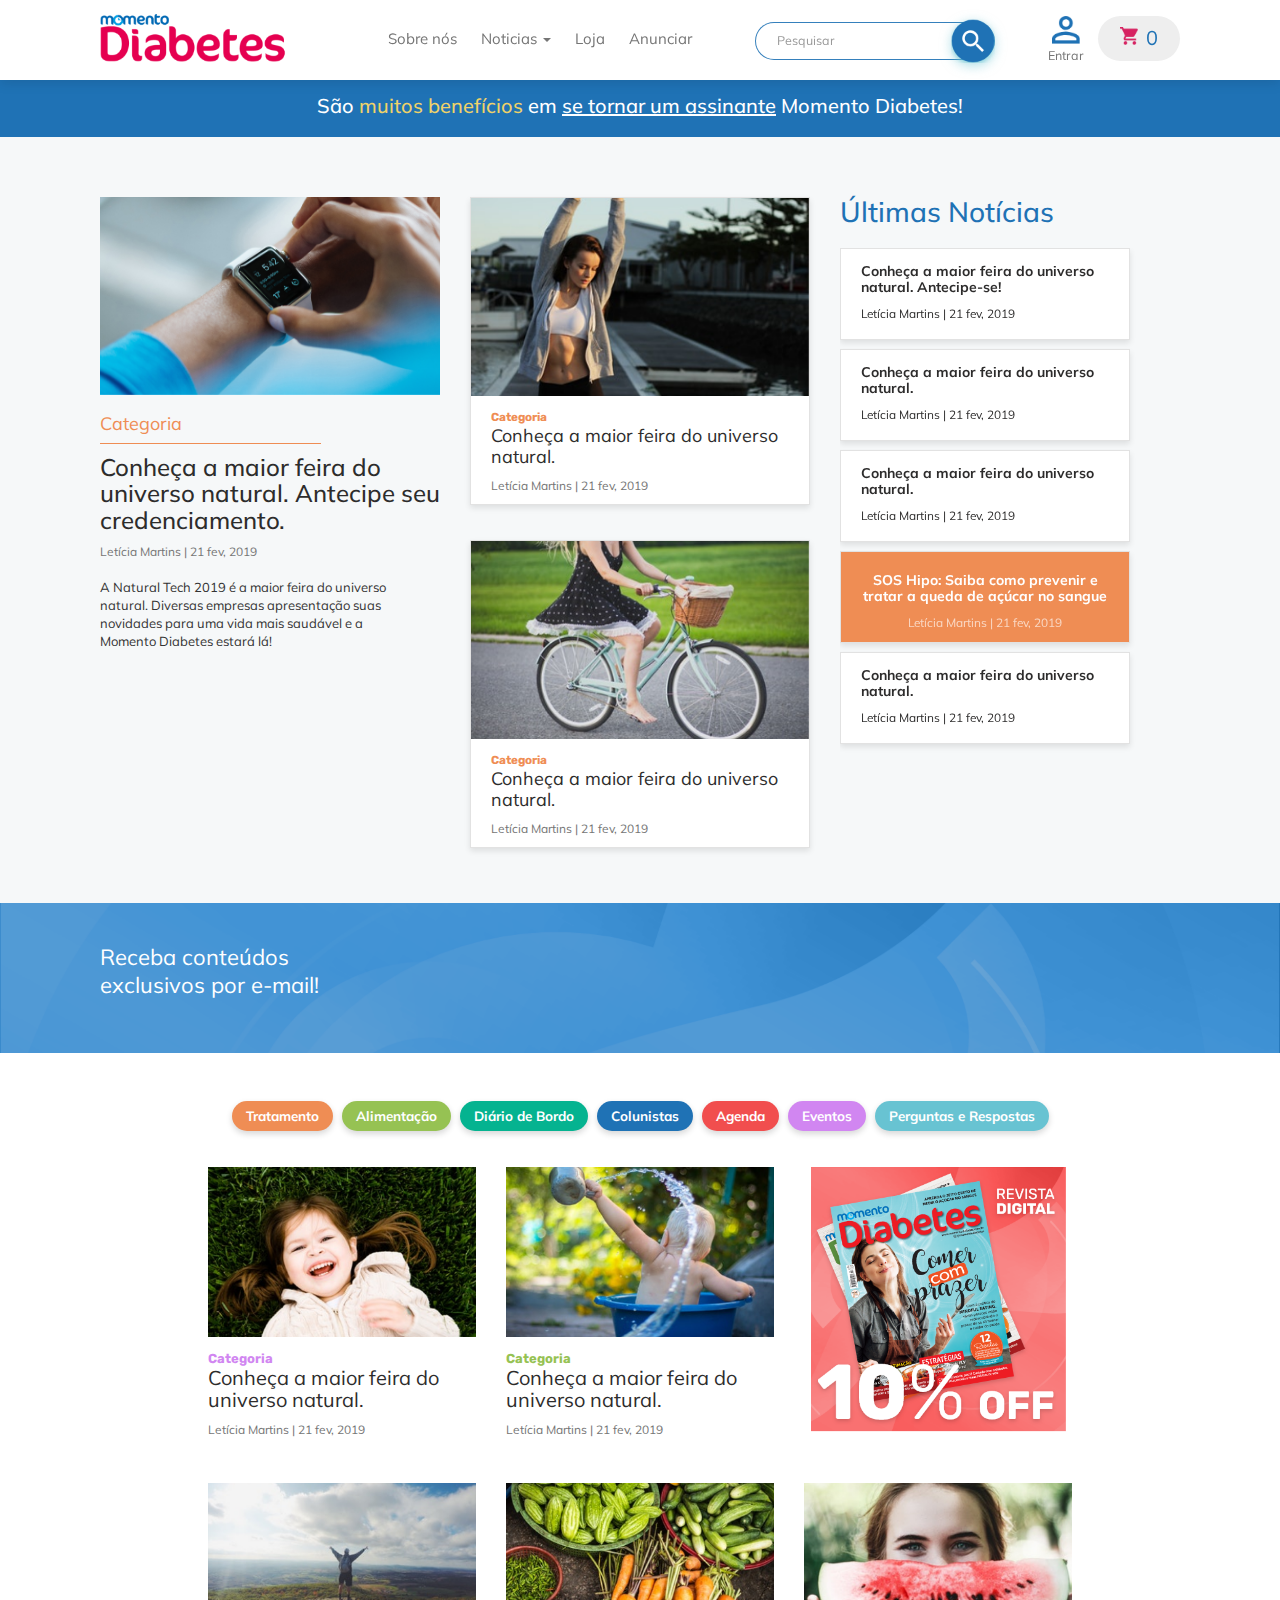
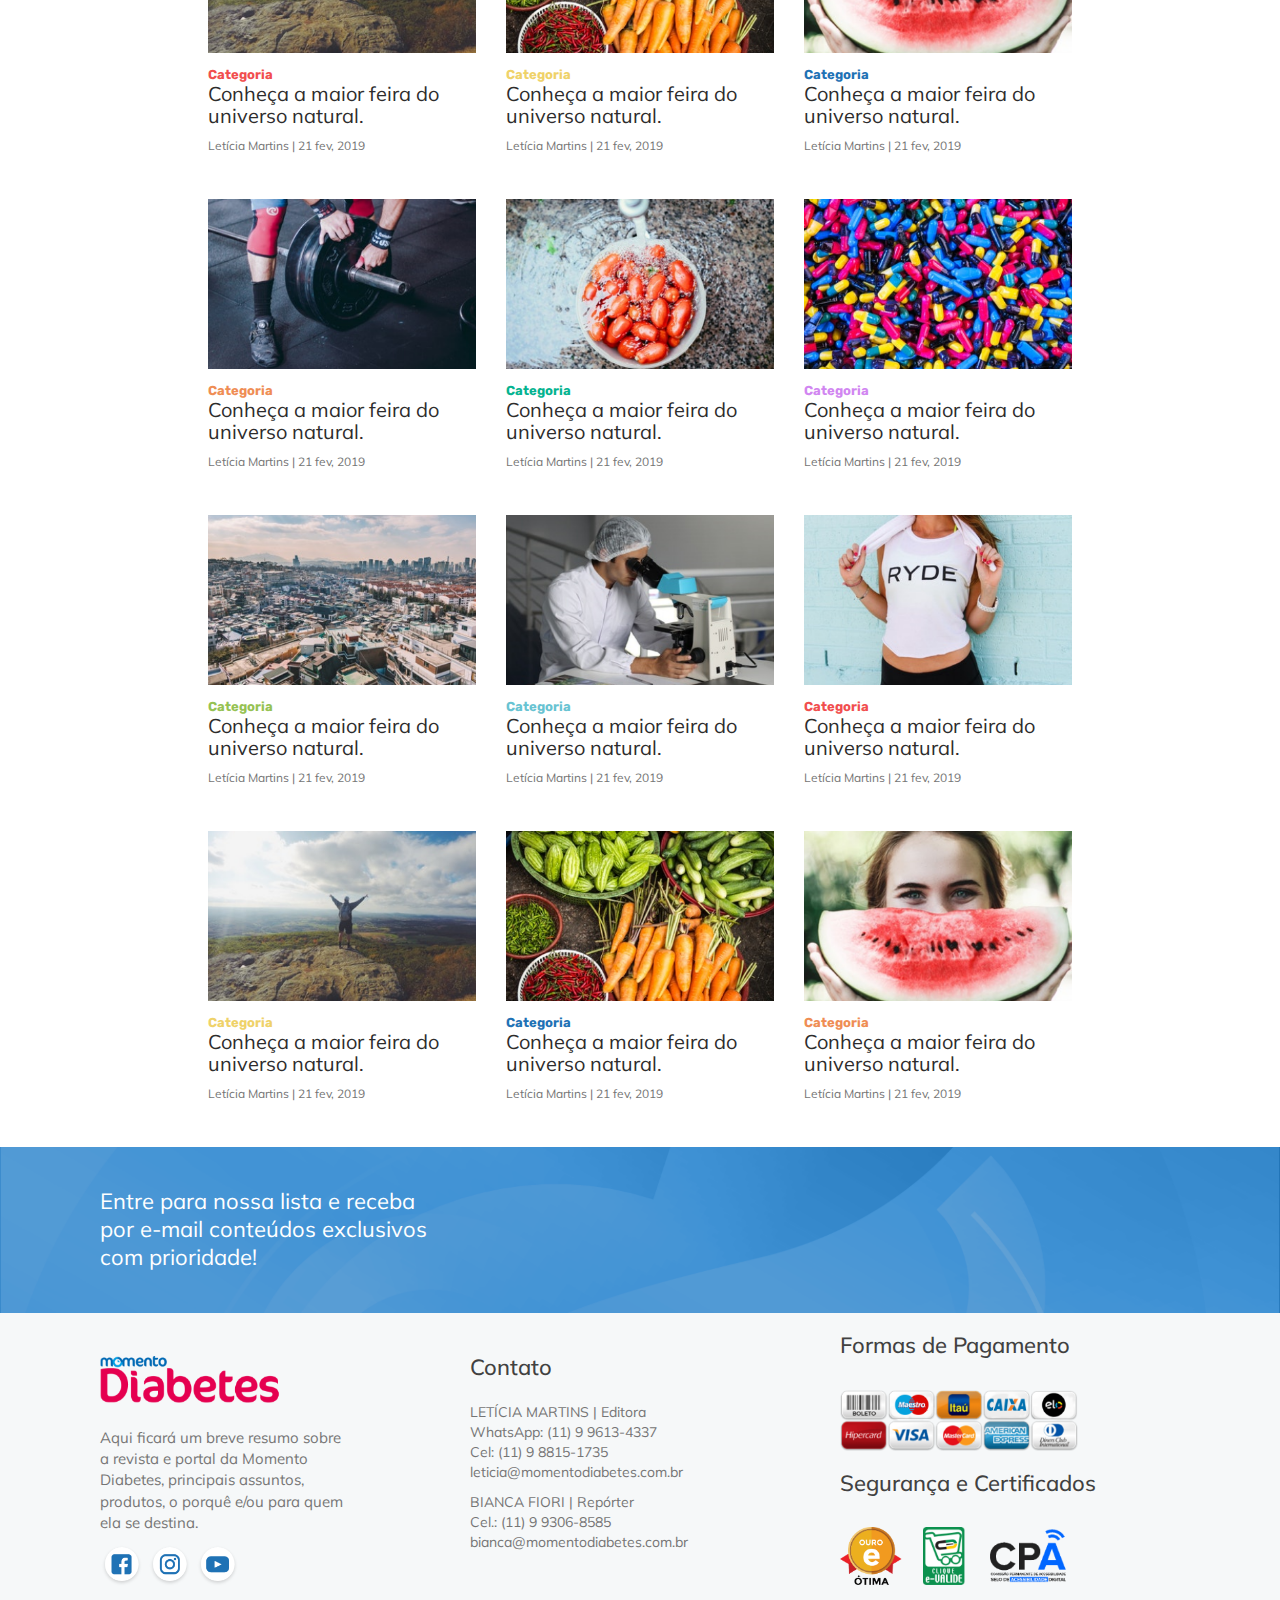
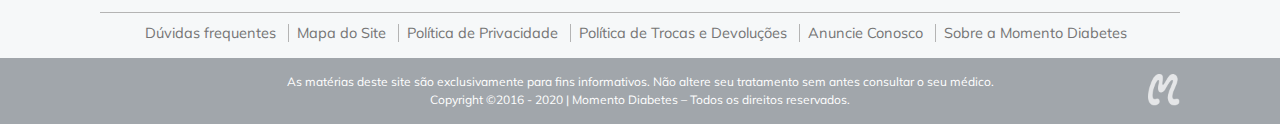
<file: noticias.html>
<!--
                             `..-://++ooosssoooo++/:--..`                                           
                        ``-:++oossssssssssssssssssssssoo++/:-``                                     
                     `.:+osssssssssssssssssssssssssssssssssssso/:-.                                 
                   .:+osssssssssssssssssssssssssssssssssssssssssssoo/-.`                            
                 `:osssssssssssssssssssssssssssssssssssssssssssssssssso+/-`                         
               ./osssssssssssssssssssssssssssssssssssssssssssssssssssssssso+-.`                     
             `:ossssssssssssssssssssssssssssssssssssssssssssssssssssssssssssso+:`                   
           `.+ssssssssssssssssssssssssooosssssssssssssssssssssssooossssssssssssss/-`                
          `:ossssssssssssssssssso+/-.````.-+ossssssssssssssso+:.````.-/+osssssssssso/.              
         `+ossssssssssssssssss+:.           -+sssssssssssso/.`         `-+osssssssssss/.`           
       `.ossssssssssssssssss+-`              -ossssssssss+.              `-ossssssssssss+:`         
       -ossssssssssssssssso/`                -+sssssssso/`                `.ssssssssssssso+.        
      :osssssssssssssssss+-                  .+sssssss+:                    +ossssssssssssso:`      
     :osssssssssssssssss+-          `        -+ssssss+-          `          /osssssssssssssso/.     
    .ossssssssssssssssso.         .://       -osssss+`        .://-         +osssssssssssssssso`    
   .ossssssssssssssssso-         :osss`     `:sssso/`      `./osso:        `sssssssssssssssssss+.   
  .:ssssssssssssssssso:        `:sssso      ./ssso/`      `:osssso`       `:ssssssssssssssssssss/.  
  :osssssssssssssssso:        `:sssso/      ./ss+-`      `+ossss+:        -osssssssssssssssssssss:` 
 -+sssssssssssssssss/.       `:ossss+.      .:o/`       `ossssso/`       -/ssssssssssssssssssssss+- 
 /osssssssssssssssso.        :+sssss/         `        .+ssssss/.       `/ssssssssssssssssssssssso/ 
.+sssssssssssssssss-`       .ossssso:                `:ossssss+.        /ossssssssssssssssssssssss+.
:osssssssssssssssso        `/ssssss+-                /osssssss.`       :ossssssssssssssssssssssssso:
+ossssssssssssssso-       `-sssssss+-              `/osssssso:       `-ssssssssssssssssssssssssssso/
ossssssssssssssss/        .+sssssss+:             ./ssssssso/        -ossssssssssssssssssssssssssso/
osssssssssssssss+-       `:sssssssso/            -+ssssssss/`       -+sssssssssssssssssssssssssssso+
ssssssssssssssss/`       -+ssssssssso/`       `.+ossssssss/.       .+ssssssssssssssssssssssssssssso/
osssssssssssssss:        :osssssssssss+:.``.-:+sssssssssso.        /ossssssssssssssssssssssssssssso:
+osssssssssssss+-       `+sssssssssssssssssssssssssssssss:`       .ossssssssssssssssssssssssssssss+.
:osssssssssssss/.       .+sssssssssssssssssssssssssssssso`       `/sssssssssssssssssssssssssssssss+ 
.+sssssssssssss:.       -+ssssssssssssssssssssssssssssso/        .ssssssssssssssssssssssssssssssso: 
 /ossssssssssss:`       .+ssssssssssssssssssssssssssssso:       `-sssssssssssssssssssssssssssssss/. 
 -+ssssssssssss:`       `/sssssssssssssssssssssssssssss+-       `-sssssssssssssssssssssssssssssso-  
  -osssssssssss:.        ./osssssoooossssssssssssssssss+-        `/ossssssooosssssssssssssssssss:`  
  `-sssssssssss/.         `.://:-...-/osssssssssssssssso:         `-:///-....:+ssssssssssssssss+`   
   `-ossssssssso-                     -ossssssssssssssso+                     .:sssssssssssssso`    
     :+sssssssss/.                     /ossssssssssssssss-`                    .ossssssssssss+-     
      ./sssssssso/`                    /osssssssssssssssso.                    .osssssssssss+-      
       `-+ssssssso+.                  -osssssssssssssssssso:`                 ./sssssssssss/.       
         `:+ssssssso:.              ./osssssssssssssssssssso+-               -+ossssssssso/`        
           `-/sssssssso/-.````...-/+ossssssssssssssssssssssssso/:-.`````..-:ossssssssssso:          
             `-/ossssssssoooooooosssssssssssssssssssssssssssssssssoooooooosssssssssssso/-           
                .-/sssssssssssssssssssssssssssssssssssssssssssssssssssssssssssssssssso-`            
                   .:+osssssssssssssssssssssssssssssssssssssssssssssssssssssssssssso/`              
                     `.-+ossssssssssssssssssssssssssssssssssssssssssssssssssssssso/.                
                         `.:/oossssssssssssssssssssssssssssssssssssssssssssssso+/`                  
                             `.-/ooosssssssssssssssssssssssssssssssssssssssoo/-`                    
                                  `.-/+oossssssssssssssssssssssssssssssso+:-                        
                                       ```.-:/+++ooooossssssssoooo++/:-``                           
                                        /sdmmhs+.                                                   
                                     `.hmmmmmmmmmd/.                                                
                                   odmmmmmmmmmmmmmmmy`                                              
                                 +dmmmmmmmmmmmmdmmmmmo                                              
                                 /mmmmmmmmmmmss+smmmmd                                              
                            `.   -ohmddssmmy/+oo/ommmh`                                             
                          `::o: -//:++/+//+//+s//osmm/                                              
                        `:/hdhsoho+so//o////////ssyo.                                               
                       `/ydmmmmhoso/oy/oo///++s/. ossoo/-                                           
                     `odmmmmmmmmdsh+/+y/+so/sy`  `soo++oss                                          
               -ssydddmmmmmdddmmmmd+//y/ossmmm+    +o+ss+-                                          
                ymmmmmmmmy+///+sdmmh//os++mmmmmo  -o/s.                                             
              --+ymmmmmmys+/////smmmyso+symmds++o.o/o-                                              
                -oodmmmo////////+mmmdshhydmm+///yo/+/                                               
               +o/ymmms//oo//////ymmmmmmmmmm++sosooy`                                               
              :o/+dmmmo/oy//////+mmmmmmmmmmyso/+osoo/                                               
            `+hssdmmmmo+y///////+mmmmmmmmmyy////+++y-                                               
          -hdmmmmmmmmm+y+/s//+sosdmmmmmmdho/////+oos                                                
         .+yddhmmmmmmdoo//soo+yoysdyho+///////+ssooy:                                               
         .``.y/+mmmmmhso/+ho/+yooyyy///////oshoo+/+++y       .o+                                    
            o+++mmmmmyy++h+/os/yoys+/////osos+/oso++oy:      :mh.`                                  
           :o+++yyso+y+/ss/+s/+y+yy///oydo/y//os//////++/:://omd+o-                                 
           s+/-:+/syhdy+so/so/+hssosoysymmhhooho+///////o//+sohso+/                                 
         .o++hmdmdmmmmmmdd+++os/+oyoosodmmmmmmmmmmyosooooo++/:sooos                                 
        `y++yoydmmmmmmmmmmmdhddyymmmddmmmmmmmmmmmh+yyyyyo.   `dy+/-----::-                          
        /os/s/+odmmmmmmmmmmmmmmmmmmmmmmmmmmmmmmmd/syyyyyyh-  -mh::-.:+:..:y.                        
        soo+s//soymmmmmmmmmmmmmmmmmmmmmmmmmmmmmmy+hyyyyyyh/:o/hh+/+s+-....so::::::                  
       .soo+s///osoydmmmmmmmmmmmmmhyssyydmmmmddhohyyyhhs/-:/s//-/sooo/..:yyoooooydo:--------::.     
       ++oo/s+////ooooydmmmmmmdyo+//++ooosyys+sysssssy:/oo+s/+s+/:--.-+yhyyyyyyhmmyooooooooooos:    
       s/o+/+s//////++//+ossososysyyhyyyyyyyyhhoooooy-....++/:...-/oyhysssssssshmmyoooooooooooos:   
   `/++h+os//oo+/////oo+/oossosyyyyyyyyyyyyyyyyhhoooso-.../-:/+shhyssssssssssssymyooooooooooossos:  
  -dysosyyyyso+oooo+ssso+/++yhyyyyyyyyyyyyyyyyyyydoooosysyyyysooyyyyyyyyyyyyyyyysooooooooooooosssh: 
 /hssssssssssssssssyoooossyyyyhhyyyyyyyyyyyyyyyyyhysssssssssssssssssssssssssssssssssssssyyyyyydhhyh 
 hyhhhshshhydhhhhhhhyhhyhhhyhhyhdhhhhhyyyyyyyyyyyydhhhhyhhhyhhhyhhyhhyhhyyyhyyhsyyyhhshshhhhyhhhyyh`
 hyhhhshshhshhhyyyyhyyhshhhshyyhhhshhshyyhyyyyyyyyydhhhyhhhyhhhyhhyhhyhhhhhhhhhyhhhhhydyhdddhddy/:. 
 ooydhhhdddhddssssssoooooooooo+o+ydddhhhhdyyyyyyyyyyd+:::::::::--------..........````.dhyyhysoos    
   sooyhhsyhdo                   hhddddhhhhyyyyyyyyyyh.                               ohhysdysos:   
  .yoosdyshhd`                 .shyyhhyhd--hyyyyyyyyyyh.                              .dhhsyysooy`  
  oooshhsyhdo                 /hyyyyyyyyyy+odhyyyyyyyyyh:                              syyysdysoo+  
 `yosydyyyyd`                 -syhyyyhhyyyyyyhhhhyyyyyyyh+````                         -hshyhhoooy. 
 oooshssyss:                          `:/+/:-::-.:+yyyyyyyhdddy.    .-::-.`             .:-` +oooos 
`yoooh                                              -syhyyyyhhhhssyhhyyyyh/                  `yooos/
+osoy-                                                ohyyyhhdhdyyyyyyyhy-                    /sosoy
ysyss  
#
# SITE PROJETADO POR
# MANGU BRAND
# WWW.MANGUBRAND.COM.BR
#
# PROGRAMADOR
# DIOGENES OLIVEIRA DOS SANTOS JUNIOR
# WWW.DIOGENESJUNIOR.COM.BR
# CONTATO@DIOGENESJUNIOR.COM.BR
#
# MAIO DE 2019
#
-->
<!DOCTYPE html>
<html lang="pt-br"><head>
<title>Momento Diabetes</title>
<meta charset="utf-8">
<meta http-equiv="X-UA-Compatible" content="IE=edge,chrome=1">
<meta name="viewport" content="width=device-width, initial-scale=1, maximum-scale=1, minimum-scale=1, user-scalable=no, minimal-ui, viewport-fit=cover">
<meta name="theme-color" content="#1F72B5">

    <!-- FAVICON -->
    <link rel="shortcut icon" href="images/favicon.png">
    <link rel="stylesheet" type="text/css" href="css/bootstrap.css" media="all" />
    <link rel="stylesheet" type="text/css" href="css/style.css" />
    <link rel="stylesheet" type="text/css" href="css/sweetalert2.min.css">
    <!-- ICONES -->
    <link rel="stylesheet" href="https://maxcdn.bootstrapcdn.com/font-awesome/4.7.0/css/font-awesome.min.css">
    <!-- ANIMATE -->
    <link rel="stylesheet" type="text/css" href="css/animate.css">
    <!-- DROPDOWN -->
    <link href="css/bootstrap-dropdownhover.css" rel="stylesheet">
    <!-- GOOGLE FONTS -->
    <link href="https://fonts.googleapis.com/css?family=Muli:300,400,700,900&display=swap" rel="stylesheet"> <!-- font-family: 'Muli', sans-serif; -->
    <link href="https://fonts.googleapis.com/css?family=Rubik:400,700&display=swap" rel="stylesheet"> <!-- font-family: 'Rubik', sans-serif; -->
    <!-- OWL CARROUSEL -->
    <link rel="stylesheet" type="text/css" href="css/owl.carousel.min.css">


</head>
<body>


<!-- HEADER -->
<header>
   
   <div class="container">
     
     <div class="row">
       
       <!-- COLUNA UM LOGO -->
       <div class="col-lg-3 col-md-3 col-sm-12 col-xs-12 logo">
         <a href="#" title="Moento Diabetes - voltar para o ínicio">
           <img src="images/logo-momentodiabetes2.png" alt="Momento Diabetes Logo">
         </a>
       </div>
       <!-- COLUNA UM LOGO -->

       <!-- COLUNA DOIS MENU E BUSCA -->
       <div class="col-lg-7 col-md-7 col-sm-12 col-xs-12 menu-e-busca">
           <div class="row">
              <div class="col-lg-7 col-md-7 col-sm-12 col-xs-12 coluna-um">
                <nav>
    <div class="menu-desktop hidden-sm hidden-xs">

                <a href="#" class="menu-pai" title="">Sobre nós</a>

                <span class="dropdown dropdown-inline">
                    <a href="#" class="dropdown-toggle menu-pai" title=""  data-toggle="dropdown" data-hover="dropdown">Noticias <span class="caret"></span></a>

                    <ul class="dropdown-menu dropdownhover-bottom setas" role="menu">

                      <div class="row">
                          
                          <!-- COLUNA UM -->
                          <div class="col-lg-3 col-md-3 menu-coluna menu-coluna-um">
                            <h3>TRATAMENTO</h3>
                            <ul>
                              <li>
                                <a href="#" title="Diabetes Tipo 1">Diabetes Tipo 1</a>
                              </li>
                              <li>
                                <a href="#" title="Diabetes Tipo 2">Diabetes Tipo 2</a>
                              </li>
                              <li>
                                <a href="#" title="Diabetes Gestacional">Diabetes Gestacional</a>
                              </li>
                              <li>
                                <a href="#" title="Todos os Tipos">Todos os Tipos</a>
                              </li>
                              <li>
                                <a href="#" title="Comportamento">Comportamento</a>
                              </li>
                            </ul>
                          </div>
                          <!-- COLUNA UM -->

                          <!-- COLUNA UM -->
                          <div class="col-lg-3 col-md-3 menu-coluna menu-coluna-dois">
                            <h3>ALIMENTAÇÃO</h3>
                            <ul>
                              <li>
                                <a href="#" title="Faz Bem">Faz Bem</a>
                              </li>
                              <li>
                                <a href="#" title="Receitas">Receitas</a>
                              </li>
                              <li>
                                <a href="#" title="Vitrine">Vitrine</a>
                              </li>
                            </ul>
                          </div>
                          <!-- COLUNA UM -->

                          <!-- COLUNA UM -->
                          <div class="col-lg-3 col-md-3 menu-coluna menu-coluna-tres">
                            <h3><a href="#" title="EVENTO ATTD">EVENTO ATTD</a></h3>
                            <h3><a href="#" title="DIÁRIO DE BORDO">DIÁRIO DE BORDO</a></h3>
                            <h3><a href="#" title="AGENDA">AGENDA</a></h3>
                            <h3><a href="#" title="EVENTOS">EVENTOS</a></h3>
                            <h3><a href="#" title="PERGUNTAS E RESPOSTAS">PERGUNTAS E RESPOSTAS</a></h3>
                          </div>
                          <!-- COLUNA UM -->

                          <!-- COLUNA UM -->
                          <div class="col-lg-3 col-md-3 menu-coluna menu-coluna-quatro">
                            <h3>COLUNISTAS</h3>
                             
                                <!-- COLUNISTA --> 
                                <div class="colunista" style="margin-top: -8px;">                                  
                                   <a href="#" title="Nome do Colunista">                                     
                                     <img src="images/colunista-um.png" alt="Nome do Colunista"> 
                                     Gabriel Schon
                                   </a>
                                </div>
                                <!-- COLUNISTA --> 

                                <!-- COLUNISTA --> 
                                <div class="colunista">                                  
                                   <a href="#" title="Nome do Colunista">                                     
                                     <img src="images/colunista-dois.png" alt="Nome do Colunista"> 
                                     Gabriel Schon
                                   </a>
                                </div>
                                <!-- COLUNISTA --> 

                                <!-- COLUNISTA --> 
                                <div class="colunista">                                  
                                   <a href="#" title="Nome do Colunista">                                     
                                     <img src="images/colunista-tres.png" alt="Nome do Colunista"> 
                                     Gabriel Schon
                                   </a>
                                </div>
                                <!-- COLUNISTA --> 

                                <!-- COLUNISTA --> 
                                <div class="colunista">                                  
                                   <a href="#" title="Nome do Colunista">                                     
                                     <img src="images/colunista-quatro.png" alt="Nome do Colunista"> 
                                     Gabriel Schon
                                   </a>
                                </div>
                                <!-- COLUNISTA --> 

                          </div>
                          <!-- COLUNA UM -->

                      </div>

                      <div class="row">
                        <div class="col-lg-12 col-md-12 mais-links">
                          <a href="#" title="VER TODAS AS NOTÍCIAS">VER TODAS AS NOTÍCIAS</a>
                        </div>
                      </div>

                    </ul>
                </span>

                <a href="#" title="" class="menu-pai">Loja</a>                
                <a href="#" title="" class="menu-pai">Anunciar</a>

    </div>
</nav>
              </div>
              <div class="col-lg-5 col-md-5 col-sm-12 col-xs-12 coluna-dois">
                 <form class="form-inline" method="post" action="/">
  
	  <div class="form-group">
	    <input type="text" class="form-control" id="buscaHeader" placeholder="Pesquisar" name="s" required>
	  </div>

	  <button type="submit">
	  	<img src="images/busca-header.png" alt="Busca Header">
	  </button>

</form>
              </div>
           </div>
       </div>
       <!-- COLUNA DOIS MENU E BUSCA -->

       <!-- COLUNA TRES ENTRAR CARRINHO -->
       <div class="col-lg-2 col-md-2 col-sm-12 col-xs-12 entrar-e-carrinho">
           
           

           <div class="carrinho">
             <img src="images/carrinho.png" alt="Seu Carrinho"> <span>0</span>
           </div>

           <div class="entrar">
             <a href="#" title="Entrar">
               <img src="images/login.png" alt="Login/Cadastro">
               <br clear="both">
               Entrar
             </a> 
           </div>

       </div>
       <!-- COLUNA TRES ENTRAR CARRINHO -->

     </div>

   </div>

</header>
<!-- HEADER -->

		<!-- FRASE CONVERSÃO -->
		<section class="frase-conversao wow slideInDown">
			<div class="container">
				<div class="row">
					<div class="col-lg-12 col-md-12 col-sm-12 col-xs-12 text-center">
						<h3>
							São <span>muitos benefícios</span> em <u>se tornar um assinante</u> Momento Diabetes!
						</h3>
					</div>
				</div>
			</div>
		</section>
		<!-- FRASE CONVERSÃO -->



<!-- WORK -->
<section class="principal cinza">
  <div class="container work" style="padding-bottom: 20px;">
   

     <div class="row">
       

   

				       <!-- COLUNA UM -->
				       <div class="col-lg-4 col-md-4 col-sm-12 col-xs-12 coluna-um destaque-homepage destaque-noticias">
				         
				         <article>
				             <div class="imagem-de-destaque" style="background: url('images/luke-chesser-22256-unsplash.png') #f2f2f2 no-repeat;background-size: cover;background-position: center center;">
				               <a href="#" title="Título do banner">&nbsp;</a>
				             </div>

				             <h1>
				               <small>Categoria</small>
				               <a href="#" title="Conheça a maior feira do universo natural. Antecipe seu credenciamento.">
				                 Conheça a maior feira do universo natural. Antecipe seu credenciamento.
				               </a>
				             </h1>
				             <p class="tagline">Letícia Martins | 21 fev, 2019</p>
				             <p class="resumo">
				                A Natural Tech 2019 é a maior feira do universo natural. Diversas empresas apresentação suas novidades para uma vida mais saudável e a Momento Diabetes estará lá!
				             </p>
				         </article>

				       </div>
				       <!-- COLUNA UM -->


				       <!-- COLUNA DOIS -->
				       <div class="col-lg-4 col-md-4 col-sm-12 col-xs-12 coluna-um destaque-homepage destaque-noticias">
				         
				           <!-- GRID -->
				           <div class="row grid-postagem grid-postagem-noticias" style="padding-top: 0px;">

				
									  <!-- POSTAGEM -->
								      <div class="col-lg-12 col-md-12 col-sm-12 col-xs-12">
								      	<div class="grid">
										        <div class="imagem-postagem" style="background: url('images/mini1.png') #f2f2f2 no-repeat;background-size: cover;background-position: center center;">
										         
										          <div class="mascara">
										            <a href="#" title="Clique para continuar lendo">
										              Continuar lendo
										            </a>
										          </div>
										        
										        </div>
										        <h3>
										          <small>Categoria</small><br clear="both">
										          <a href="#" title="Clique para continuar lendo">
										             Conheça a maior feira do universo natural. 
										          </a>
										        </h3>
										        <p>
										          Letícia Martins  |  21 fev, 2019
										        </p>
								        </div>
								      </div>
								      <!-- POSTAGEM -->


								      <!-- POSTAGEM -->
								      <div class="col-lg-12 col-md-12 col-sm-12 col-xs-12">
								      	<div class="grid">
										        <div class="imagem-postagem" style="background: url('images/mini2.png') #f2f2f2 no-repeat;background-size: cover;background-position: center center;">
										          <div class="mascara">
										            <a href="#" title="Clique para continuar lendo">
										              Continuar lendo
										            </a>
										          </div>
										        </div>
										        <h3>
										          <small>Categoria</small><br clear="both">
										          <a href="#" title="Clique para continuar lendo">
										             Conheça a maior feira do universo natural. 
										          </a>
										        </h3>
										        <p>
										          Letícia Martins  |  21 fev, 2019
										        </p>
								        </div>
								      </div>
								      <!-- POSTAGEM -->


							</div>
							<!-- GRID -->
				         

				       </div>
				       <!-- COLUNA DOIS -->
       	
       



       <!-- COLUNA TRES -->
       <div class="col-lg-4 col-md-4 col-sm-12 col-xs-12 coluna-dois micro-slide micro-slide-noticias">
           <h2>Últimas Notícias</h2>

              <div id="carousel-banner-artigos" class="carousel vertical slide" data-ride="carousel" data-interval="false">

  <!-- Wrapper for slides -->
  <div class="carousel-inner" role="listbox">
    
                <!-- ######## PAGINA ######## -->
                <div class="item active">
                  
                            <!-- ITEM CHILD -->
                            <div class="item-child">
                              
                              <p>
                                <a href="#" title="Título da Matéria">
                                  <b>Conheça a maior feira do universo natural. Antecipe-se!</b>
                                </a>
                              </p>
                              <p>
                                <small>
                                  Letícia Martins  |  21 fev, 2019
                                </small>
                              </p>
                            </div>
                            <!-- ITEM CHILD -->

                            <!-- ITEM CHILD -->
                            <div class="item-child">
                              
                              <p>
                                <a href="#" title="Título da Matéria">
                                  <b>Conheça a maior feira do universo natural.</b>
                                </a>
                              </p>
                              <p>
                                <small>
                                  Letícia Martins  |  21 fev, 2019
                                </small>
                              </p>
                            </div>
                            <!-- ITEM CHILD -->

                            <!-- ITEM CHILD -->
                            <div class="item-child">
                             
                              <p>
                                <a href="#" title="Título da Matéria">
                                  <b>Conheça a maior feira do universo natural.</b>
                                </a>
                              </p>
                              <p>
                                <small>
                                  Letícia Martins  |  21 fev, 2019
                                </small>
                              </p>
                            </div>
                            <!-- ITEM CHILD -->


                            <!-- ITEM CHILD -->
                            <div class="item-child total-blue">
                              
                              <p>
                                <a href="#" title="Título da Matéria">
                                  <b>SOS Hipo: Saiba como prevenir e tratar a queda de açúcar no sangue</b>
                                </a>
                              </p>
                              <p>
                                <small>
                                  Letícia Martins  |  21 fev, 2019
                                </small>
                              </p>
                            
                            </div>
                            <!-- ITEM CHILD -->


                            <!-- ITEM CHILD -->
                            <div class="item-child">
                             
                              <p>
                                <a href="#" title="Título da Matéria">
                                  <b>Conheça a maior feira do universo natural.</b>
                                </a>
                              </p>
                              <p>
                                <small>
                                  Letícia Martins  |  21 fev, 2019
                                </small>
                              </p>
                            </div>
                            <!-- ITEM CHILD -->

                </div>
                <!-- ######## PAGINA ######## -->

  

  
  </div>

  <!-- Controls 
  <a class="left carousel-control" href="#carousel-banner-artigos" role="button" data-slide="prev">
    <span class="glyphicon glyphicon-chevron-left" aria-hidden="true"></span>
    <span class="sr-only">Previous</span>
  </a>
  <a class="right carousel-control" href="#carousel-banner-artigos" role="button" data-slide="next">
    <span class="glyphicon glyphicon-chevron-right" aria-hidden="true"></span>
    <span class="sr-only">Next</span>
  </a>
-->
</div>
              
              <!--
              <div class="col-lg-12 col-md-12 col-sm-12 col-xs-12 text-center mover-vertical">
                 <a href="#carousel-banner-artigos" role="button" data-slide="next">
                   <img src="images/mover-vertical.png" alt="mover vertical">
                 </a>
              </div>
          -->
                      
       </div>
       <!-- COLUNA TRES -->

     </div> 
   

  </div>
</section>
<!-- WORK -->

   <div class="newsletter">
       
       <div class="container">
           
           <div class="row">
               
               <!-- COLUNA UM -->
               <div class="col-lg-4 col-md-4 col-sm-12 col-xs-12 coluna-um">
                   <h4>Receba conteúdos <br clear="both">exclusivos por e-mail!</h4>
               </div>
               <!-- COLUNA UM -->

               <!-- COLUNA DOIS -->
               <div class="col-lg-5 col-md-5 col-lg-offset-2 col-md-offset-2 col-sm-12 col-xs-12 coluna-dois  padding-22 wow fadeInRight" data-wow-delay="0.2s">
                   
                   <form class="form-inline" method="post" action="">
                      <div class="form-group">
                        <input type="email" class="form-control" required id="newsletterRodape" placeholder="Coloque aqui o seu melhor e-mail">
                      </div>
                      <button type="submit" class="btn btn-default">Enviar</button>
                    </form>

               </div>
               <!-- COLUNA DOIS -->

               <br clear="both">

           </div>

       </div>

   </div>


<div class="container work padding-30" style="padding-bottom: 0px;">

    
    <!-- GRID POSTAGEM -->
    <div class="row grid-postagem" style="padding-top: 40px;">


      <div class="col-lg-10 col-md-10 col-lg-offset-1 col-md-offset-1 col-sm-12 col-xs-12 grid-postagem-loop">

      	                  <!-- LABELS -->
      	                  <div class="col-lg-12 col-md-12 col-sm-12 col-xs-12 labels-categorias">
      	                  	 
      	                  	 <a href="#" class="label label-default cor-1" title="Categoria Tratamento">Tratamento</a>
      	                  	 <a href="#" class="label label-default cor-2" title="Categoria Alimentação">Alimentação</a>
      	                  	 <a href="#" class="label label-default cor-3" title="Categoria Diário de Bordo">Diário de Bordo</a>
      	                  	 <a href="#" class="label label-default cor-4" title="Categoria Colunistas">Colunistas</a>
      	                  	 <a href="#" class="label label-default cor-5" title="Categoria Agenda">Agenda</a>
      	                  	 <a href="#" class="label label-default cor-6" title="Categoria Eventos">Eventos</a>
      	                  	 <a href="#" class="label label-default cor-7" title="Categoria Perguntas e Respostas">Perguntas e Respostas</a>

      	                  </div>
      	                  <!-- LABELS --> 

      	                  <br clear="both">
      

					      <!-- POSTAGEM -->
					      <div class="col-lg-4 col-md-4 col-sm-12 col-xs-12 grid">
					        <div class="imagem-postagem" style="background: url('images/noticias1.png') #f2f2f2 no-repeat;background-size: cover;background-position: center center;">
					         
					          <div class="mascara">
					            <a href="#" title="Clique para continuar lendo">
					              Continuar lendo
					            </a>
					          </div>
					        
					        </div>
					        <h3>
					          <small>Categoria</small><br clear="both">
					          <a href="#" title="Clique para continuar lendo">
					             Conheça a maior feira do universo natural. 
					          </a>
					        </h3>
					        <p>
					          Letícia Martins  |  21 fev, 2019
					        </p>
					      </div>
					      <!-- POSTAGEM -->


					      <!-- POSTAGEM -->
					      <div class="col-lg-4 col-md-4 col-sm-12 col-xs-12 grid">
					        <div class="imagem-postagem" style="background: url('images/noticias2.png') #f2f2f2 no-repeat;background-size: cover;background-position: center center;">
					          <div class="mascara">
					            <a href="#" title="Clique para continuar lendo">
					              Continuar lendo
					            </a>
					          </div>
					        </div>
					        <h3>
					          <small>Categoria</small><br clear="both">
					          <a href="#" title="Clique para continuar lendo">
					             Conheça a maior feira do universo natural. 
					          </a>
					        </h3>
					        <p>
					          Letícia Martins  |  21 fev, 2019
					        </p>
					      </div>
					      <!-- POSTAGEM -->




					      <!-- POSTAGEM -->
					      <div class="col-lg-4 col-md-4 col-sm-12 col-xs-12 grid grid-anuncio">
					         
					        
					           
					           <div class="anuncio-imagem">
						           	<a href="javascript:void(0)" title="Clique para ver detalhes sobre o anúncio"> 
						              <img src="images/ads2.png" alt="ADS2">
						           </a>
					           </div>

					         

					      </div>
					      <!-- POSTAGEM -->


					      <br clear="both">


					      <!-- POSTAGEM -->
					      <div class="col-lg-4 col-md-4 col-sm-12 col-xs-12 grid">
					        <div class="imagem-postagem" style="background: url('images/noticias3.png') #f2f2f2 no-repeat;background-size: cover;background-position: center center;">
					          <div class="mascara">
					            <a href="#" title="Clique para continuar lendo">
					              Continuar lendo
					            </a>
					          </div>
					        </div>
					        <h3>
					          <small>Categoria</small><br clear="both">
					          <a href="#" title="Clique para continuar lendo">
					             Conheça a maior feira do universo natural. 
					          </a>
					        </h3>
					        <p>
					          Letícia Martins  |  21 fev, 2019
					        </p>
					      </div>
					      <!-- POSTAGEM -->


					      <!-- POSTAGEM -->
					      <div class="col-lg-4 col-md-4 col-sm-12 col-xs-12 grid">
					        <div class="imagem-postagem" style="background: url('images/noticias4.png') #f2f2f2 no-repeat;background-size: cover;background-position: center center;">
					          <div class="mascara">
					            <a href="#" title="Clique para continuar lendo">
					              Continuar lendo
					            </a>
					          </div>
					        </div>
					        <h3>
					          <small>Categoria</small><br clear="both">
					          <a href="#" title="Clique para continuar lendo">
					             Conheça a maior feira do universo natural. 
					          </a>
					        </h3>
					        <p>
					          Letícia Martins  |  21 fev, 2019
					        </p>
					      </div>
					      <!-- POSTAGEM -->


					      <!-- POSTAGEM -->
					      <div class="col-lg-4 col-md-4 col-sm-12 col-xs-12 grid">
					        <div class="imagem-postagem" style="background: url('images/noticias5.png') #f2f2f2 no-repeat;background-size: cover;background-position: center center;">
					          <div class="mascara">
					            <a href="#" title="Clique para continuar lendo">
					              Continuar lendo
					            </a>
					          </div>
					        </div>
					        <h3>
					          <small>Categoria</small><br clear="both">
					          <a href="#" title="Clique para continuar lendo">
					             Conheça a maior feira do universo natural. 
					          </a>
					        </h3>
					        <p>
					          Letícia Martins  |  21 fev, 2019
					        </p>
					      </div>
					      <!-- POSTAGEM -->


					      

					      <!-- POSTAGEM -->
					      <div class="col-lg-4 col-md-4 col-sm-12 col-xs-12 grid">
					        <div class="imagem-postagem" style="background: url('images/noticias6.png') #f2f2f2 no-repeat;background-size: cover;background-position: center center;">
					          <div class="mascara">
					            <a href="#" title="Clique para continuar lendo">
					              Continuar lendo
					            </a>
					          </div>
					        </div>
					        <h3>
					          <small>Categoria</small><br clear="both">
					          <a href="#" title="Clique para continuar lendo">
					             Conheça a maior feira do universo natural. 
					          </a>
					        </h3>
					        <p>
					          Letícia Martins  |  21 fev, 2019
					        </p>
					      </div>
					      <!-- POSTAGEM -->


					      <!-- POSTAGEM -->
					      <div class="col-lg-4 col-md-4 col-sm-12 col-xs-12 grid">
					        <div class="imagem-postagem" style="background: url('images/noticias7.png') #f2f2f2 no-repeat;background-size: cover;background-position: center center;">
					          <div class="mascara">
					            <a href="#" title="Clique para continuar lendo">
					              Continuar lendo
					            </a>
					          </div>
					        </div>
					        <h3>
					          <small>Categoria</small><br clear="both">
					          <a href="#" title="Clique para continuar lendo">
					             Conheça a maior feira do universo natural. 
					          </a>
					        </h3>
					        <p>
					          Letícia Martins  |  21 fev, 2019
					        </p>
					      </div>
					      <!-- POSTAGEM -->


					      <!-- POSTAGEM -->
					      <div class="col-lg-4 col-md-4 col-sm-12 col-xs-12 grid">
					        <div class="imagem-postagem" style="background: url('images/noticias8.png') #f2f2f2 no-repeat;background-size: cover;background-position: center center;">
					          <div class="mascara">
					            <a href="#" title="Clique para continuar lendo">
					              Continuar lendo
					            </a>
					          </div>
					        </div>
					        <h3>
					          <small>Categoria</small><br clear="both">
					          <a href="#" title="Clique para continuar lendo">
					             Conheça a maior feira do universo natural. 
					          </a>
					        </h3>
					        <p>
					          Letícia Martins  |  21 fev, 2019
					        </p>
					      </div>
					      <!-- POSTAGEM -->



					       <!-- POSTAGEM -->
					      <div class="col-lg-4 col-md-4 col-sm-12 col-xs-12 grid">
					        <div class="imagem-postagem" style="background: url('images/noticias9.png') #f2f2f2 no-repeat;background-size: cover;background-position: center center;">
					          <div class="mascara">
					            <a href="#" title="Clique para continuar lendo">
					              Continuar lendo
					            </a>
					          </div>
					        </div>
					        <h3>
					          <small>Categoria</small><br clear="both">
					          <a href="#" title="Clique para continuar lendo">
					             Conheça a maior feira do universo natural. 
					          </a>
					        </h3>
					        <p>
					          Letícia Martins  |  21 fev, 2019
					        </p>
					      </div>
					      <!-- POSTAGEM -->



					       <!-- POSTAGEM -->
					      <div class="col-lg-4 col-md-4 col-sm-12 col-xs-12 grid">
					        <div class="imagem-postagem" style="background: url('images/noticias10.png') #f2f2f2 no-repeat;background-size: cover;background-position: center center;">
					          <div class="mascara">
					            <a href="#" title="Clique para continuar lendo">
					              Continuar lendo
					            </a>
					          </div>
					        </div>
					        <h3>
					          <small>Categoria</small><br clear="both">
					          <a href="#" title="Clique para continuar lendo">
					             Conheça a maior feira do universo natural. 
					          </a>
					        </h3>
					        <p>
					          Letícia Martins  |  21 fev, 2019
					        </p>
					      </div>
					      <!-- POSTAGEM -->




					       <!-- POSTAGEM -->
					      <div class="col-lg-4 col-md-4 col-sm-12 col-xs-12 grid">
					        <div class="imagem-postagem" style="background: url('images/noticias11.png') #f2f2f2 no-repeat;background-size: cover;background-position: center center;">
					          <div class="mascara">
					            <a href="#" title="Clique para continuar lendo">
					              Continuar lendo
					            </a>
					          </div>
					        </div>
					        <h3>
					          <small>Categoria</small><br clear="both">
					          <a href="#" title="Clique para continuar lendo">
					             Conheça a maior feira do universo natural. 
					          </a>
					        </h3>
					        <p>
					          Letícia Martins  |  21 fev, 2019
					        </p>
					      </div>
					      <!-- POSTAGEM -->



					       <!-- POSTAGEM -->
					      <div class="col-lg-4 col-md-4 col-sm-12 col-xs-12 grid">
					        <div class="imagem-postagem" style="background: url('images/noticias3.png') #f2f2f2 no-repeat;background-size: cover;background-position: center center;">
					          <div class="mascara">
					            <a href="#" title="Clique para continuar lendo">
					              Continuar lendo
					            </a>
					          </div>
					        </div>
					        <h3>
					          <small>Categoria</small><br clear="both">
					          <a href="#" title="Clique para continuar lendo">
					             Conheça a maior feira do universo natural. 
					          </a>
					        </h3>
					        <p>
					          Letícia Martins  |  21 fev, 2019
					        </p>
					      </div>
					      <!-- POSTAGEM -->


					      <!-- POSTAGEM -->
					      <div class="col-lg-4 col-md-4 col-sm-12 col-xs-12 grid">
					        <div class="imagem-postagem" style="background: url('images/noticias4.png') #f2f2f2 no-repeat;background-size: cover;background-position: center center;">
					          <div class="mascara">
					            <a href="#" title="Clique para continuar lendo">
					              Continuar lendo
					            </a>
					          </div>
					        </div>
					        <h3>
					          <small>Categoria</small><br clear="both">
					          <a href="#" title="Clique para continuar lendo">
					             Conheça a maior feira do universo natural. 
					          </a>
					        </h3>
					        <p>
					          Letícia Martins  |  21 fev, 2019
					        </p>
					      </div>
					      <!-- POSTAGEM -->


					      <!-- POSTAGEM -->
					      <div class="col-lg-4 col-md-4 col-sm-12 col-xs-12 grid">
					        <div class="imagem-postagem" style="background: url('images/noticias5.png') #f2f2f2 no-repeat;background-size: cover;background-position: center center;">
					          <div class="mascara">
					            <a href="#" title="Clique para continuar lendo">
					              Continuar lendo
					            </a>
					          </div>
					        </div>
					        <h3>
					          <small>Categoria</small><br clear="both">
					          <a href="#" title="Clique para continuar lendo">
					             Conheça a maior feira do universo natural. 
					          </a>
					        </h3>
					        <p>
					          Letícia Martins  |  21 fev, 2019
					        </p>
					      </div>
					      <!-- POSTAGEM -->


             </div>

      

    </div>
    <!-- GRID POSTAGEM -->

	
</div>




<!-- FOOTER -->
<footer>
   
   <div class="newsletter">
       
       <div class="container">
           
           <div class="row">
               
               <!-- COLUNA UM -->
               <div class="col-lg-4 col-md-4 col-sm-12 col-xs-12 coluna-um">
                   <h4>Entre para nossa lista e receba por e-mail conteúdos exclusivos com prioridade!</h4>
               </div>
               <!-- COLUNA UM -->

               <!-- COLUNA DOIS -->
               <div class="col-lg-5 col-md-5 col-lg-offset-2 col-md-offset-2 col-sm-12 col-xs-12 coluna-dois wow fadeInRight" data-wow-delay="0.2s">
                   
                   <form class="form-inline" method="post" action="">
                      <div class="form-group">
                        <input type="email" class="form-control" required id="newsletterRodape" placeholder="Coloque aqui o seu melhor e-mail">
                      </div>
                      <button type="submit" class="btn btn-default">Enviar</button>
                    </form>

               </div>
               <!-- COLUNA DOIS -->

               <br clear="both">

           </div>

       </div>

   </div>

   <!-- CORPO DO RODAPE -->
   <div class="container">
       

       <div class="row">
           
           <!-- COLUNA UM -->
           <div class="col-lg-3 col-md-3 col-sm-12 col-xs-12 coluna-um">

              <p>
                  <a href="#" title="Moento Diabetes - voltar para o ínicio">
                   <img src="images/logo-momentodiabetes2.png" alt="Momento Diabetes Logo">
                 </a>
              </p>
              <p>
                  Aqui ficará um breve resumo sobre a revista e portal da Momento Diabetes, principais assuntos, produtos, o porquê e/ou para quem ela se destina.
              </p>

              <p class="social">
                  
                  <a href="#" title="Nosso perfil no Facebook" target="_blank">
                      <img src="images/facebook.png">
                  </a>

                  <a href="#" title="Nosso perfil no Instagram" target="_blank">
                      <img src="images/instagram.png">
                  </a>

                  <a href="#" title="Nosso perfil no YouTube" target="_blank">
                      <img src="images/youtube.png">
                  </a>

              </p>
               
           </div>
           <!-- COLUNA UM -->

           <!-- COLUNA DOIS -->
           <div class="col-lg-4 col-md-4 col-lg-offset-1 col-md-offset-1 col-sm-12 col-xs-12 coluna-dois">
               
               <h3>Contato</h3>
               
               <p>
                   LETÍCIA MARTINS | Editora<br clear="both">
                   WhatsApp: (11) 9 9613-4337<br clear="both">
                   Cel: (11) 9 8815-1735<br clear="both">
                   leticia@momentodiabetes.com.br
               </p>
               
               <p>
                   BIANCA FIORI | Repórter<br clear="both">
                   Cel.: (11) 9 9306-8585<br clear="both">
                   bianca@momentodiabetes.com.br
               </p>

           </div>
           <!-- COLUNA DOIS -->

           <!-- COLUNA TRES -->
           <div class="col-lg-4 col-md-4 col-sm-12 col-xs-12 coluna-tres">
               
               <h3>Formas de Pagamento</h3>
               <p>
                   <img src="images/formas-pagamento.png" alt="Formas de Pagamento">
               </p>


               <h3>Segurança e Certificados</h3>
               <p>
                   <img src="images/certificados.png" alt="Segurança e Certificados">
               </p>

           </div>
           <!-- COLUNA TRES -->

       </div>


       <div class="row">           
           <div class="col-lg-12 col-md-12 col-sm-12 col-xs-12">
               <nav>
                   <ul>
                       <li>
                           <a href="#" title="Dúvidas frequentes">Dúvidas frequentes</a>
                       </li>
                       <li>
                           <a href="#" title="Mapa do Site">Mapa do Site</a>
                       </li>
                       <li>
                           <a href="#" title="Política de Privacidade">Política de Privacidade</a>
                       </li>
                       <li>
                           <a href="#" title="Política de Trocas e Devoluções">Política de Trocas e Devoluções</a>
                       </li>
                       <li>
                           <a href="#" title="Anuncie Conosco">Anuncie Conosco</a>
                       </li>
                       <li>
                           <a href="#" title="Sobre a Momento Diabetes">Sobre a Momento Diabetes</a>
                       </li>
                   </ul>
               </nav>
           </div>
       </div>


   
   </div>
   <!-- COPRO DO RODAPE -->

   <div class="bottom">
       <div class="container">
           <div class="row">
               <div class="col-lg-8 col-md-8 col-lg-offset-2 col-md-offset-2 col-sm-12 col-xs-12 corpo">
                   <p>
                       As matérias deste site são exclusivamente para fins informativos. Não altere seu tratamento sem antes consultar o seu médico. <br clear="both">
                       Copyright ©2016 - 2020 | Momento Diabetes – Todos os direitos reservados.
                   </p>
               </div>
               <div class="col-lg-2 col-md-2 col-sm-12 col-xs-12 logo-mangu text-right">
                   
                   <a href="http://mangu.com.br/" title="Site Desenvolvido por Mangu Brand" title="Site Desenvolvido por Mangu Brand">
                       <img src="images/mangu_svg.png" alt="Mangu Brand Logo">
                   </a>

               </div>
           </div>
       </div>
   </div>


</footer>
<!-- FOOTER -->


<!-- MODAL PESQUISA -->
<div class="modal-pesquisa">
	
	<div class="caixa-branca">
		
		<!-- CLOSE MODAL -->
		<div id="closeModal">
			<a href="javascript:void(0)" title="Fechar pesquisa" onclick="$('.modal-pesquisa').fadeOut(500);">
				<img src="images/close.png" alt="Fechar pesquisa">
			</a>
		</div>
		<!-- CLOSE MODAL -->


		<div class="row">
			<div class="col-lg-12 col-md-12 col-sm-12 col-xs-12 text-center">
				<h3>Qual tipo de insulina você usa?</h3>
			</div>
		</div>

		<div class="row">

			
			<!-- COLUNA UM -->
			<div class="col-lg-6 col-md-6 col-sm-12 col-xs-12 coluna-um">

				<p class="the-check">
	              <input type="checkbox" id="nph" />
	              <label for="nph">NPH (distribuída no SUS)</label>
	            </p>

	            <p class="the-check">
	              <input type="checkbox" id="Glargina" />
	              <label for="Glargina">Glargina (Lantus)</label>
	            </p>

	            <p class="the-check">
	              <input type="checkbox" id="Detemir" />
	              <label for="Detemir">Detemir (Levemir)</label>
	            </p>

	            <p class="the-check">
	              <input type="checkbox" id="Degludeca" />
	              <label for="Degludeca">Degludeca (Tresiba)</label>
	            </p>

	            <p class="the-check">
	              <input type="checkbox" id="Lispro" />
	              <label for="Lispro">Lispro (Humalog®)</label>
	            </p>

	            <p class="the-check">
	              <input type="checkbox" id="Asparte" />
	              <label for="Asparte">Asparte (Novorapid®)</label>
	            </p>

	            <p class="the-check">
	              <input type="checkbox" id="Glulisina" />
	              <label for="Glulisina">Glulisina (Apidra®)</label>
	            </p>
				

			</div>
			<!-- COLUNA UM -->

			<!-- COLUNA DOIS -->
			<div class="col-lg-6 col-md-6 col-sm-12 col-xs-12 coluna-dois">

				<div class="form-group">
					<label>Tipo de Diabetes</label>
					<select class="form-control" name="tipo_diabetes" required>
						<option value="">Selecione uma opção</option>
						<option value="tipo_1">Tipo 1</option>
						<option value="tipo_2">Tipo 2</option>
						<option value="gestacional">Gestacional</option>
					</select>
				</div>

				<div class="form-group">
					<label>Há quanto tempo foi diagnosticado?</label>
					<select class="form-control" name="tempo_diagnostico" required>
						<option value="">Selecione uma opção</option>
						<option value="1">1 ano ou menos</option>
						<option value="2">2 anos+</option>
						<option value="5">5 anos+</option>
						<option value="10">10 anos+</option>
					</select>
				</div>
                
                <br clear="both">
				<div class="form-group text-right">
					<button type="submit" class="btn btn-default">Enviar resposta</button>
				</div>
				
			</div>
			<!-- COLUNA DOIS -->


		</div>

	</div>

</div>
<!-- MODAL PESQUISA -->


    <script type="text/javascript" src="js/jquery-2.1.4.js"></script>
    <script type="text/javascript" src="js/bootstrap.min.js"></script>
    <script type="text/javascript" src="js/scripts.js"></script>
    <script type="text/javascript" src="js/sweetalert2.min.js"></script>
    <script type="text/javascript">
            // COMO FAZER A CHAMADA NO FORMULÁRIO onSubmit="return ajaxSubmit(this);"
            var ajaxSubmit = function(form) {
                // fetch where we want to submit the form to
                var url = $(form).attr('action');
                var flag = 9;

                var data = $(form).serializeArray();

                // setup the ajax request
                $.ajax({
                    url: url,
                    data: data,
                    dataType: 'json',
                    type:'POST'
                });

                swal("Obrigado!", 'Sua mensagem foi enviada com sucesso', "success");

                return false;
            }

    </script>
    <script type="text/javascript" src="js/wow.min.js"></script>
    <script>
         new WOW().init();
    </script>
    
    <script type="text/javascript" src="js/owl.carousel.min.js"></script>
    <script type="text/javascript">
      
      /* 
      $( document ).ready(function() {
    
          $(".owl-carousel").owlCarousel({
            items: 5,
            loop: false,
            mouseDrag: false,
            touchDrag: false,
            pullDrag: false,
            rewind: true,
            autoplay: false,
            margin: 0,
            nav: false
          });

      });
      */

           // DESTAQUE PRODUTOS HOMEPAGE

          
          $( document ).ready(function() {
          });

               var owlProdutos = $('#itensLojaDestaque').owlCarousel({
                          loop:true,
                          margin:10,
                          items: 5,
                          center: true,
                          nav:false,
                          autoplay:true,
                autoplayTimeout:6500,
                autoplayHoverPause:true,
                //animateIn: 'fadeIn', // add this
                          //animateOut: 'fadeOut', // and this
                          responsive:{
                              0:{
                                  items:2
                              },
                              600:{
                                  items:2
                              },
                              1000:{
                                  items:3
                              },
                              1200:{
                                  items:5
                              }
                          }
                      });   
                                                                 

               

                           // NAVEGAÇÃO DOS PRODUTOS
                           $('#destaqueProdutosRight').click(function() {
                              owlProdutos.trigger('owl.next');
                              console.log("PROXIMO SLIDE");
                           });

                           $('#destaqueProdutosLeft').click(function() {
                              owlProdutos.trigger('owl.prev');
                              console.log("SLIDE ANTERIOR");
                           });

                       jQuery(document).ready(function ($) {    

                       });  

    </script>

    <!-- DROPDOWN HOVER -->
    <script src="js/bootstrap-dropdownhover.js"></script>
    <!--[if lt IE 9]><script src="http://html5shiv.googlecode.com/svn/trunk/html5.js"></script><![endif]-->
    <script id="dsq-count-scr" src="//momento-diabetes.disqus.com/count.js" async></script>
</body>
</html>
</file>
<file: css/style.css>
/*
	DIOGENES JUNIOR
	CONTATO@DIOGENESJUNIOR.COM.BR
	
*/

/*---------------------------------
	RESETS
-----------------------------------*/

html,body{
    height: 100%;
}
body{
	overflow-x: hidden;
    background:#fff;
    font-family: 'Muli', sans-serif;
    padding-top: 80px;
}

@media(max-width: 540px){
  html,body{
    max-width: 100% !important;
    
  }
}

body img{
  max-width: 100%;
  height: auto;
}

.btn-primary,
.btn-primary:hover,
.btn-primary:active,
.btn-primary:focus,
.btn-primary:visited{
   background: linear-gradient(#0b4a7d 0%, #083d6a 100%) !important;
   box-shadow: 0px 3px 6px rgba(0, 0, 0, 0.16) !important;
   color: #fff !important;
   font-family: 'Muli', sans-serif;
   border-radius: 36px;
   font-size: 16px;
   padding: 10px;   
   height: 48px;
   padding-top: 8px;
   padding-right: 30px;
   padding-left: 30px;
   outline: none !important;
}

.btn-default,
.btn-default:hover,
.btn-default:active,
.btn-default:focus,
.btn-default:visited{
   background: #D62261 !important;
   border-color: #D62261 !important;
   color: #fff !important;
   font-family: 'Muli', sans-serif;
   border-radius: 36px;
   font-size: 16px;
   padding: 10px;   
   height: 48px;
   padding-top: 8px;
   padding-right: 30px;
   padding-left: 30px;
   outline: none !important;
}

/*---------------------------------
	IMPORTS E CONSULTAS E MOBILE
	
XS = < 544px
SM = > 544px
MD = > 768px
LG = > 992px
XL = > 1200px

CSS GRID
-----------------------------------*/


.wow {
   visibility: hidden;
}
::selection { background: #1F72B5; color: #fff; } ::-moz-selection { background: #1F72B5; color: #fff; }

/*---------------------------------
  HEADER
-----------------------------------*/
header{
   position: fixed;
   display: block;
   top: 0;
   left: 0;
   width: 100%;
   height: auto;
   min-height: 80px;
   z-index: 9999;
   background: #fff;
   filter: drop-shadow(0px 3px 6px rgba(0, 0, 0, 0.10));
}


header .logo{
  padding-top: 14px;
}
header .logo img{
   width: 75%;
   height: auto;
}

/*---------------------------------
	MENU DESKTOP
-----------------------------------*/

.menu-e-busca .coluna-um{

}

.menu-e-busca .coluna-dois{
   padding-top: 22px;
}


.menu-e-busca .coluna-dois button{
  background: none !important;
  border: none !important;
  outline: none !important;
  float: right;
  width: auto;
  height: auto;
  padding: 0px;
  margin-top: -41px;
}
.menu-e-busca .coluna-dois img{
  width: 44px;
  height: auto;
  filter: drop-shadow(0px 3px 6px rgba(104, 195, 210, 0.55));
}

.menu-e-busca .coluna-dois .form-control{
   border-radius: 32px;
   border-color: rgba(31, 114, 181, 0.90);
   color: #B4B4B4;
   width: 100%;
   box-shadow: none !important;
   font-size: 12.5px;
   height: 38px;
   padding-left: 21px;
   padding-top: 3px;
}
.menu-e-busca .coluna-dois .form-inline .form-group{
  width: 100%;
  height: auto;
}

.menu-desktop{
  text-align: left;
  padding-top: 20px;
}
.menu-desktop a.menu-pai{
  color:#757575;
  text-decoration: none;
  padding: 10px;
  display: inline-block;
  padding-top: 7.5px;
  padding-bottom: 7.5px;
  font-family: 'Muli', sans-serif;
  font-size: 15px;
  text-transform: none;
  -webkit-transition:all 300ms ease;-moz-transition:all 300ms ease;transition:all 300ms ease;
}

.menu-desktop a.menu-pai.menu-ativo{
  color: #757575;
  text-decoration: none;
  -webkit-transition:all 300ms ease;-moz-transition:all 300ms ease;transition:all 300ms ease;
  
}
.menu-desktop a.menu-pai:hover,
.dropdown.dropdown-inline.open a.menu-pai{
  color: #757575;
  text-decoration: none;
  -webkit-transition:all 300ms ease;-moz-transition:all 300ms ease;transition:all 300ms ease;
}

.dropdown-menu{
  line-height: 1em !important;
  padding-bottom: 0px;
  padding-top: 0px;
}


/* DROPDOWN MENU */
.setas:after, .setas:before {
  bottom: 100%;
  left: 37%;
  border: solid transparent;
  content: " ";
  height: 0;
  width: 0;
  position: absolute;
  pointer-events: none;
  -webkit-box-shadow: 0px -11px 14px -17px rgba(0,0,0,0.10);
-moz-box-shadow: 0px -11px 14px -17px rgba(0,0,0,0.10);
box-shadow: 0px -11px 14px -17px rgba(0,0,0,0.10);
}

.setas:after {
  border-color: transparent;
  border-bottom-color: #fff !important;
  border-width: 15px;
  margin-left: -15px;
}
.setas:before {
  border-color:transparent;
  border-bottom-color: #fff !important;
  border-width: 16px;
  margin-left: -16px;
}

.dropdown-menu.dropdownhover-bottom,
.dropdown-menu.dropdownhover-right,
.dropdown-menu.dropdownhover-left{
  
    position: absolute;
    top: 55px;
    left: -340px !important;
    background: #fff;
    border-radius: 0px;
    width: 1020px;
    padding: 20px;
    padding-bottom: 28px;
    padding-left: 42px;
    height: auto;
    min-height: 200px;
    border:none !important;
    filter: drop-shadow(0px 0px 10px rgba(0, 0, 0, 0.05));
    border-radius: 10px;

}
.menu-coluna {

}

.menu-coluna h3{
  font-family: 'Muli', sans-serif;
  color: #757575;
  padding-bottom: 9px;
  margin-top: 10px;
  width: 75%;
  display: block;
  border-bottom: 1px solid #757575;
  font-size: 20px;
  margin-bottom: 23px;
}


.menu-coluna.menu-coluna-um h3{
   color: #EF8D54;
   border-bottom: 1px solid #EF8D54;
}


.menu-coluna.menu-coluna-dois h3{
   color: #96C253;
   border-bottom: 1px solid #96C253;
}

.menu-coluna.menu-coluna-tres h3{
   color: #000000;
   border-bottom: 1px solid transparent;
   margin-bottom: 0px;
   line-height: 24px;
}

.menu-coluna.menu-coluna-tres h3 a{
  color: #000;
  text-decoration: none !important;
}


.menu-coluna.menu-coluna-quatro h3{
   color: #1F72B5;
   border-bottom: 1px solid transparent;
}

.menu-desktop .mais-links{
  margin-top: -20px;
}
.menu-desktop .mais-links a{
  color: #414141  !important;
  text-decoration: underline !important;
  font-size: 0.9em;
  font-weight: 900 !important; 
}

.menu-coluna ul,.menu-coluna ul li{
  list-style: none;
  padding-left: 0px !important;
  margin-left: 0px !important;
}

.menu-coluna ul li{
  padding-bottom: 15px;
}
.menu-coluna ul li a{
   font-family: 'Muli', sans-serif;
   color: #757575 !important;
   text-decoration: none;
   -webkit-transition:all 300ms ease;-moz-transition:all 300ms ease;transition:all 300ms ease;
}


.menu-coluna.menu-coluna-um ul li a:hover{
  -webkit-transition:all 300ms ease;-moz-transition:all 300ms ease;transition:all 300ms ease;
  color: #EF8D54 !important;
}

.menu-coluna.menu-coluna-dois ul li a:hover{
  -webkit-transition:all 300ms ease;-moz-transition:all 300ms ease;transition:all 300ms ease;
  color: #96C253 !important;
}



.menu-coluna.menu-coluna-tres h3:nth-child(1) a{
    color: #000 !important;
    text-decoration: none !important;
}

.menu-coluna.menu-coluna-tres h3:nth-child(2){
  margin-top: 3px;
}
.menu-coluna.menu-coluna-tres h3:nth-child(2) a{
    color: #05B390 !important;
    text-decoration: none !important;
}


.menu-coluna.menu-coluna-tres h3:nth-child(3){
  margin-top: 3px;
}
.menu-coluna.menu-coluna-tres h3:nth-child(3) a{
    color: #F14E4E !important;
    text-decoration: none !important;
}


.menu-coluna.menu-coluna-tres h3:nth-child(4){
  margin-top: 3px;
}
.menu-coluna.menu-coluna-tres h3:nth-child(4) a{
    color: #D186F1 !important;
    text-decoration: none !important;
}


.menu-coluna.menu-coluna-tres h3:nth-child(5){
  margin-top: 3px;
}
.menu-coluna.menu-coluna-tres h3:nth-child(5) a{
    color: #68C3D2 !important;
    text-decoration: none !important;
}


/* DROPDOWN MENU */



.dropdown-menu.dropdownhover-bottom a,.dropdown-menu.dropdownhover-left a{
  color:#fff;
  font-family: 'Muli', sans-serif;
  text-decoration: none;
}
.dropdown-menu > li, .dropdown-menu > li,.dropdown-menu > li.open{
  padding-top: 5px;
  padding-bottom: 5px;
  margin-bottom: 0;
  margin-top: 0;
  -webkit-transition:all 300ms ease;-moz-transition:all 300ms ease;transition:all 300ms ease;
}

.dropdown-menu > li:hover, .dropdown-menu > li:hover,.dropdown-menu > li.open:hover, 
.dropdown-menu > li > a:hover, .dropdown-menu > li > a:focus,.dropdown-menu > li.open > a {
  text-decoration: none;
  color: #fff !important;
  background-color: #000 !important;
  -webkit-transition:all 300ms ease;-moz-transition:all 300ms ease;transition:all 300ms ease;
}
.dropdown .dropdown-menu .caret {
  border: 4px solid transparent;
  border-left-color: #efefef !important;
  float: right;
  margin-top: 6px;
}


.entrar-e-carrinho{
   text-align: right;
   padding-top: 16px;
}

.entrar-e-carrinho div{
  display: block;
  float: right;
}

.entrar-e-carrinho a{
  text-decoration: none !important;
}

.entrar-e-carrinho .entrar{
  text-align: center;
  width: auto;
}
.entrar-e-carrinho .entrar img{
  width: 28px;
  margin-bottom: 1px;
  height: auto;
}
.entrar-e-carrinho .entrar a{
   color: #757575;
   font-size: 12.5px;
}

.entrar-e-carrinho .carrinho{
  margin-left: 14px;
  background: #EEEEEE;
  border-radius: 39px;
  padding: 8px;
  padding-left: 22px;
  padding-right: 22px;
  cursor: pointer;
}

.entrar-e-carrinho .carrinho span{
   color: #1F72B5;
   font-size: 20px;
}

.entrar-e-carrinho .carrinho img{
  width: 18px;
  margin-right: 4px;
  vertical-align: baseline;
}

.menu-coluna.menu-coluna-quatro{
  margin-left: -40px;
}

.menu-coluna.menu-coluna-quatro .colunista{
  width: 100%;
  position: relative;
  display: block;
  background: #fff;
  border:1px solid rgba(180, 180, 180, 0.30);
  margin-bottom: 12px;
  border-radius: 43px;
  text-align: center;
  height: 46px;
  padding: 10px;
  padding-top: 14px;
  margin-left: -5px;
   -webkit-transition:all 300ms ease;-moz-transition:all 300ms ease;transition:all 300ms ease;
}

.menu-coluna.menu-coluna-quatro .colunista a{
  color: #414141;
  text-decoration: none !important;
  font-size: 18px;
}

.menu-coluna.menu-coluna-quatro .colunista a img{
  width: 40px;
  height: auto;
  float: left;
  vertical-align: middle !important;
  margin-top: -12px;
  margin-left: -6px;
}

.menu-coluna.menu-coluna-quatro .colunista:hover{
   -webkit-transition:all 300ms ease;-moz-transition:all 300ms ease;transition:all 300ms ease;
   color: #fff;
   border-color: #1F72B5;
   background: #1F72B5;
}

.menu-coluna.menu-coluna-quatro .colunista:hover a{
  color: #fff !important;
  -webkit-transition:all 300ms ease;-moz-transition:all 300ms ease;transition:all 300ms ease;
}

/*---------------------------------
	BANNER PRINCIPAL
-----------------------------------*/

section.banner-principal{
  position: relative;
  display: block;
  width: 100%;
  height: 390px;
  background: url("../images/fundo-banner.png") #f2f2f2 no-repeat;
  background-size: cover;
  background-position: center center;
}

section.banner-principal.banner-produtos{
  position: relative;
  display: block;
  width: 100%;
  height: 390px;
  background: url("../images/banner-produtos.png") #f2f2f2 no-repeat;
  background-size: cover;
  background-position: center center;
}


.banner-principal .coluna-um{
  padding-top: 35px;
  padding-left: 0px;
}

.banner-principal .coluna-um h1{
  font-size: 40px;
  line-height: 46px;
  font-family: 'Muli', sans-serif;
  color: #2D2C2C;
  margin-bottom: 26px;
}
.banner-principal .coluna-um h1 small{
  display: block;
  color: #fff;
  font-size: 18px;
  font-family: 'Muli', sans-serif;
  margin-bottom: 20px;
  border-bottom: 1px solid #fff;
  width: 45%;
  padding-bottom: 10px;
}
.banner-principal .coluna-um .btn-default{
  padding-top: 10px;
}


.banner-principal .coluna-dois .imagem-banner{
  position: relative;
  display: block;
  width: 100%;
  height: 390px;
}

.banner-principal .coluna-dois .imagem-banner a{
  text-decoration: none !important;
  float: left;
  width: 100%;
  height: 390px;
}

.banner-principal .carousel-indicators {
    bottom: 4px;
}


/*---------------------------------
  WORK
-----------------------------------*/
.work{
  height: auto;
  min-height: 600px;
  padding-top: 60px;
  padding-bottom: 55px;
}

.cinza{
  background: #F6F8F9;
}

.work .destaque-homepage .coluna-um{

}

.work .coluna-um.destaque-homepage  article{

}

.work .coluna-um.destaque-homepage  article .imagem-de-destaque{
  position: relative;
  display: block;
  width: 100%;
  height: 295px;
}

.work .coluna-um.destaque-homepage.destaque-noticias  article .imagem-de-destaque{
  position: relative;
  display: block;
  width: 100%;
  height: 198px;
}


.work .coluna-um.destaque-homepage  article .imagem-de-destaque a{
  text-decoration: none;
  float: left;
  display: block;
  width: 100%;
  height: 100%;
}

.work .coluna-um.destaque-homepage  article h1 small{
  display: block;
  color: #EF8D54;
  font-family: 'Muli', sans-serif;
  margin-bottom: 20px;
  border-bottom: 1px solid #EF8D54;
  width: 33%;
  font-size: 22px;
  padding-bottom: 10px;
}

.work .coluna-um.destaque-homepage  article h1 a{
  color: #2D2C2C !important;
  text-decoration: none !important;
  -webkit-transition:all 300ms ease;-moz-transition:all 300ms ease;transition:all 300ms ease;
}

.work .coluna-um.destaque-homepage  article h1 a:hover{
  color: #EF8D54 !important;
  text-decoration: none !important;
  -webkit-transition:all 300ms ease;-moz-transition:all 300ms ease;transition:all 300ms ease;
}



.work .coluna-um.destaque-homepage  article h1,.work .coluna-um.destaque-homepage  article p.resumo{
  width: 90%;
}
.work .coluna-um.destaque-homepage  article p.resumo{
  line-height: 22px;
  font-size: 16px;
  margin-top: 18px;
}



.work .coluna-um.destaque-homepage.destaque-noticias  article h1{
  font-size: 24px;
  width: 100%;
}

.work .coluna-um.destaque-homepage.destaque-noticias article h1 small {
    display: block;
    color: #EF8D54;
    font-family: 'Muli', sans-serif;
    margin-bottom: 10px;
    border-bottom: 1px solid #EF8D54;
    width: 65%;
    font-size: 18px;
    padding-bottom: 10px;
}

.work .coluna-um.destaque-homepage.destaque-noticias  article p.tagline{
  font-size: 12px;
  color: #757575;
}
.work .coluna-um.destaque-homepage.destaque-noticias article p.resumo {
    line-height: 18px;
    font-size: 13px;
    margin-top: 18px;
}



.coluna-dois.micro-slide{
  padding-top: 0px;
}
.coluna-dois.micro-slide h2{
  margin-top: 0;
  padding-top: 0px;
  margin-bottom: 20px;
  color: #1F72B5;
}

.coluna-dois.micro-slide .owl-carousel{
  margin-top: 180px;
}

.coluna-dois.micro-slide .item-child{

  position: relative;
  width: 100%;
  height: 100px;
  background: #fff;
  border: 1px solid #e2e2e2;
  box-shadow: 0px 3px 6px rgba(0, 0, 0, 0.1);
  text-align: left;
  padding: 20px;
  padding-left: 120px;
  padding-top: 14px;
  margin-bottom: 16px;

}

.coluna-dois.micro-slide.micro-slide-noticias .item-child{
  padding-left: 20px;
  text-align: left;
}


.coluna-dois.micro-slide .item-child.total-blue{
  background: #1F72B5;
  color: #fff;
  padding: 20px;
  text-align: center;
}

.coluna-dois.micro-slide.micro-slide-noticias h2{
  font-size: 28px;
}
.coluna-dois.micro-slide.micro-slide-noticias .item-child.total-blue{
  background: #EF8D54;
  color: #fff;
  padding: 20px;
  text-align: center;
}

.coluna-dois.micro-slide .item-child.total-blue p,
.coluna-dois.micro-slide .item-child.total-blue p a,
.coluna-dois.micro-slide .item-child.total-blue p small{
  color: #fff;
}

.coluna-dois.micro-slide .item-child.total-blue p small{
  opacity: 0.65;
}



.coluna-dois.micro-slide .item-child span.imagem-destaque-item{
   position: absolute;
   left: 0;
   top: 0;
   height: 100px;
   width: 100px;
   background: #ccc;
}

.coluna-dois.micro-slide .item-child p{
  line-height: 18px;
  color: #2D2C2C;
  font-weight: 700;
}
.coluna-dois.micro-slide .item-child p a{
   font-family: 'Muli', sans-serif;
   color: #2D2C2C;
   text-decoration: none;
   font-size: 18px;
   -webkit-transition:all 300ms ease;-moz-transition:all 300ms ease;transition:all 300ms ease;
}



    .coluna-dois.micro-slide .item-child:nth-child(1) p a:hover{
      color: #EF8D54 !important;
      -webkit-transition:all 300ms ease;-moz-transition:all 300ms ease;transition:all 300ms ease;
    }

    .coluna-dois.micro-slide .item-child:nth-child(2) p a:hover{
      color: #05B390 !important;
      -webkit-transition:all 300ms ease;-moz-transition:all 300ms ease;transition:all 300ms ease;
    }

    .coluna-dois.micro-slide .item-child:nth-child(3) p a:hover{
      color: #EFD269 !important;
      -webkit-transition:all 300ms ease;-moz-transition:all 300ms ease;transition:all 300ms ease;
    }

    .coluna-dois.micro-slide .item-child:nth-child(5) p a:hover{
      color: #68C3D2 !important;
      -webkit-transition:all 300ms ease;-moz-transition:all 300ms ease;transition:all 300ms ease;
    }


.coluna-dois.micro-slide .item-child p small{
  font-weight: normal !important;
}

.coluna-dois.micro-slide.micro-slide-noticias .item-child{
  height: 92px;
  margin-bottom: 9px;
}
.coluna-dois.micro-slide.micro-slide-noticias .item-child p{
  line-height: 16px;
}
.coluna-dois.micro-slide.micro-slide-noticias .item-child p a{
  font-size: 14px;
}


/* CRROUSEL VERTICAL */
.carousel.vertical .carousel-inner {
  height: 100%;
  width: auto;
}
.carousel.vertical .carousel-inner > .item {
  width: auto;
  padding-right: 50px;
  transition: 0.6s ease-in-out top;
}
@media all and (transform-3d), (-webkit-transform-3d) {
  .carousel.vertical .carousel-inner > .item {
    transition: 0.6s ease-in-out;
  }
  .carousel.vertical .carousel-inner > .item.next, .carousel.vertical .carousel-inner > .item.active.right {
    -webkit-transform: translate3d(0, 100%, 0);
            transform: translate3d(0, 100%, 0);
    top: 0;
  }
  .carousel.vertical .carousel-inner > .item.prev, .carousel.vertical .carousel-inner > .item.active.left {
    -webkit-transform: translate3d(0, -100%, 0);
            transform: translate3d(0, -100%, 0);
    top: 0;
  }
  .carousel.vertical .carousel-inner > .item.next.left, .carousel.vertical .carousel-inner > .item.prev.right, .carousel.vertical .carousel-inner > .item.active {
    -webkit-transform: translate3d(0, 0, 0);
            transform: translate3d(0, 0, 0);
    top: 0;
  }
}
.carousel.vertical .carousel-inner > .active,
.carousel.vertical .carousel-inner > .next,
.carousel.vertical .carousel-inner > .prev {
  display: block;
}
.carousel.vertical .carousel-inner > .active {
  top: 0;
}
.carousel.vertical .carousel-inner > .next,
.carousel.vertical .carousel-inner > .prev {
  position: absolute;
  top: 0;
  width: 100%;
}
.carousel.vertical .carousel-inner > .next {
  top: 100%;
}
.carousel.vertical .carousel-inner > .prev {
  top: -100%;
}
.carousel.vertical .carousel-inner > .next.left,
.carousel.vertical .carousel-inner > .prev.right {
  top: 0;
}
.carousel.vertical .carousel-inner > .active.left {
  top: -100%;
}
.carousel.vertical .carousel-inner > .active.right {
  top: 100%;
}


.mover-vertical{
  padding-top: 8px;
}

.mover-vertical a{
  text-decoration: none;
}

.mover-vertical img{
  width: 28px;
  height: auto;
}

/* CRROUSEL VERTICAL */

/*---------------------------------
  TABELA DE ASSINANTES
-----------------------------------*/
section.tabelas-assinantes{
  position: relative;
  display: block;
  width: 100%;
  height: auto;
  min-height: 400px;
  padding-top: 55px;
  padding-bottom: 55px;
  background: url("../images/assinantes.png") #f2f2f2 no-repeat;
  background-size: cover;
  background-position: center center;
}

section.tabelas-assinantes .tabela{
  position: relative;
  display: block;
  width: 100%;
  height: auto;
  min-height: 378px;
  border-radius: 20px;
  background: #fff;
  padding: 20px;
  border:1px solid #fff;
  text-align: center;
}

section.tabelas-assinantes .coluna-um .tabela{
  background: #4896d5;
}

section.tabelas-assinantes .tabela ul{
  padding-left: 0px;
  margin-left: 0px;
  padding-bottom: 20px;
  height: 170px;
}
section.tabelas-assinantes .tabela ul,
section.tabelas-assinantes .tabela li{
  list-style: none;
}

section.tabelas-assinantes .coluna-um .tabela ul li{
  color: #fff;
}

section.tabelas-assinantes .tabela li{
  padding-bottom: 10px;
}

section.tabelas-assinantes .tabela h2{
   font-family: 'Muli', sans-serif;
   margin-bottom: 25px;
   border-bottom: 1px solid rgba(180, 180, 180, 0.30);
   padding-bottom: 17px;
   display: block;
   width: 90%;
   margin-left: auto;
   margin-right: auto;
  
}

section.tabelas-assinantes .tabela h2 img{
  width: 30px;
  height: auto;
  margin-right: 7px;
  vertical-align: middle;
}

section.tabelas-assinantes .coluna-um .tabela h2{
  color: #FFFFFF;
  border-bottom: 1px solid #fff;
}

section.tabelas-assinantes .coluna-dois .tabela ul li span{
  color: #1F72B5;
}


section.tabelas-assinantes .coluna-dois .tabela h2{
  color: #D62261;
}

section.tabelas-assinantes .tabela .btn-default, section.tabelas-assinantes .tabela .btn-primary{
  padding-top: 10px;
  width: 100%;
}


/* ADS */
.padding-30{
  padding-top: 30px;
}
.padding-22{
  padding-top: 22px !important;
}

.ads{
  text-align: center;
}
.ads img{
  max-width: 100%;
  height: auto;
}
/* ADS */




/*---------------------------------
  DESTAQUE DE PRODUTOS HOMEPAGE
-----------------------------------*/
.destaque-produtos-homepage h2{
  margin-top: 0;
  padding-top: 35px;
  margin-bottom: 20px;
  color: #1F72B5;
}
#itensLojaDestaque{
  padding-top: 12px;
}

.loop-produtos-in{
  padding-right: 10px;
  margin-bottom: 22px;
}

#itensLojaDestaque .item .produto, .loop-produtos-in .produto{
  position: relative;
  display: block;
  width: 100%;
  height: 344px;
  background: #fff;
  padding: 18px;
  border:2px solid #fff;
  -webkit-transition:all 300ms ease;-moz-transition:all 300ms ease;transition:all 300ms ease;
}

#itensLojaDestaque .item .produto:hover, .loop-produtos-in .produto:hover{
  border-radius: 5px;
   border:2px solid #1F72B5;
  -webkit-transition:all 300ms ease;-moz-transition:all 300ms ease;transition:all 300ms ease;
}

.destaque-produtos-homepage .btn-primary, .loop-produtos-in .btn-primary{
  padding-top: 11px;
  background: linear-gradient(#1f72b5 0%, #2d88d1 100%) !important;
  border:none !important;
  box-shadow: 0px 3px 6px rgba(0, 0, 0, 0.16) !important;

}


.destaque-produtos-homepage .produto .edicao-produto,.loop-produtos-in .produto .edicao-produto{
  position: relative;
  display: block;
  width: 100%;
  height: 224px;
  margin-bottom: 6px;
}
.destaque-produtos-homepage .produto .edicao-produto a, .loop-produtos-in .produto .edicao-produto a{
  float: left;
  display: block;
  text-decoration: none;
  width: 100%;
  height: 100%;
}

.destaque-produtos-homepage .produto p,.loop-produtos-in .produto p{
  color: #757575;
  font-size: 13px;
}
.destaque-produtos-homepage .produto p a,.loop-produtos-in .produto p a{
   color: #757575;
   text-decoration: none;
}

.destaque-produtos-homepage .produto h5,.loop-produtos-in .produto h5{
   color: #757575;
   font-size: 16px;
   margin-top: 0px;
   padding-top: 0px;
}
.destaque-produtos-homepage .produto h5 small,.loop-produtos-in .produto h5 small{
  text-decoration: line-through;
  display: block;
  color: #CBCBCB;
}

.destaque-produtos-homepage .produto .coluna-dois, .loop-produtos-in .produto .coluna-dois{
  padding-left: 0px;
}


a.btn-comprar{
  border:1px solid #1F72B5;
  background: #fff;
  color: #1F72B5 !important;
  text-decoration: none !important;
   padding: 5px;
   display: block;
   width: 100%;
   font-size: 13px;
   height: auto;
   text-align: center;
}
.destaque-produtos-homepage .produto:hover a.btn-comprar, .loop-produtos-in .produto:hover a.btn-comprar{
   -webkit-transition:all 300ms ease;-moz-transition:all 300ms ease;transition:all 300ms ease;
   font-family: 'Muli', sans-serif;
   color: #fff !important;
   background: #1F72B5;
   border:1px solid #1F72B5;
   text-decoration: none !important;
   padding: 5px;
   display: block;
   width: 100%;
   font-size: 13px;
   height: auto;
   text-align: center;
}

.destaque-produtos-homepage .produto a.btn-comprar img, .loop-produtos-in .produto a.btn-comprar img{
  display: initial !important;
  width: 7px !important;
  height: auto !important; 
  margin-right: 5px;
  vertical-align: baseline;
  -webkit-transition:all 300ms ease;-moz-transition:all 300ms ease;transition:all 300ms ease;
}


.destaque-produtos-homepage .produto:hover a.btn-comprar img, .loop-produtos-in .produto:hover a.btn-comprar img{
  display: none !important;
}

.destaque-produtos-homepage-pai{
  padding: relative;
  display: block;
}


 .carousel-control-produtos{
   position: absolute;
    top: 0;
    left: 0;
    bottom: 0;
    width: 15%;
    font-size: 20px;
    color: #ffffff;
    text-align: center;
    padding-top: 21%;
}
 .carousel-control-produtos img{
  width: 55px;
  height: auto;
}
 .carousel-control-produtos.left {
  left: -10%;
}
 .carousel-control-produtos.right {
  left: auto;
  right: -10%;
  
}



/*---------------------------------
  ABAS DESTAQUE HOMEPAGE
-----------------------------------*/
.abas-destaques-semanas{
  padding-top: 15px;
  padding-bottom: 15px;
}

.abas-destaques-semanas h2{
  margin-top: 0;
  padding-top: 35px;
  margin-bottom: 20px;
  color: #1F72B5;
}

.abas-destaques-semanas .tab-content{
   padding-top: 15px;
   padding-bottom: 15px;
} 

.abas-destaques-semanas .centered-tabs {
  text-align: center;
  margin-top: 12px;
}
.abas-destaques-semanas .centered-tabs .nav-tabs > li {
  float: none !important; /* Avoid !important, added for SO snippet priority */
}
.abas-destaques-semanas .centered-tabs .nav > li {
  position: relative;
  display: inline-block !important;
  margin-left: 10px;
  margin-right: 10px;
}

/* ABAS NÃO ATIVAS (OU AS GERAIS) */
.abas-destaques-semanas .centered-tabs .nav > li *{
   font-family: 'Rubik', sans-serif;
   color: #000;
   text-decoration: none;
   letter-spacing: 1px;
   background: none !important;
   border: none;
}
.abas-destaques-semanas .nav-tabs {
    border-bottom: 0px solid #dddddd;
    background: #fff;
}
.abas-destaques-semanas .nav > li > a {
    position: relative;
    display: block;
    padding: 5px 25px;
    font-size: 14px;
    letter-spacing: normal !important;
}

/* ABA ATIVA */
.abas-destaques-semanas .nav-tabs > li.active > a, 
.abas-destaques-semanas .nav-tabs > li.active > a:hover, 
.abas-destaques-semanas .nav-tabs > li.active > a:focus {
    color: #555555;
    background-color: #ffffff;
    border: 0px solid #dddddd;
    cursor: default;
}


.abas-destaques-semanas .centered-tabs .nav > li a.aba-tratamento{
  font-family: 'Rubik', sans-serif !important;
  font-weight: bold !important;
  text-transform: none !important;
  color: #EF8D54 !important;
  border-bottom: 3.5px solid #EF8D54;
}

.abas-destaques-semanas .centered-tabs .nav > li a.aba-alimentacao{
  font-family: 'Rubik', sans-serif !important;
  font-weight: bold !important;
  text-transform: none !important;
  color: #96C253 !important;
  border-bottom: 3.5px solid #96C253;
}


.abas-destaques-semanas .centered-tabs .nav > li a.aba-diario-de-bordo{
  font-family: 'Rubik', sans-serif !important;
  font-weight: bold !important;
  text-transform: none !important;
  color: #05B390 !important;
  border-bottom: 3.5px solid #05B390;
}

.abas-destaques-semanas .centered-tabs .nav > li a.aba-agenda{
  font-family: 'Rubik', sans-serif !important;
  font-weight: bold !important;
  text-transform: none !important;
  color: #F14E4E !important;
  border-bottom: 3.5px solid #F14E4E;
}


.abas-destaques-semanas .centered-tabs .nav > li a.aba-eventos{
  font-family: 'Rubik', sans-serif !important;
  font-weight: bold !important;
  text-transform: none !important;
  color: #D186F1 !important;
  border-bottom: 3.5px solid #D186F1;
}




.abas-destaques-semanas .caixa-abas-conteudo{
  position: relative;
  height: auto;
  min-height: 300px;
  padding: 32px;
  background: #F2F4F5;
  border-radius: 10px;
  border-bottom: 7.5px solid #EF8D54;
  -webkit-transition:all 300ms ease;-moz-transition:all 300ms ease;transition:all 300ms ease;
}



.abas-destaques-semanas .imagem-de-destaque{
  position: relative;
  display: block;
  width: 100%;
  height: 295px;
}
.abas-destaques-semanas .imagem-de-destaque a{
  text-decoration: none;
  float: left;
  display: block;
  width: 100%;
  height: 100%;
}

.abas-destaques-semanas article h1 small{
  display: block;
  color: #EF8D54;
  font-family: 'Muli', sans-serif;
  margin-bottom: 20px;
  border-bottom: 1px solid #EF8D54;
  width: 33%;
  font-size: 22px;
  padding-bottom: 10px;
}

.abas-destaques-semanas  article h1 a{
  color: #2D2C2C !important;
  text-decoration: none !important;
  -webkit-transition:all 300ms ease;-moz-transition:all 300ms ease;transition:all 300ms ease;
}

    #tabTratamento * article h1 a:hover{
      color: #EF8D54 !important;
      -webkit-transition:all 300ms ease;-moz-transition:all 300ms ease;transition:all 300ms ease;

    }
    #tabAlimentacao * article h1 a:hover{
      color: #96C253 !important;
      -webkit-transition:all 300ms ease;-moz-transition:all 300ms ease;transition:all 300ms ease;

    }
    #tabDiarioDeBordo * article h1 a:hover{
      color: #05B390 !important;
      -webkit-transition:all 300ms ease;-moz-transition:all 300ms ease;transition:all 300ms ease;

    }
    #tabAgenda * article h1 a:hover{
      color: #F14E4E !important;
      -webkit-transition:all 300ms ease;-moz-transition:all 300ms ease;transition:all 300ms ease;

    }
    #tabEventos * article h1 a:hover{
      color: #D186F1 !important;
      -webkit-transition:all 300ms ease;-moz-transition:all 300ms ease;transition:all 300ms ease;

    }


.abas-destaques-semanas article h1,
.abas-destaques-semanas article p.resumo{
  width: 90%;
}
.abas-destaques-semanas article p.resumo{
  line-height: 22px;
  font-size: 16px;
  margin-top: 18px;
}


/*---------------------------------
  ESPECIALISTAS
-----------------------------------*/


.especialistas{
  position: relative;
  display: block;
  width: 100%;
  height: auto;
  min-height: 300px;
  padding-top: 62px;
  padding-bottom: 62px;
  background: url("../images/especialista.png") #f2f2f2 no-repeat;
  background-size: cover;
  background-position: center center;
}

.especialistas .btn-default{
  padding-top: 11px;
}

.especialistas .coluna-um{
  padding-top: 20px;
}

.especialistas .coluna-um h3{
  margin-top: 0px;
  padding-top: 0px;
  font-size: 32px;
}

.especialistas .coluna-um p{
  margin-bottom: 22px;
}

.especialistas .coluna-dois{

}

.especialistas .coluna-dois .caixa-especialista{
  position: relative;
  display: block;
  width: 100%;
  height: 260px;
  background: #fff;
  border-radius: 15px;
  padding: 12px;
  padding-top: 148px;
}

.especialistas .coluna-dois .caixa-especialista .imagem-especialista{
  position: absolute;
  width: 100%;
  height: 135px;
  top: 0;
  left: 0;
  background: #f2f2f2;
  border-top-right-radius: 15px;
  border-top-left-radius: 15px;
}

.especialistas .coluna-dois .caixa-especialista .imagem-especialista a{
  text-decoration: none !important;
  float: left;
  display: block;
  width: 100%;
  height: 100%;
}

.especialistas .coluna-dois .caixa-especialista h4{
  color: #414141;
  font-family: 'Muli', sans-serif;
  font-weight: bold;
  padding-bottom: 12px;
  border-bottom: 1px solid rgba(180, 180, 180, 0.50);
}

.especialistas .coluna-dois .caixa-especialista p{
  color: #757575;
  font-family: 'Muli', sans-serif;
  font-size: 0.9em;
  line-height: 20px;
}



/*---------------------------------
  GRID POSTAGENS
-----------------------------------*/
.grid-postagem{
  padding-top: 75px;
  padding-bottom: 0px;
}


.grid-postagem.grid-postagem-noticias{

}

.grid-postagem.grid-postagem-noticias .grid{
  background: #fff;
  border: 1px solid #e2e2e2;
  box-shadow: 0px 3px 6px rgba(0, 0, 0, 0.1);
}
.grid-postagem.grid-postagem-noticias .grid .imagem-postagem{
  height: 198px;
}

.grid-postagem.grid-postagem-noticias .grid h3,
.grid-postagem.grid-postagem-noticias .grid p{
  padding-left: 20px;
  padding-right: 20px;
}

.grid-postagem.grid-postagem-noticias .grid h3{
  font-size: 18px;
  line-height: 21px;
}
.grid-postagem.grid-postagem-noticias .grid h3 small{
  font-weight: bold;
}




.grid-postagem .grid{
  margin-bottom: 35px;
}

.grid-postagem .grid .imagem-postagem{
    position: relative;
    display: block;
    left: 0;
    width: 100%;
    height: 205px;
    background:#f2f2f2;
}

.grid-postagem .grid .imagem-postagem a{
  text-decoration: none !important;
  display: block;
  float: left;
  width: 100%;
  height: 100%;
}

.grid-postagem .grid h3{
  font-weight: normal;
  font-family: 'Muli', sans-serif;
  margin-top: 8px;
}



.grid-postagem .grid h3 a{
  color:  #2D2C2C;
  text-decoration: none;
  
}


.grid-postagem .mascara{
  position: absolute;
  display: block;
  top: 0;
  left: 0;
  width: 100%;
  height: 100%;
  z-index: 999;
  background: rgba(31, 114, 181, 0.75);
  text-align: center;
  padding: 30px;
  padding-top: 95px;
  opacity: 0;
  -webkit-transition:all 300ms ease;-moz-transition:all 300ms ease;transition:all 300ms ease;
}

.grid-postagem .grid:hover .mascara{
  opacity: 1;
}

.grid-postagem .mascara a{
   font-family: 'Muli', sans-serif;
   color: #fff;
   text-decoration: none;
   font-weight: bold;
   font-size: 15px;
}

.grid-postagem .grid h3 small{
   color: #EF8D54;
   font-family: 'Rubik', sans-serif;
   -webkit-transition:all 300ms ease;-moz-transition:all 300ms ease;transition:all 300ms ease;
}
.grid-postagem .grid h3 a{
   -webkit-transition:all 300ms ease;-moz-transition:all 300ms ease;transition:all 300ms ease;
}

.grid-postagem .grid:nth-child(1) h3:hover a,
.grid-postagem .grid:nth-child(1) h3 small{
   color: #EF8D54;
   -webkit-transition:all 300ms ease;-moz-transition:all 300ms ease;transition:all 300ms ease;
}


.grid-postagem .grid:nth-child(2) h3:hover a,
.grid-postagem .grid:nth-child(2) h3 small{
   color: #05B390;
   -webkit-transition:all 300ms ease;-moz-transition:all 300ms ease;transition:all 300ms ease;
}

.grid-postagem .grid:nth-child(3) h3:hover a,
.grid-postagem .grid:nth-child(3) h3 small{
   color: #D186F1;
   -webkit-transition:all 300ms ease;-moz-transition:all 300ms ease;transition:all 300ms ease;
}


.grid-postagem .grid:nth-child(4) h3:hover a,
.grid-postagem .grid:nth-child(4) h3 small{
   color: #96C253;
   -webkit-transition:all 300ms ease;-moz-transition:all 300ms ease;transition:all 300ms ease;
}

.grid-postagem .grid:nth-child(5) h3:hover a,
.grid-postagem .grid:nth-child(5) h3 small{
   color: #68C3D2;
   -webkit-transition:all 300ms ease;-moz-transition:all 300ms ease;transition:all 300ms ease;
}

.grid-postagem .grid:nth-child(7) h3:hover a,
.grid-postagem .grid:nth-child(7) h3 small{
   color: #F14E4E;
   -webkit-transition:all 300ms ease;-moz-transition:all 300ms ease;transition:all 300ms ease;
}


.grid-postagem .grid:nth-child(8) h3:hover a,
.grid-postagem .grid:nth-child(8) h3 small{
   color: #EFD269;
   -webkit-transition:all 300ms ease;-moz-transition:all 300ms ease;transition:all 300ms ease;
}


.grid-postagem .grid:nth-child(9) h3:hover a,
.grid-postagem .grid:nth-child(9) h3 small{
   color: #1F72B5;
   -webkit-transition:all 300ms ease;-moz-transition:all 300ms ease;transition:all 300ms ease;
}


.grid-postagem .grid:nth-child(10) h3:hover a,
.grid-postagem .grid:nth-child(10) h3 small{
   color: #EF8D54;
   -webkit-transition:all 300ms ease;-moz-transition:all 300ms ease;transition:all 300ms ease;
}


.grid-postagem .grid:nth-child(11) h3:hover a,
.grid-postagem .grid:nth-child(11) h3 small{
   color: #05B390;
   -webkit-transition:all 300ms ease;-moz-transition:all 300ms ease;transition:all 300ms ease;
}


.grid-postagem .grid:nth-child(12) h3:hover a,
.grid-postagem .grid:nth-child(12) h3 small{
   color: #D186F1;
   -webkit-transition:all 300ms ease;-moz-transition:all 300ms ease;transition:all 300ms ease;
}


.grid-postagem .grid:nth-child(13) h3:hover a,
.grid-postagem .grid:nth-child(13) h3 small{
   color: #96C253;
   -webkit-transition:all 300ms ease;-moz-transition:all 300ms ease;transition:all 300ms ease;
}


.grid-postagem .grid:nth-child(14) h3:hover a,
.grid-postagem .grid:nth-child(14) h3 small{
   color: #68C3D2;
   -webkit-transition:all 300ms ease;-moz-transition:all 300ms ease;transition:all 300ms ease;
}


.grid-postagem .grid:nth-child(15) h3:hover a,
.grid-postagem .grid:nth-child(15) h3 small{
   color: #F14E4E;
   -webkit-transition:all 300ms ease;-moz-transition:all 300ms ease;transition:all 300ms ease;
}


.grid-postagem .grid:nth-child(16) h3:hover a,
.grid-postagem .grid:nth-child(16) h3 small{
   color: #EFD269;
   -webkit-transition:all 300ms ease;-moz-transition:all 300ms ease;transition:all 300ms ease;
}


.grid-postagem .grid:nth-child(17) h3:hover a,
.grid-postagem .grid:nth-child(17) h3 small{
   color: #1F72B5;
   -webkit-transition:all 300ms ease;-moz-transition:all 300ms ease;transition:all 300ms ease;
}






.grid-postagem .grid p{
   font-family: 'Muli', sans-serif;
   color: #757575;
   font-size: 12px;
}


.grid-postagem .btn-primary{

    border-radius: 39.5px !important;
    background: linear-gradient(#1f72b5 0%, #2d88d1 100%) !important;
    box-shadow: 0px 3px 6px rgba(0, 0, 0, 0.16) !important;
    width: 275px !important;
    padding-top: 10px;

}

.grid-postagem .grid.grid-anuncio .anuncio-in-grid{
    position: relative;
    display: block;
    left: 0;
    top: 0;
    width: 85%;
    height: 300px;
    background: url("../images/mini-ads.png") #fff no-repeat;
    background-size: 100% 100%;
    background-position: center center;
    text-align: center;
    padding: 25px;
    padding-top: 35px;
    margin: auto;
}

.grid-postagem .grid.grid-anuncio .anuncio-imagem{
  position: relative;
  display: block;
  width: 82.5%;
  margin-left: auto;
  margin-right: auto;
}

.grid-postagem-loop .grid.grid-anuncio .anuncio-imagem{
  width: 95%;
}



.grid-postagem .grid.grid-anuncio .anuncio-in-grid h1{
  margin-top: 0px;
  padding-top: 0px;
  font-family: 'Rubik', sans-serif;
  color: #fff;
  font-weight: bold;
  text-shadow: 0px 3px 6px rgba(0, 0, 0, 0.16) !important;
  font-size: 28px;
}

.grid-postagem .grid.grid-anuncio .anuncio-in-grid h2{
    font-family: 'Rubik', sans-serif;
    color: #2D2C2C;
    font-size: 20px;
    margin-bottom: 15px;
}
.grid-postagem .grid.grid-anuncio .anuncio-in-grid h2 b{
  font-weight: 900;
  color: #D62261;
  text-transform: uppercase;
}

.grid-postagem .grid.grid-anuncio .anuncio-in-grid .btn-default{
  padding-top: 11px;
  font-weight: bold;
}



.grid-postagem-loop .grid .imagem-postagem{
   height: 170px;
}

.grid-postagem-loop .mascara{
    padding-top: 74px;
}


.grid-postagem-loop .grid h3{
  font-size: 20px;
}
.grid-postagem-loop .grid h3 small{
  font-weight: bold;
}

.labels-categorias{
  margin-top: -22px;
  padding-bottom: 36px;
  font-size: 18px;
  text-align: center;
}

.labels-categorias .label{
  border-radius: 21.38px;
  background: #EF8D54 !important;
  font-family: 'Muli', sans-serif;
  color: #fff;
  box-shadow: 0px 3px 6px rgba(0, 0, 0, 0.16);
  margin-left: 2px;
  margin-right: 2px;
  padding: 8px;
  padding-left: 14px;
  display: inline-block;
  padding-right: 14px;
}

.labels-categorias .label.cor-1{
   background: #EF8D54 !important;
}
.labels-categorias .label.cor-2{
   background: #96C253 !important;
}
.labels-categorias .label.cor-3{
   background: #05B390 !important;
}
.labels-categorias .label.cor-4{
   background: #1F72B5 !important;
}
.labels-categorias .label.cor-5{
   background: #F14E4E !important;
}
.labels-categorias .label.cor-6{
   background: #D186F1 !important;
}
.labels-categorias .label.cor-7{
   background: #68C3D2 !important;
}



.cor-hover-categoria .coluna-texto h3 a{
    -webkit-transition:all 300ms ease;-moz-transition:all 300ms ease;transition:all 300ms ease;
}
.cor-hover-categoria .coluna-texto h3 a:hover{
   color: #96C253;
   -webkit-transition:all 300ms ease;-moz-transition:all 300ms ease;transition:all 300ms ease;
}


/*---------------------------------
  DICIONÁRIO
-----------------------------------*/

.dicionario{
  padding-top: 12px;
  padding-bottom: 30px;
  min-height: 400px;
}

.dicionario h2{
  margin-top: 0;
  padding-top: 35px;
  margin-bottom: 20px;
  color: #1F72B5;
}


.dicionario .tab-content{
   padding-top: 25px;
   padding-bottom: 35px;
} 

.dicionario .centered-tabs {
  text-align: center;
  margin-top: 18px;
}

.dicionario .centered-tabs .nav-tabs{
  border-bottom: 2px solid #1F72B5;
  height: 28px;
}

.dicionario .centered-tabs .nav-tabs > li {
  float: none !important; /* Avoid !important, added for SO snippet priority */
}
.dicionario .centered-tabs .nav > li {
  position: relative;
  display: inline-block !important;
  margin-left: 3px;
  margin-right: 3px;
}

/* ABAS NÃO ATIVAS (OU AS GERAIS) */
.dicionario .centered-tabs .nav > li *{
   font-family: 'Rubik', sans-serif;
   color: #757575;
   text-decoration: none;
   letter-spacing: 1px;
   background: none !important;
   border: none;
   -webkit-transition:all 300ms ease;-moz-transition:all 300ms ease;transition:all 300ms ease;
}
.dicionario .nav-tabs {
    border-bottom: 0px solid #dddddd;
    background: #fff;
}
.dicionario .nav > li > a {
    position: relative;
    display: block;
    padding: 5px 8px;
    font-size: 13px;
    letter-spacing: normal !important;
}

/* ABA ATIVA */
.dicionario .nav-tabs > li.active > a, 
.dicionario .nav-tabs > li.active > a:hover, 
.dicionario .nav-tabs > li.active > a:focus {
    color: #fff;
    background: #D62261 !important;
    border: 1px solid #D62261 !important;
    cursor: default;
    border-radius: 10px;
    -webkit-transition:all 300ms ease;-moz-transition:all 300ms ease;transition:all 300ms ease;
}


.dicionario .tab-pane{
  -webkit-columns: 300px 3;
  -moz-columns: 300px 3;
   columns: 300px 3;
}

.dicionario .palavra .collapse-control{
   font-family: 'Muli', sans-serif;
   color: #414141;
   font-size: 18px;
   border-radius: 20px;
   padding: 7px;
   cursor: pointer;
}

/*
.dicionario .palavra .collapse-control:hover{
  background: #F2F3F3;
}
*/

.dicionario .palavra .collapse-control i.fa-chevron-down{
   color: #1F72B5 !important;
}

.dicionario .palavra .collapse-control i.fa-chevron-up{
   color: #D62261 !important;
}

.dicionario .palavra .collapse{
  padding: 14px;
  background: #F2F3F3;
  border-radius: 20px;
  width: 90%;
}

/*---------------------------------
  MODAIS
-----------------------------------*/
.modal-pesquisa{
  position: fixed;
  display: none;
  top:0;
  left: 0;
  width: 100%;
  height: 100%;
  z-index: 9999;
  background: rgba(180,180,180,0.75);
  /*-webkit-filter: blur(5px);
  -moz-filter: blur(5px);
  -o-filter: blur(5px);
  -ms-filter: blur(5px);
  filter: blur(5px);*/
  padding-top: 8%;
}

.modal-pesquisa .caixa-branca{
  position: relative;
  display: block;
  width: 640px;
  height: auto;
  min-height: 390px;
  background: #fff;
  border-radius: 15px;
  padding: 25px;
  margin: auto;
}

.modal-pesquisa #closeModal{
  position: absolute;
  display: block;
  top: 16px;
  right: 16px;
  z-index: 9999;
}

.modal-pesquisa #closeModal img{
  width: 24px;
  height: auto;
}

.modal-pesquisa h3{
   color: #1F72B5;
   font-family: 'Muli', sans-serif;
   font-weight: bold;
}

.modal-pesquisa .coluna-um,
.modal-pesquisa .coluna-dois{
  font-size: 0.9em;
  padding-top: 30px;
}

/* CHECKBOX */
/* Base for label styling */
[type="checkbox"]:not(:checked),
[type="checkbox"]:checked {
  position: absolute;
  left: -9999px;
}
[type="checkbox"]:not(:checked) + label,
[type="checkbox"]:checked + label {
  position: relative;
  padding-left: 1.95em;
  cursor: pointer;
  font-weight: normal;
}

/* checkbox aspect */
[type="checkbox"]:not(:checked) + label:before,
[type="checkbox"]:checked + label:before {
  content: '';
  position: absolute;
  left: 0; top: 0;
  width: 1.25em; height: 1.25em;
  border: 2px solid #1F72B5;
  background: #fff;
  border-radius: 4px;
  box-shadow: inset 0 1px 3px rgba(0,0,0,.1);
}
/* checked mark aspect */
[type="checkbox"]:not(:checked) + label:after,
[type="checkbox"]:checked + label:after {
  content: '\2713\0020';
  position: absolute;
  top: .15em; left: .22em;
  font-size: 14px;
  font-weight: normal;
  line-height: 0.8;
  color: #1F72B5;
  transition: all .2s;
  font-family: 'Muli', sans-serif;
}
/* checked mark aspect changes */
[type="checkbox"]:not(:checked) + label:after {
  opacity: 0;
  transform: scale(0);
}
[type="checkbox"]:checked + label:after {
  opacity: 1;
  transform: scale(2);
}
/* disabled checkbox */
[type="checkbox"]:disabled:not(:checked) + label:before,
[type="checkbox"]:disabled:checked + label:before {
  box-shadow: none;
  border-color: #bbb;
  background-color: #ddd;
}
[type="checkbox"]:disabled:checked + label:after {
  color: #999;
}
[type="checkbox"]:disabled + label {
  color: #aaa;
}
/* accessibility */
[type="checkbox"]:checked:focus + label:before,
[type="checkbox"]:not(:checked):focus + label:before {
  border: 2px solid #1F72B5;
}

/* hover style just for information */
.the-check label:hover:before {
  border: 2px solid #4778d9!important;
}

p.the-check{
  margin-bottom: 12px !important;
  font-size: 14px !important;
}


/*---------------------------------
  FRASE CONVERSÃO
-----------------------------------*/
.frase-conversao{
  position: relative;
  display: block;
  left: 0;
  width: 100%;
  height: auto;
  padding-top: 15px;
  padding-bottom: 10px;
  text-align: center;
  color: #fff;
  background: #1F72B5;
}

.frase-conversao h3{
   font-family: 'Muli', sans-serif;
   color: #fff;
   margin-top: 0px;
   padding-top: 0px;
   font-size: 20px;
}

.frase-conversao h3 span{
  color: #EFD269;
}

.frase-conversao h3 u{

}



/*---------------------------------
  CONTEUDO
-----------------------------------*/

.conteudo{
  margin-top: 80px;
  margin-bottom: 50px;
}

.conteudo.conteudo-background{
  position: relative;
  display: block;
  left: 0;
  width: 100%;
  height: auto;
  min-height: 600px;
  background: url('../images/conteudo.jpg') #fff no-repeat;
  background-size: 100% auto;
  background-position: top center;
}

.conteudo.conteudo-background-salmao{
  position: relative;
  display: block;
  left: 0;
  width: 100%;
  height: auto;
  min-height: 300px;
  background: url('../images/salmao.png') #fff no-repeat;
  background-size: cover;
  background-position: center center;
  padding-top: 50px;
  padding-bottom: 50px;
}


.conteudo .titulo-conteudo h1{
   color: #2D2C2C;
   font-family: 'Muli', sans-serif;
   margin-top: -16px;
}



.conteudo .titulo-conteudo h1 small{
   display: block;
   font-weight: bold;
   font-size: 28px;
   padding-bottom: 12px;
}
.conteudo .titulo-conteudo h1 small.cor1{
  color: #96C253;
}

.conteudo.conteudo-pagina{
   margin-top: 0px;
   padding-top: 55px;
}

.conteudo .titulo-pagina h1{
  margin-top: 16px;
  color: #1F72B5;
  font-weight: bold;
}


.conteudo .metas{
  padding-top: 14px;
  padding-bottom: 4px;
}



.conteudo .metas p{
  font-size: 16px;
}

.conteudo .metas p:nth-child(1){
   color: #414141;
   font-family: 'Rubik', sans-serif;
   border-bottom: 1px solid #96C253;
   padding-bottom: 12px;
}


.conteudo.conteudo-pagina .metas p:nth-child(1){
   color: #414141;
   font-family: 'Rubik', sans-serif;
   border-bottom: 0px solid #96C253;
   padding-bottom: 12px;
}


.conteudo.conteudo-pagina .sobre-a-equipe{

}

.conteudo.conteudo-pagina .sobre-a-equipe .foto-equipe{
  position: relative;
  display: block;
  background: #D62261;
  border-radius: 73px;
  padding-top: 14px;
  padding-bottom: 14px;
  margin-bottom: 35px;
  padding-left: 120px;
  width: 100%;
  margin-left: auto;
  margin-right: auto;
}

.conteudo.conteudo-pagina .sobre-a-equipe .foto-equipe img{
  width: 100px;
  height: auto;
  position: absolute;
  top: -10px;
  left: -3px;
}

.conteudo.conteudo-pagina .sobre-a-equipe .foto-equipe h3{
  color: #fff;
  margin-top: 0px;
  padding-top: 0px;
  line-height: 20px;
  font-size: 22px;
}


.conteudo.conteudo-pagina .sobre-a-equipe .foto-equipe h3 small{
  color: #fff;
}
.conteudo.conteudo-pagina .sobre-a-equipe p{
  font-family: 'Rubik', sans-serif;
    color: #2D2C2C;
    line-height: 22px;
    font-size: 13px;
}




.conteudo .metas p:nth-child(2){
   text-align: right;
   margin-top: -3;
}

.conteudo .metas p:nth-child(2) small{
  color: #757575;
}


.conteudo .imagem-intro-artigo{
  padding-bottom: 0px;
}

.conteudo article img{
  margin-top: 20px;
  margin-bottom: 20px;
}

.conteudo img{
  width: 100%;
  height: auto;
}

.conteudo article iframe{
  width: 100%;
  height: 490px;
  margin-bottom: 30px;
  margin-top: 30px;
}


.conteudo article p,
.conteudo article ul,
.conteudo article ul li,
.conteudo article ol,
.conteudo article blockquote{
   font-family: 'Rubik', sans-serif;
   color: #414141;
   line-height: 26px;
   font-size: 16px;
}


.conteudo article h1,
.conteudo article h2,
.conteudo article h3,
.conteudo article h4,
.conteudo article h5{
   font-family: 'Rubik', sans-serif;
   font-weight: normal;
   color: #1F72B5;
}

.conteudo article blockquote{
  font-style: oblique;
  border-left: 0px solid #f2f2f2;
}

.conteudo article blockquote p{
  display: block;
  margin-left: auto;
  margin-right: auto;
    margin-bottom: 40px !important;
    margin-top: 40px;
    font-style: italic !important;
    font-size: 20px !important;
    line-height: 35.48px !important;
    letter-spacing: -.014em !important;
    color: rgba(0,0,0,.6) !important;
    border: none !important;
    padding: 0 !important;
    text-align: center !important;
    width: 75% !important;

}


.conteudo .acessibilidade{
  padding-top: 3px;
  padding-bottom: 3px;
  text-align: right;
}

.conteudo .acessibilidade a{
  text-decoration: none;
}

.conteudo .acessibilidade img{
  margin-left: 5px;
  width: 36px;
  height: auto;
}

.comentarios h3{
  font-weight: 900;
  font-family: 'Muli', sans-serif;
}

section.categoria{
  margin-top: 40px;
}


.categoria .titulo-conteudo h1{
  margin-top: -76px;
  margin-bottom: 0px;
}

.categoria .loop-esquerda .coluna-um{
  padding-left: 0px;
}


.categoria .loop-esquerda .coluna-dois{
  padding-right: 0px;
}

.categoria .coluna-imagem{
  margin-bottom: 35px;
}

.categoria .loop-esquerda .imagem-postagem{
  position: relative;
  display: block;
  width: 100%;
  height: 225px;
}



.categoria .loop-esquerda .mascara{
  position: absolute;
  display: block;
  top: 0;
  left: 0;
  width: 100%;
  height: 100%;
  z-index: 999;
  background: rgba(31, 114, 181, 0.75);
  text-align: center;
  padding: 30px;
  padding-top: 100px;
  opacity: 0;
  -webkit-transition:all 300ms ease;-moz-transition:all 300ms ease;transition:all 300ms ease;
}

.categoria .loop-esquerda .imagem-postagem:hover .mascara{
  opacity: 1;
}

.categoria .loop-esquerda .mascara a{
   font-family: 'Muli', sans-serif;
   color: #fff;
   text-decoration: none;
   font-weight: bold;
   font-size: 15px;
}

.categoria .coluna-texto h3{

}

.categoria .coluna-texto h3{
  font-size: 18px;
  line-height: 21px;
}
.categoria .coluna-texto h3 small{
  font-weight: bold;
  display: block;
  padding-bottom: 6px;
  color: #96C253;
  font-size: 14px;
}

.categoria .coluna-texto h3{
  font-weight: normal;
  font-family: 'Muli', sans-serif;
  margin-top: 0px;
}

.categoria .coluna-texto h3 a{
  color:  #2D2C2C;
  text-decoration: none;
  font-weight: bold;
  
}

.categoria .coluna-texto p.tagline{
   color: #757575;
   font-size: 12px;
}

.categoria .coluna-dois.micro-slide .item-child p{
  line-height: 15px;
}
.categoria .coluna-dois.micro-slide .item-child p a{
  font-size: 16px;
}


.categoria .coluna-dois.micro-slide .item-child{
  height: 90px;
  margin-bottom: 8px;
}

.categoria .coluna-dois.micro-slide .item-child span.imagem-destaque-item{
  height: 90px;
}

.categoria .coluna-dois.micro-slide .item-child span.imagem-destaque-item a{
  position: relative;
  display: block;
  width: 100%;
  height: 100%;
  text-decoration: none;
  float: left;
}

.categoria .coluna-dois.micro-slide .item-child.total-blue{
  padding: 16px;
}

.ads-lateral{
  margin-bottom: 25px;
  text-align: center;
  width: 100%;
}

.ads-lateral img{
  width: 260px;
  height: auto;
  max-width: 100%;
  height: auto;
}

.categoria .carousel.vertical .carousel-inner > .item{
  padding-right: 15px;
}

.paginacao{
  padding-top: 14px;
}

.paginacao ul{
  padding-left: 0px;
  margin-left: 0px;
}
.paginacao ul li{
  display: inline;
  list-style: none;
  padding-right: 4px;
}

.paginacao ul li a{
  border-radius: 100%;
  background: #fff;
  padding-top: 7px;
  text-align: center;
  font-family: 'Muli', sans-serif;
  text-decoration: none;
  color: #414141;
  border:1px solid #c6dbec;
  font-size: 12px;
  display: inline-block;
  width: 32px;
  height: 32px;
  -webkit-transition:all 300ms ease;-moz-transition:all 300ms ease;transition:all 300ms ease;
}

.paginacao ul li a:hover{
  -webkit-transition:all 300ms ease;-moz-transition:all 300ms ease;transition:all 300ms ease;
  color: #fff;
  background: #1f72b5;
  border-color:#1f72b5;
} 

.paginacao ul li a.ativo{
  color: #fff;
  background: #1f72b5;
  border-color:#1f72b5;
}

.paginacao ul li a.botao{
    width: 145px;
    height: 32px;
    border-radius: 30px;
    padding-top: 6px;
}

.paginacao ul li a.botao i{
  padding-left: 6px;
  color: #1F72B5;
}

.paginacao ul li a:hover i{
  color: #fff;
}


/*---------------------------------
  PRODUTOS
-----------------------------------*/

.vantagens-ecommerce{
  position: relative;
  display: block;
  width: 100%;
  height: auto;
  padding-top: 18px;
  padding-bottom: 18px;
  background: #1F72B5;
  color: #fff;
  font-family: 'Muli', sans-serif;
}

.vantagens-ecommerce .coluna{
  padding-left: 5px;
  padding-right: 5px;
}

.vantagens-ecommerce .coluna img{
    margin-right: 7px;
    position: absolute;
    width: 64px;
    height: auto;
    left: 9px;
    top: -7px;
}

.vantagens-ecommerce .caixa-icone{
  border:1px solid #fff;
  text-align: center;
  padding: 10px;
  padding-left: 0px;
  padding-right: 0px;
  border-radius: 10px;
  font-size: 13px;
  height: 46px;
}

.loop-produtos{
  padding: 15px;
  border-radius: 8px;
}


.filtros{
  margin-bottom: 30px;
}

.filtros label{
  font-weight: normal;
  color: #1F72B5;
}

.filtros .btn-primary{
  height: 34px;
  width: 34px;
  border-radius: 100px !important;
  padding: 0;
  background: #1F72B5 !important;
  margin-left: 8px;
}

.sidebar ul{
  padding-left: 0px;
  margin-left: 0px;
}

.sidebar ul li{
  list-style: none;
  padding:12px;
  border-bottom: 1px solid rgba(180, 180, 180, 0.50);
  -webkit-transition:all 300ms ease;-moz-transition:all 300ms ease;transition:all 300ms ease;
}

.sidebar ul li a{
  color: #1F72B5;
  text-decoration: none !important;
  font-family: 'Rubik', sans-serif;
  -webkit-transition:all 300ms ease;-moz-transition:all 300ms ease;transition:all 300ms ease;

}


.sidebar ul li:hover,.sidebar ul li.active{
  background: #D62261;
  border-radius: 5px;
  color: #fff;
  -webkit-transition:all 300ms ease;-moz-transition:all 300ms ease;transition:all 300ms ease;
}

.sidebar ul li:hover a,.sidebar ul li.active a{
   color: #fff;
  -webkit-transition:all 300ms ease;-moz-transition:all 300ms ease;transition:all 300ms ease;
}

.sidebar ul li a i{
  float: right;
  font-size: 20px;
}



/*---------------------------------
  PARCEIROS
-----------------------------------*/
.parceiros{
  position: relative;
  display: block;
  width: 100%;
  height: auto;
  margin-top: -25px;
  margin-bottom: 50px;

}

.parceiros h2{
  color: #1F72B5;
  margin-bottom: 25px;
}

.parceiros img{
  width: 150px;
  height: auto;
  margin-left: 10px;
  margin-right: 10px;
  margin-bottom: 10px;
}

.parceiros img:nth-child(1){
  margin-left: 0px !important;
}



.parceiros a{
  text-decoration: none;
}

/*---------------------------------
  FOOTER
-----------------------------------*/
footer{
  position: relative;
  display: block;
  width: 100%;
  height: auto;
  min-height: 300px;
  background: #F6F8F9;
  font-family: 'Muli', sans-serif;
}

.newsletter{
  position: relative;
  display: block;
  width: 100%;
  height: auto;
  min-height: 150px;
  background: url("../images/newsletter.png") #f6f8f9 no-repeat;
  background-size: cover;
  background-position: center center;
  font-family: 'Muli', sans-serif;
  padding-top: 30px;
  padding-bottom: 32px;
}

.newsletter h4{
   font-family: 'Muli', sans-serif;
   color: #fff;
   font-weight: normal;
   font-size: 22px;
   line-height: 28px;
}

.newsletter .form-control{
  border:none;
  border-radius: 46px;
  font-size: 14px;  
  height: 48px;
  padding-left: 21px;
  padding-top: 3px;
  width: 100%;

}

.newsletter .btn-default{
  float: right;
  position: relative;
  z-index: 2;
  margin-top: -48px;
}

.newsletter .coluna-um{
  padding-top: 0px;
}

.newsletter .coluna-dois{
  padding-top: 30px;
}

.newsletter .form-inline .form-group{
  width: 100%;
  height: auto;
}



footer nav{
  border-top: 1px solid #B4B4B4;
  padding-top: 10px;
  text-align: center;
}

footer nav ul, footer nav ul li{
  list-style: none;
  display: inline;
  padding-left: 8px;
  padding-right: 8px;
}
footer nav ul{
  padding-left: 0px;
  margin-left: 0px;
}

footer nav ul li{
  border-left: 1px solid #B4B4B4;
}

footer nav ul li a{
   font-family: 'Muli', sans-serif;
   color: #757575 !important;
   text-decoration: none !important;
   font-size: 14.5px;

}
footer nav ul li:first-child{
  border-left: none !important;
}

footer .coluna-um{
  padding-top: 43px;
}

footer .coluna-um img{
  width: 180px;
  height: auto;
  margin-bottom: 14px;
}

footer .coluna-um p{
  font-family: 'Muli', sans-serif;
  color: #757575;
  font-size: 15px;
}

footer .coluna-um .social{

}

footer .coluna-um .social a{
  text-decoration: none;
}

footer .coluna-um .social img{
  width: 44px;
  height: auto;
}

footer .coluna-dois{
  padding-top: 22px;
}

footer .coluna-dois h3,
footer .coluna-tres h3{
  font-family: 'Muli', sans-serif;
  color: #414141;
  margin-bottom: 22px;
  font-size: 22px;
}

footer .coluna-dois p{
  font-family: 'Muli', sans-serif;
  color: #757575;
  font-size: 14px;
}

footer .coluna-tres img{
  width: 70%;
  height: auto;
  margin-top: 10px;
}

footer .bottom{
  position: relative;
  display: block;
  height: auto;
  background: #A1A6AB;
  text-align: center;
  color: #fff;
  font-family: 'Muli', sans-serif;
  font-size: 12px;
  padding-top: 15px;
  padding-bottom: 5px;
  margin-top: 15px;
}
footer .bottom p{
  line-height: 18px;
}

footer .bottom img{
  width: 32px;
  height: auto;
}

footer .bottom .logo-mangu{
  padding-top: 0.5px;
}
</file>
